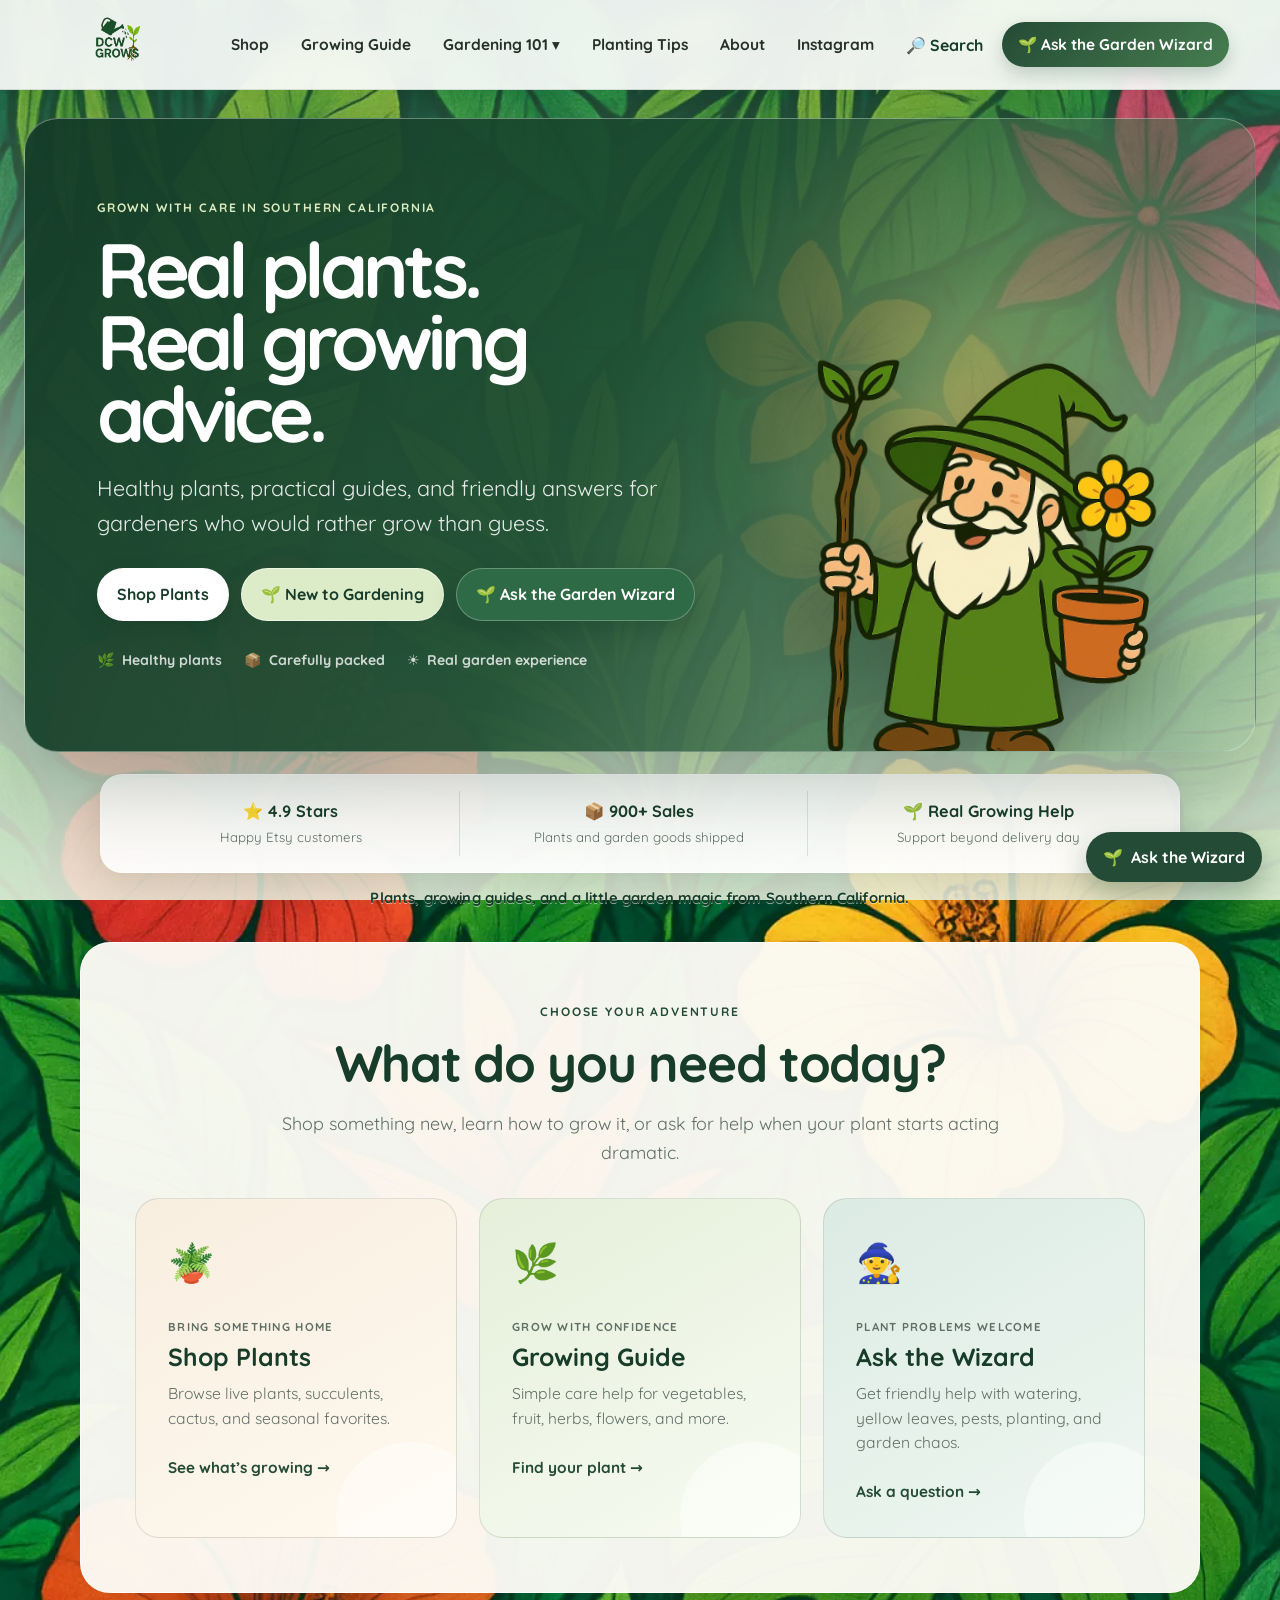
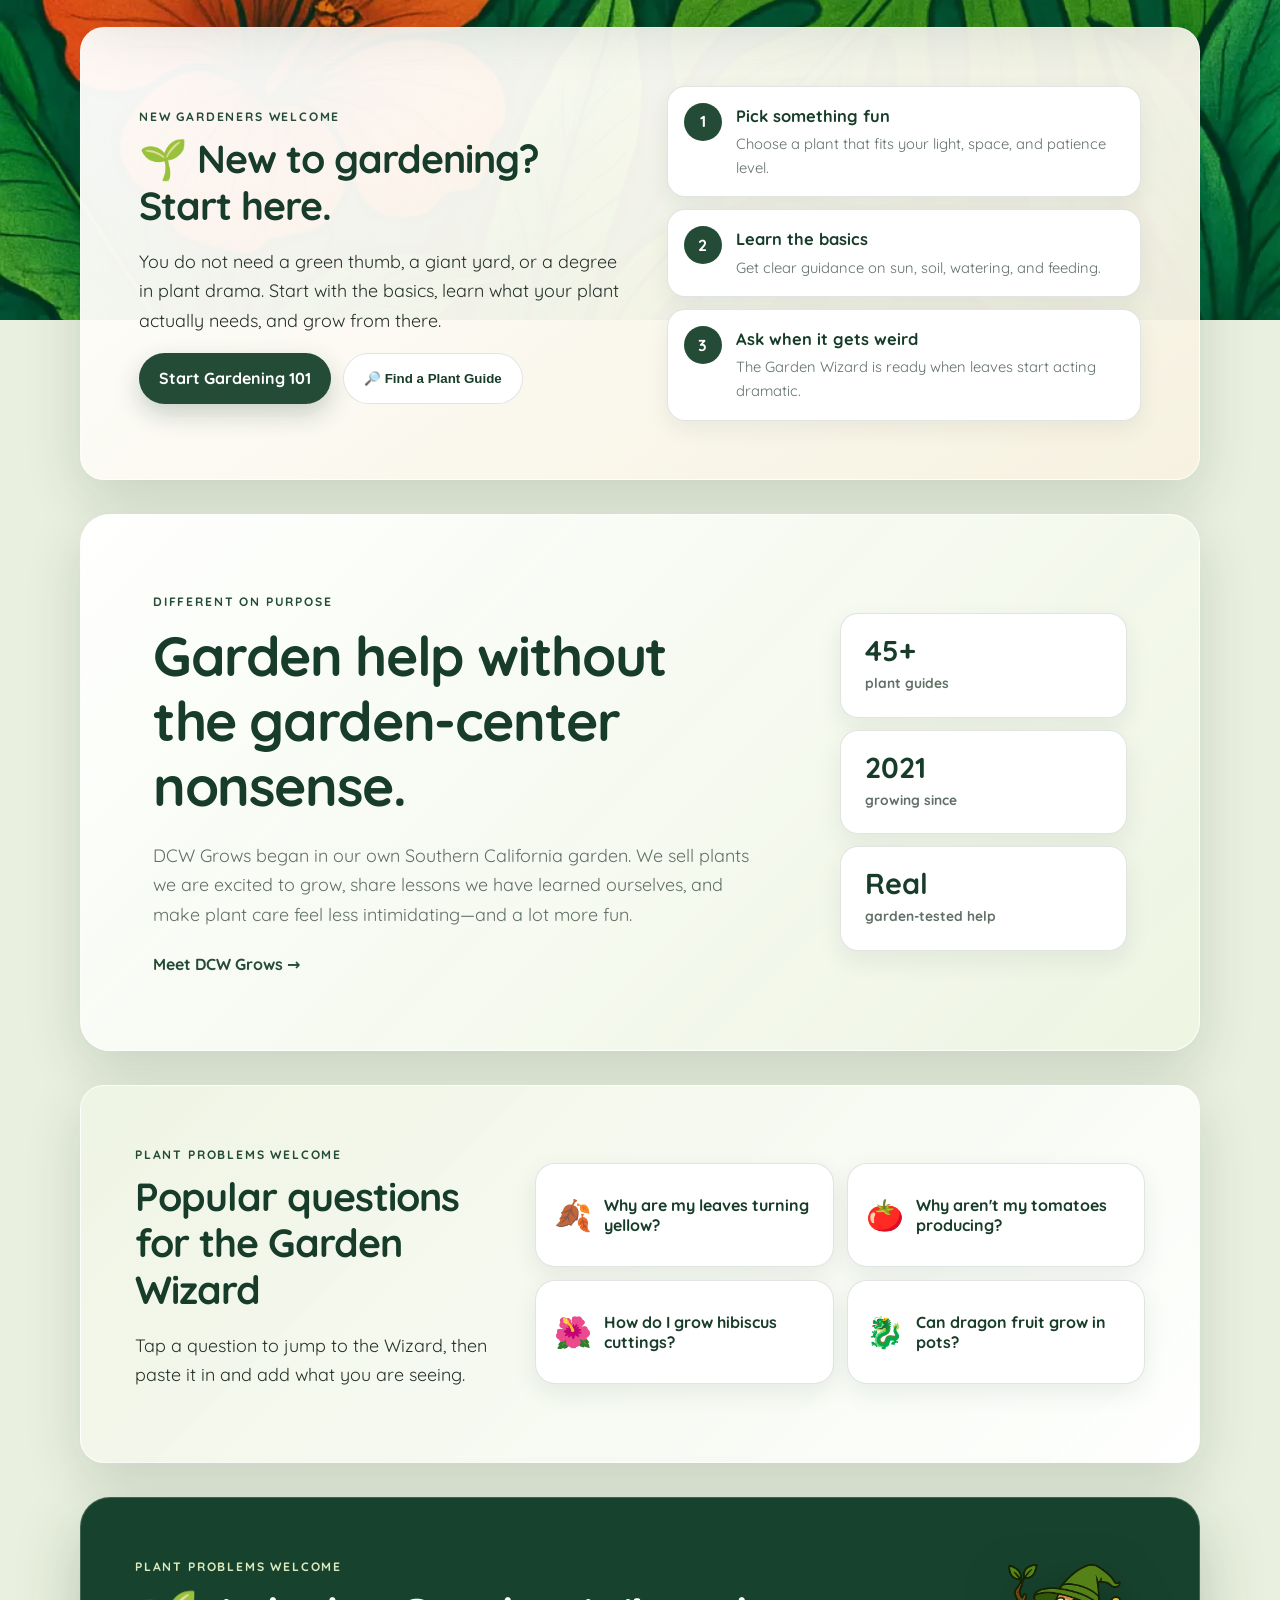
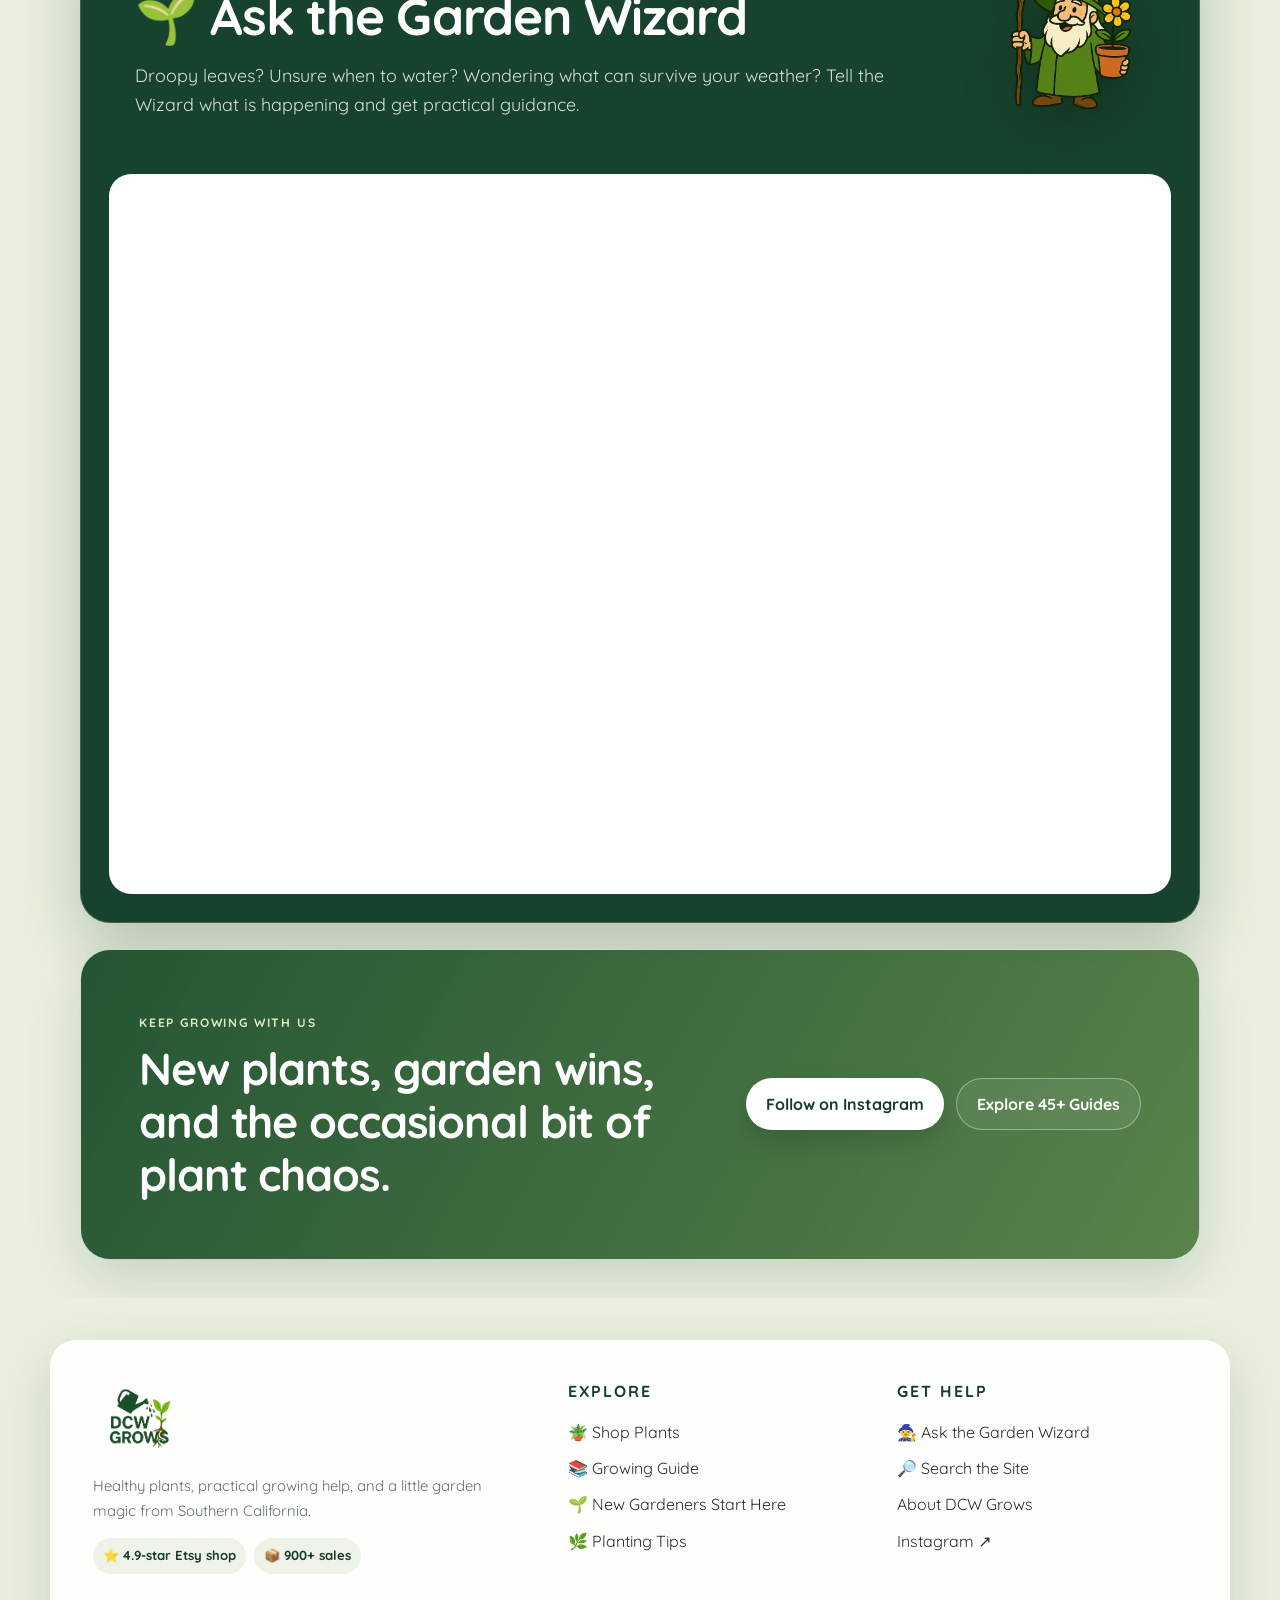
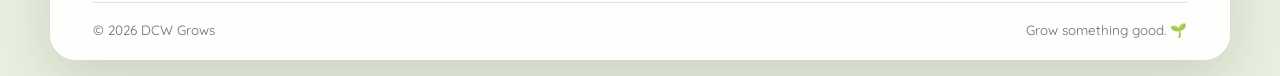
<file: index.html>
<!DOCTYPE html>

<html lang="en">
<head>
<meta charset="utf-8"/>
<meta content="width=device-width, initial-scale=1" name="viewport"/>
<title>DCW Grows | Healthy Plants, Growing Guides &amp; Garden Help</title>
<meta content="Shop healthy plants and get practical growing guides, planting tips, and friendly garden help from DCW Grows in Southern California." name="description"/>
<link href="https://www.dcwgrows.com/" rel="canonical"/>
<meta content="index, follow, max-image-preview:large" name="robots"/>
<link href="favicon.png" rel="icon" type="image/png"/>
<link href="favicon.png" rel="apple-touch-icon"/>
<meta content="DCW Grows | Healthy Plants, Growing Guides &amp; Garden Help" property="og:title"/>
<meta content="Real plants, practical growing advice, and friendly garden help from Southern California." property="og:description"/>
<meta content="https://www.dcwgrows.com/Socialmobileshare.jpg" property="og:image"/>
<meta content="https://www.dcwgrows.com/" property="og:url"/>
<meta content="website" property="og:type"/>
<meta content="summary_large_image" name="twitter:card"/>
<meta content="DCW Grows | Healthy Plants &amp; Garden Help" name="twitter:title"/>
<meta content="Real plants, practical growing advice, and friendly garden help from Southern California." name="twitter:description"/>
<meta content="https://www.dcwgrows.com/Socialmobileshare.jpg" name="twitter:image"/>
<link href="https://fonts.googleapis.com" rel="preconnect"/>
<link crossorigin="" href="https://fonts.gstatic.com" rel="preconnect"/>
<link href="https://fonts.googleapis.com/css2?family=Quicksand:wght@500;600;700&amp;display=swap" rel="stylesheet"/>
<link as="image" href="tropical-background.webp" rel="preload"/>
<link href="dcw-ui-v9.css?v=20260715-9" rel="stylesheet"/>
<script async="" src="https://www.googletagmanager.com/gtag/js?id=G-GFB1YDW450"></script>
<script>window.dataLayer=window.dataLayer||[];function gtag(){dataLayer.push(arguments)}gtag('js',new Date());gtag('config','G-GFB1YDW450');</script>
<script type="application/ld+json">
  [{"@context":"https://schema.org","@type":"Organization","name":"DCW Grows","url":"https://www.dcwgrows.com/","logo":"https://www.dcwgrows.com/DCWGrowsLOGO.webp","sameAs":["https://www.instagram.com/dcwgrows"]},{"@context":"https://schema.org","@type":"WebSite","name":"DCW Grows","url":"https://www.dcwgrows.com/"}]
  </script>
<script type="application/ld+json">{"@context":"https://schema.org","@type":"FAQPage","mainEntity":[{"@type":"Question","name":"Why are my plant's leaves turning yellow?","acceptedAnswer":{"@type":"Answer","text":"Yellow leaves may be caused by watering problems, light stress, nutrient issues, pests, or natural leaf aging. Use the DCW Grows Garden Wizard and include the plant type, watering schedule, light, and recent changes."}},{"@type":"Question","name":"Why are my tomato plants flowering but not producing tomatoes?","acceptedAnswer":{"@type":"Answer","text":"Tomato fruit set can be affected by extreme temperatures, poor pollination, excess nitrogen, water stress, or immature plants."}},{"@type":"Question","name":"How do I grow hibiscus cuttings?","acceptedAnswer":{"@type":"Answer","text":"Hibiscus cuttings can be rooted in a moist, well-draining medium with warmth, humidity, and bright indirect light."}},{"@type":"Question","name":"Can dragon fruit grow in pots?","acceptedAnswer":{"@type":"Answer","text":"Dragon fruit can grow in a large container with fast-draining soil, strong support, ample sun, and careful watering."}}]}</script></head>
<body class="home-page">
<a class="skip-link" href="#main-content">Skip to content</a>
<header class="site-header">
<nav aria-label="Main navigation">
<a aria-label="DCW Grows home" class="logo brand-logo" href="index.html">
<img alt="DCW Grows" height="92" src="DCWGrowsLOGO.webp" width="154"/>
</a>
<a aria-label="Ask the Garden Wizard" class="mobile-wizard-cta" href="#garden-wizard">🌱 <span>Ask the Garden Wizard</span></a><button aria-controls="menu" aria-expanded="false" aria-label="Open navigation menu" class="menu-toggle" id="menuToggle" type="button"><span aria-hidden="true">☰</span></button>
<div class="menu" id="menu">
<a href="shop.html">Shop</a>
<a href="growingguide.html">Growing Guide</a>
<div class="dropdown" id="dropdown">
<a href="gardening101.html" id="gardeningLink">Gardening 101 <span aria-hidden="true">▾</span></a>
<div class="dropdown-content" id="submenu">
<a href="gardening101.html#ourgardenstory">Our Garden Story</a>
<a href="gardening101.html#howwegrow">How We Grow</a>
<a href="gardening101.html#whynomiraclegro">Why No Miracle-Gro</a>
<a href="gardening101.html#ourgoal">Our Goal</a>
</div>
</div>
<a href="tips.html">Planting Tips</a>
<a href="seo.html">About</a>
<a href="https://www.instagram.com/dcwgrows" rel="noopener" target="_blank">Instagram</a>
<button aria-label="Search DCW Grows" class="site-search-trigger nav-search" type="button">🔎 <span>Search</span></button><a class="wizard-nav" href="#garden-wizard">🌱 Ask the Garden Wizard</a>
</div>
</nav>
</header>
<main id="main-content">
<section aria-labelledby="hero-title" class="hero-v2">
<div class="hero-v2-copy">
<span class="eyebrow light">Grown with care in Southern California</span>
<h1 id="hero-title">Real plants.<br/>Real growing advice.</h1>
<p>Healthy plants, practical guides, and friendly answers for gardeners who would rather grow than guess.</p>
<div class="btn-row hero-actions hero-cta-row">
<a class="btn btn-light btn-shop-plants" href="shop.html">Shop Plants</a>
<a class="btn btn-new-gardener" href="#start-here">🌱 New to Gardening</a><a class="btn btn-ghost btn-ask-wizard" href="#garden-wizard">🌱 Ask the Garden Wizard</a>
</div>
<ul aria-label="Why shop DCW Grows" class="hero-proof">
<li><span>🌿</span> Healthy plants</li>
<li><span>📦</span> Carefully packed</li>
<li><span>☀️</span> Real garden experience</li>
</ul>
</div>
<div aria-hidden="true" class="hero-wizard">
<div class="wizard-glow"></div>
<img alt="" fetchpriority="high" height="650" src="GardenWizard.webp" width="540"/>
</div>
</section><section aria-label="DCW Grows shop highlights" class="trust-strip">
<div><strong>⭐ 4.9 Stars</strong><span>Happy Etsy customers</span></div>
<div><strong>📦 900+ Sales</strong><span>Plants and garden goods shipped</span></div>
<div><strong>🌱 Real Growing Help</strong><span>Support beyond delivery day</span></div>
</section><p class="trust-brand-line">Plants, growing guides, and a little garden magic from Southern California.</p>
<section aria-labelledby="path-heading" class="path-v2">
<div class="path-heading-wrap">
<span class="eyebrow">Choose your adventure</span>
<h2 id="path-heading">What do you need today?</h2>
<p>Shop something new, learn how to grow it, or ask for help when your plant starts acting dramatic.</p>
</div>
<div class="path-grid-v2">
<a class="path-card-v2 shop-path" href="shop.html">
<div class="path-icon">🪴</div>
<div><span class="card-label">Bring something home</span><h3>Shop Plants</h3><p>Browse live plants, succulents, cactus, and seasonal favorites.</p><strong>See what’s growing <span aria-hidden="true">→</span></strong></div>
</a>
<a class="path-card-v2 guide-path" href="growingguide.html">
<div class="path-icon">🌿</div>
<div><span class="card-label">Grow with confidence</span><h3>Growing Guide</h3><p>Simple care help for vegetables, fruit, herbs, flowers, and more.</p><strong>Find your plant <span aria-hidden="true">→</span></strong></div>
</a>
<a class="path-card-v2 help-path" href="#garden-wizard">
<div class="path-icon">🧙</div>
<div><span class="card-label">Plant problems welcome</span><h3>Ask the Wizard</h3><p>Get friendly help with watering, yellow leaves, pests, planting, and garden chaos.</p><strong>Ask a question <span aria-hidden="true">→</span></strong></div>
</a>
</div>
</section><section class="start-here-section" id="start-here">
<div class="start-copy">
<span class="eyebrow">New gardeners welcome</span>
<h2>🌱 New to gardening? Start here.</h2>
<p>You do not need a green thumb, a giant yard, or a degree in plant drama. Start with the basics, learn what your plant actually needs, and grow from there.</p>
<div class="btn-row start-actions">
<a class="btn btn-primary" href="gardening101.html">Start Gardening 101</a>
<button class="btn btn-secondary site-search-trigger" type="button">🔎 Find a Plant Guide</button>
</div>
</div>
<div aria-label="Three steps for new gardeners" class="starter-steps">
<article><span>1</span><div><strong>Pick something fun</strong><p>Choose a plant that fits your light, space, and patience level.</p></div></article>
<article><span>2</span><div><strong>Learn the basics</strong><p>Get clear guidance on sun, soil, watering, and feeding.</p></div></article>
<article><span>3</span><div><strong>Ask when it gets weird</strong><p>The Garden Wizard is ready when leaves start acting dramatic.</p></div></article>
</div>
</section>
<section class="brand-story-v2">
<div class="brand-story-copy">
<span class="eyebrow">Different on purpose</span>
<h2>Garden help without the garden-center nonsense.</h2>
<p>DCW Grows began in our own Southern California garden. We sell plants we are excited to grow, share lessons we have learned ourselves, and make plant care feel less intimidating—and a lot more fun.</p>
<a class="inline-link" href="gardening101.html#ourgardenstory">Meet DCW Grows <span aria-hidden="true">→</span></a>
</div>
<div aria-label="DCW Grows highlights" class="story-stats">
<div><strong>45+</strong><span>plant guides</span></div>
<div><strong>2021</strong><span>growing since</span></div>
<div><strong>Real</strong><span>garden-tested help</span></div>
</div>
</section>
<section class="popular-questions">
<div class="question-intro">
<span class="eyebrow">Plant problems welcome</span>
<h2>Popular questions for the Garden Wizard</h2>
<p>Tap a question to jump to the Wizard, then paste it in and add what you are seeing.</p>
</div>
<div class="question-grid">
<a data-wizard-question="Why are my plant's leaves turning yellow?" href="#garden-wizard"><span>🍂</span><strong>Why are my leaves turning yellow?</strong></a>
<a data-wizard-question="Why are my tomato plants flowering but not producing tomatoes?" href="#garden-wizard"><span>🍅</span><strong>Why aren't my tomatoes producing?</strong></a>
<a data-wizard-question="How do I root and grow hibiscus cuttings?" href="#garden-wizard"><span>🌺</span><strong>How do I grow hibiscus cuttings?</strong></a>
<a data-wizard-question="Can dragon fruit grow successfully in a pot?" href="#garden-wizard"><span>🐉</span><strong>Can dragon fruit grow in pots?</strong></a>
</div>
</section><section aria-labelledby="wizard-heading" class="wizard-v2" id="garden-wizard">
<div class="wizard-v2-head">
<div>
<span class="eyebrow light">Plant problems welcome</span>
<h2 id="wizard-heading">🌱 Ask the Garden Wizard</h2>
<p>Droopy leaves? Unsure when to water? Wondering what can survive your weather? Tell the Wizard what is happening and get practical guidance.</p>
</div>
<img alt="DCW Grows Garden Wizard" height="180" loading="lazy" src="GardenWizard.webp" width="150"/>
</div>
<div class="wizard-frame-v2">
<iframe allow="clipboard-write" loading="lazy" src="https://www.chatbase.co/chatbot-iframe/HVeDDdY99TWxWlJj6YXUA" title="Ask the DCW Grows Garden Wizard" width="100%"></iframe>
</div>
</section>
<section class="social-cta-v2">
<div><span class="eyebrow light">Keep growing with us</span><h2>New plants, garden wins, and the occasional bit of plant chaos.</h2></div>
<div class="btn-row"><a class="btn btn-light" href="https://www.instagram.com/dcwgrows" rel="noopener" target="_blank">Follow on Instagram</a><a class="btn btn-ghost" href="growingguide.html">Explore 45+ Guides</a></div>
</section>
</main>
<footer class="site-footer">
<div class="footer-grid">
<div class="footer-brand">
<a class="footer-logo" href="index.html"><img alt="DCW Grows" src="DCWGrowsLOGO.webp"/></a>
<p>Healthy plants, practical growing help, and a little garden magic from Southern California.</p>
<div class="footer-trust"><span>⭐ 4.9-star Etsy shop</span><span>📦 900+ sales</span></div>
</div>
<div>
<h2>Explore</h2>
<a href="shop.html">🪴 Shop Plants</a>
<a href="growingguide.html">📚 Growing Guide</a>
<a href="gardening101.html">🌱 New Gardeners Start Here</a>
<a href="tips.html">🌿 Planting Tips</a>
</div>
<div>
<h2>Get Help</h2>
<a href="index.html#garden-wizard">🧙 Ask the Garden Wizard</a>
<button class="footer-search site-search-trigger" type="button">🔎 Search the Site</button>
<a href="seo.html">About DCW Grows</a>
<a href="https://www.instagram.com/dcwgrows" rel="noopener" target="_blank">Instagram ↗</a>
</div>
</div>
<div class="footer-bottom">
<span>© 2026 DCW Grows</span>
<span>Grow something good. 🌱</span>
</div>
</footer>
<div class="site-search-modal" hidden="" id="siteSearchModal">
<div class="search-backdrop" data-search-close=""></div>
<section aria-labelledby="siteSearchTitle" aria-modal="true" class="search-dialog" role="dialog">
<button aria-label="Close search" class="search-close" data-search-close="" type="button">×</button>
<span class="eyebrow">Find it fast</span>
<h2 id="siteSearchTitle">Search DCW Grows</h2>
<label class="search-input-wrap">
<span class="sr-only">Search plants, guides, and tips</span>
<span aria-hidden="true">🔎</span>
<input autocomplete="off" id="siteSearchInput" placeholder="Search plants, guides, and tips…" type="search"/>
</label>
<p class="search-hint">Try “dragon fruit,” “yellow leaves,” “tomato,” or “beginner.”</p>
<div aria-live="polite" class="site-search-results" id="siteSearchResults"></div>
</section>
</div><a aria-label="Ask the Garden Wizard" class="floating-wizard" href="index.html#garden-wizard">
<span aria-hidden="true">🌱</span><span>Ask the Wizard</span>
</a><script defer="" src="dcw-ui-v9.js?v=20260715-9"></script>
</body>
</html>
</file>
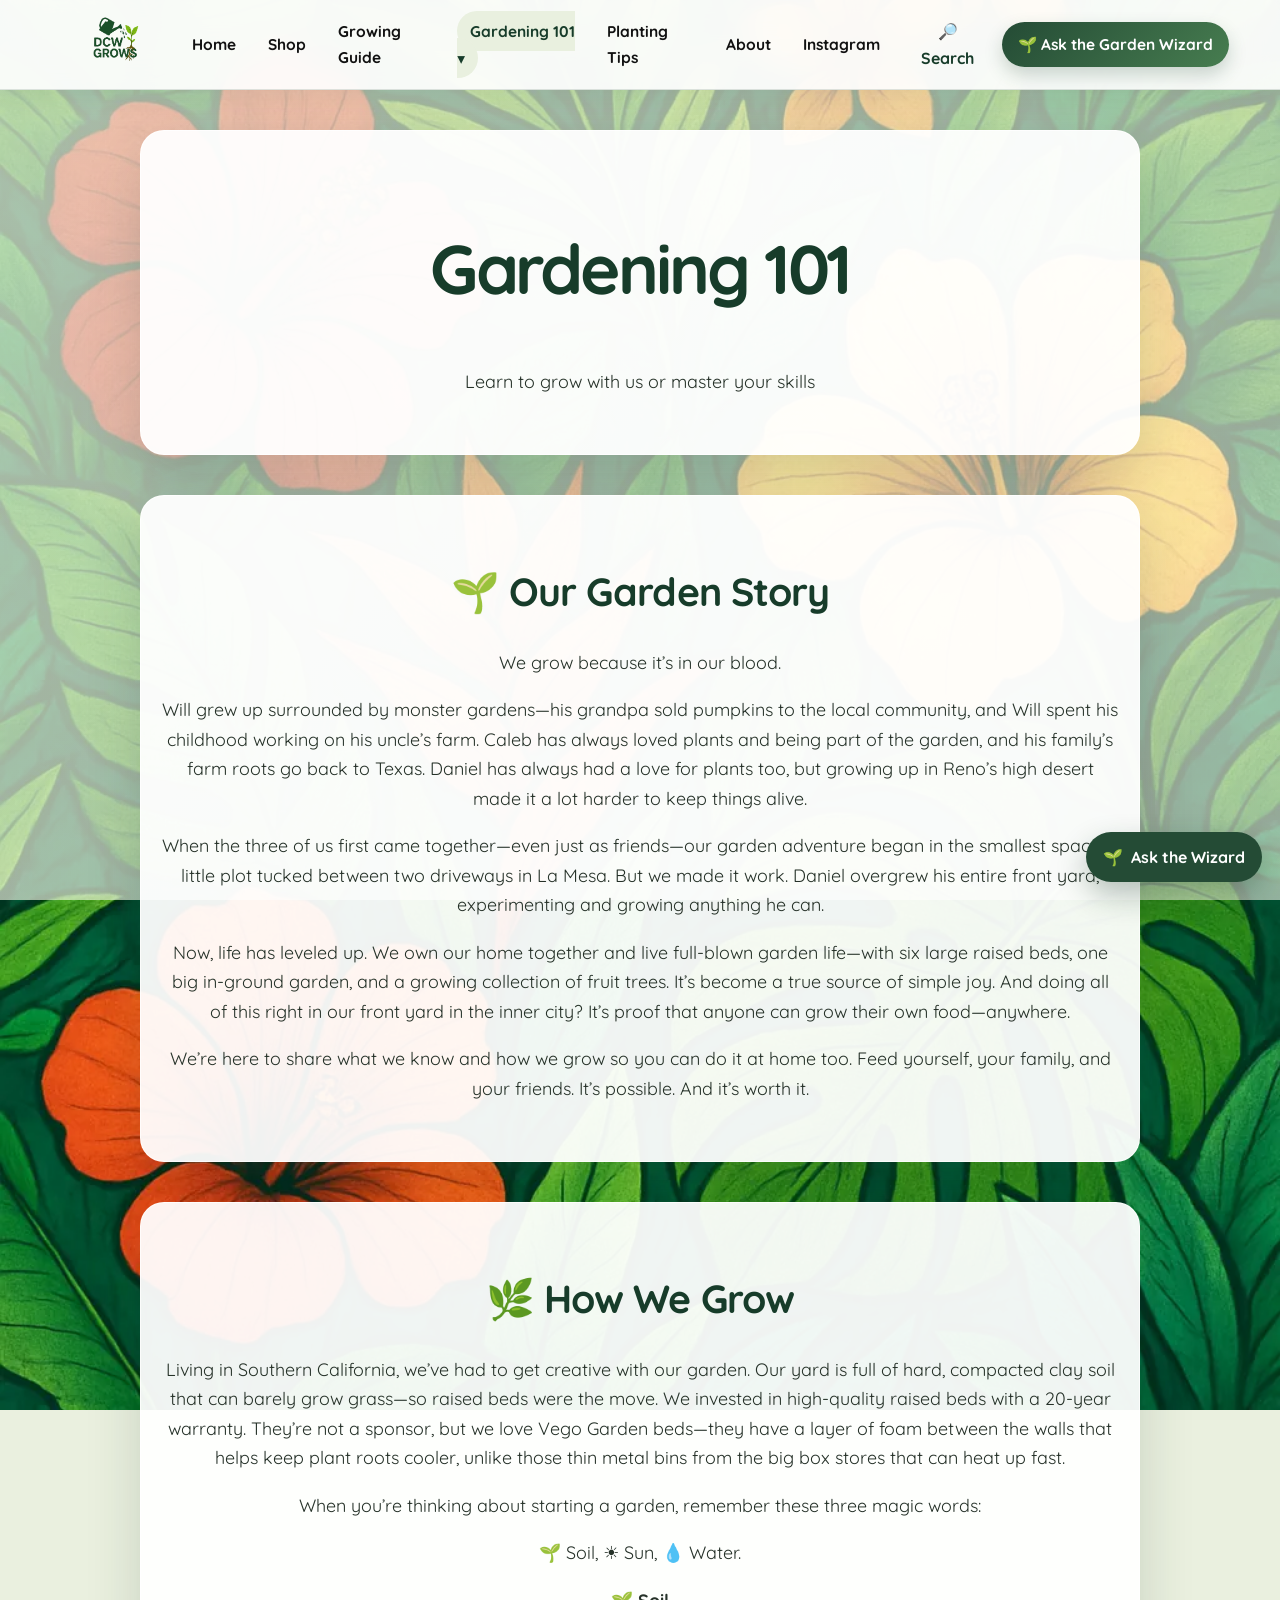
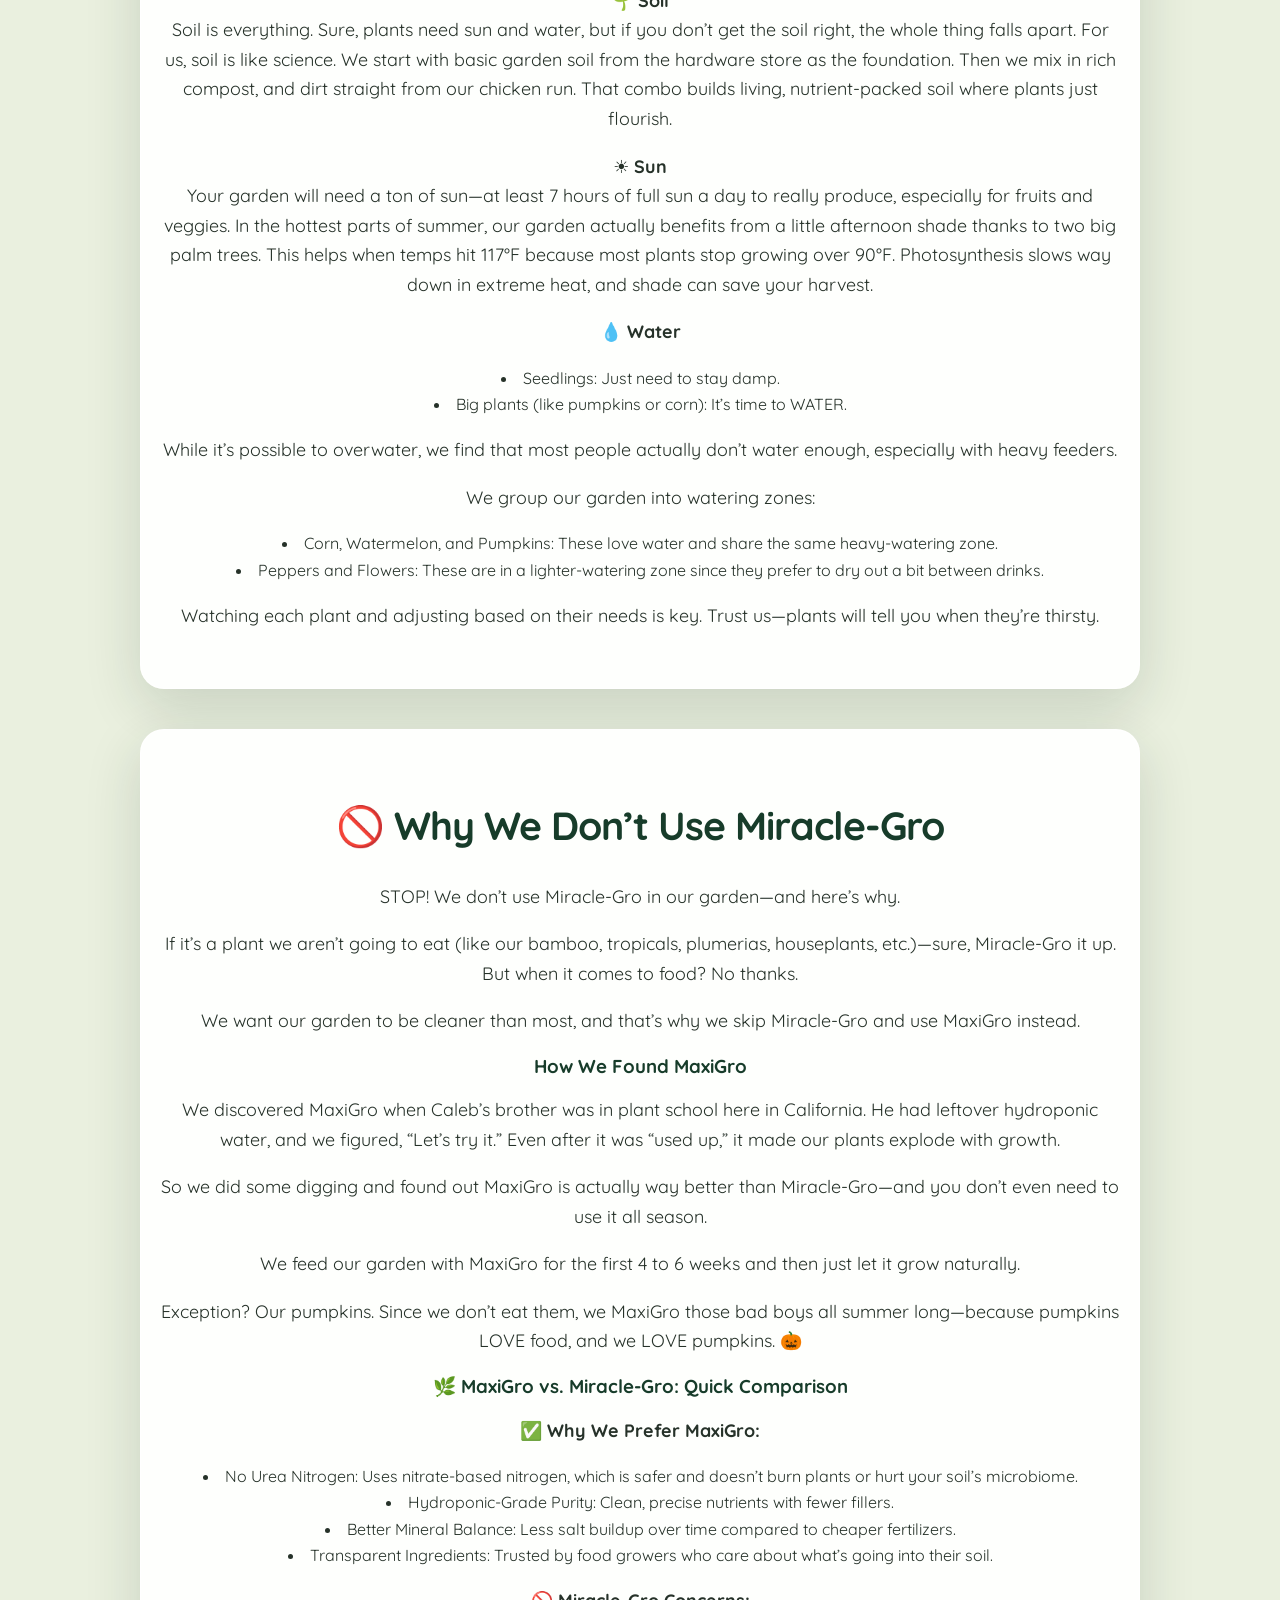
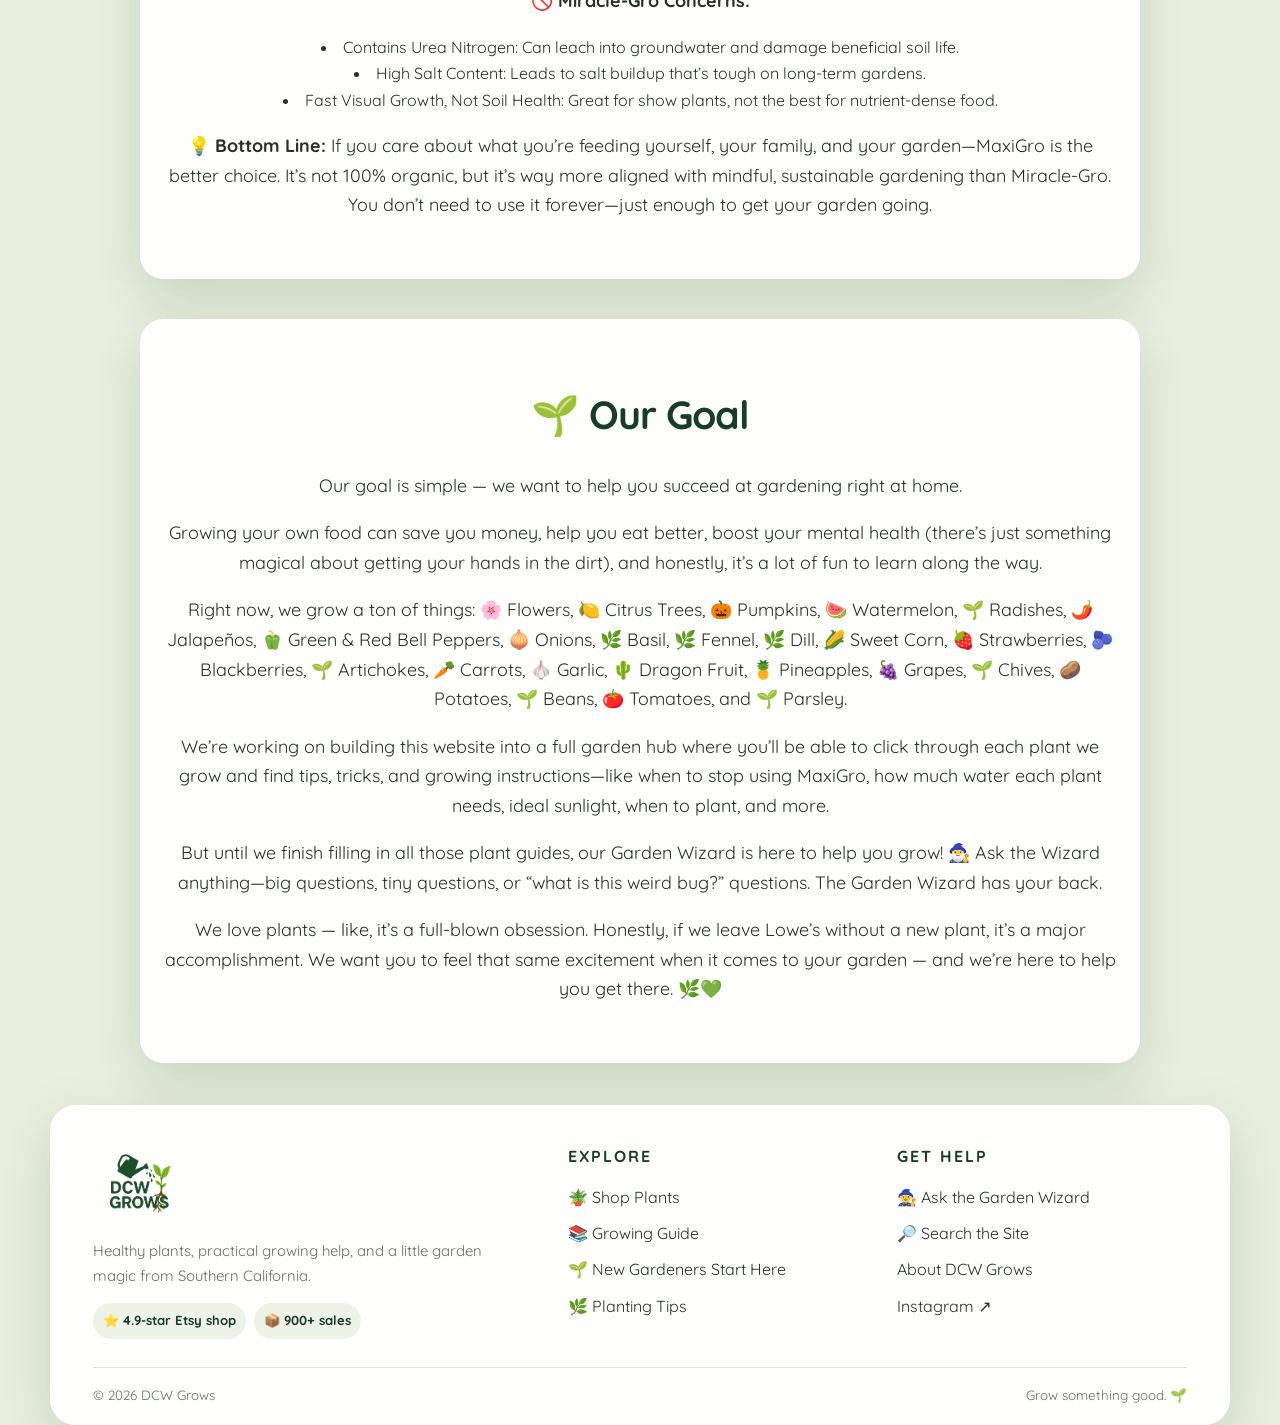
<file: gardening101.html>
<!DOCTYPE html>

<html lang="en">
<head>
<meta charset="utf-8"/>
<meta content="width=device-width, initial-scale=1.0" name="viewport"/>
<title>Gardening 101 | Start Growing with DCW Grows</title>
<!-- Google tag (gtag.js) -->
<script async="" src="https://www.googletagmanager.com/gtag/js?id=G-GFB1YDW450"></script>
<script>
    window.dataLayer = window.dataLayer || [];
    function gtag(){dataLayer.push(arguments);} 
    gtag('js', new Date());
    gtag('config', 'G-GFB1YDW450');
  </script>
<!-- Favicon / OG -->
<link href="favicon.png" rel="icon" type="image/png"/>
<link href="favicon.png" rel="apple-touch-icon"/>
<meta content="Gardening 101 | Start Growing with DCW Grows" property="og:title"/>
<meta content="Learn the gardening basics: soil, sunlight, watering, fertilizer, raised beds, and simple lessons from the DCW Grows home garden." property="og:description"/>
<meta content="https://www.dcwgrows.com/Socialmobileshare.jpg" property="og:image"/>
<meta content="https://www.dcwgrows.com/gardening101.html" property="og:url"/>
<meta content="website" property="og:type"/>
<link href="https://fonts.googleapis.com/css2?family=Quicksand:wght@400;700&amp;display=swap" rel="stylesheet"/>
<style>
    :root{
      --ink:#333; --ink-strong:#111; --accent:#6B8E23;
      --card:rgba(255,255,255,.95); --panel:rgba(255,255,255,.90);
      --radius:12px; --shadow:0 10px 28px rgba(0,0,0,.10);
    }
    *{box-sizing:border-box}
    html,body{height:100%}
    body{
      margin:0; font-family:'Quicksand',sans-serif; color:var(--ink);
      background:url('tropical-background.webp') center/cover fixed no-repeat;
    }

    /* NAV (matches shop.html) */
    nav{
      position:sticky; top:0; z-index:10;
      display:flex; align-items:center; justify-content:space-between;
      padding:14px 20px; background:var(--card);
      box-shadow:0 2px 10px rgba(0,0,0,.06); backdrop-filter:saturate(1.1) blur(6px);
    }
    .logo img{width:56px; height:auto; transition:transform .2s}
    .logo:hover img{transform:scale(1.06)}
    .menu{display:flex; gap:22px; align-items:center}
    nav a{font-weight:700; text-decoration:none; color:var(--ink-strong)}
    nav a:hover{color:var(--accent)}
    .menu a[aria-current="page"]{color:var(--accent)}
    .menu-toggle{display:none; font-size:1.9rem; cursor:pointer; user-select:none}

    /* Dropdown (desktop) */
    .dropdown{position:relative}
    .dropdown > a{font-weight:700}
    .dropdown-content{
      display:none; position:absolute; left:0; top:calc(100% + 10px);
      background:var(--card); min-width:220px; border-radius:10px; box-shadow:var(--shadow); padding:8px; z-index:30;
    }
    .dropdown-content a{display:block; padding:10px 12px; font-weight:600; white-space:nowrap}
    .dropdown:hover .dropdown-content,
    .dropdown:focus-within .dropdown-content,
    .dropdown.open .dropdown-content{display:block}

    /* Mobile */
    @media (max-width: 768px){
      .menu{display:none; flex-direction:column; position:absolute; top:70px; right:16px;
            background:var(--card); padding:14px 18px; border-radius:12px; width:min(88vw, 320px); box-shadow:var(--shadow)}
      .menu.active{display:flex}
      .menu-toggle{display:block}
      /* Mobile: dropdown becomes accordion */
      .dropdown:hover .dropdown-content{display:none}
      .dropdown-content{position:static; display:none; box-shadow:none; padding:0; background:transparent; min-width:unset}
      .dropdown.active .dropdown-content{display:flex; flex-direction:column}
    }

    /* Panels: center content inside boxes */
    section,
    .section-header,
    .content-panel{
      background:var(--panel);
      padding:40px 20px;
      max-width:1000px;
      margin:40px auto;
      border-radius:10px;
      box-shadow:var(--shadow);
      text-align:center; /* center all text in panels */
    }
    section p, section li,
    .section-header p, .section-header li,
    .content-panel p, .content-panel li{ 
      margin-left:auto; margin-right:auto;
    }
    section ul{list-style-position:inside; padding-left:0}
  </style>
<meta content="Learn the gardening basics: soil, sunlight, watering, fertilizer, raised beds, and simple lessons from the DCW Grows home garden." name="description"/><link href="https://www.dcwgrows.com/gardening101.html" rel="canonical"/><meta content="index, follow, max-image-preview:large" name="robots"/><meta content="summary_large_image" name="twitter:card"/><meta content="Gardening 101 | Start Growing with DCW Grows" name="twitter:title"/><meta content="Learn the gardening basics: soil, sunlight, watering, fertilizer, raised beds, and simple lessons from the DCW Grows home garden." name="twitter:description"/><meta content="https://www.dcwgrows.com/Socialmobileshare.jpg" name="twitter:image"/><script type="application/ld+json">[{"@context": "https://schema.org", "@type": "Organization", "name": "DCW Grows", "url": "https://www.dcwgrows.com/", "logo": "https://www.dcwgrows.com/DCWGrowsLOGO.webp", "sameAs": ["https://www.instagram.com/dcwgrows"]}, {"@context": "https://schema.org", "@type": "WebSite", "name": "DCW Grows", "url": "https://www.dcwgrows.com/"}]</script><link href="dcw-ui-v9.css?v=20260715-9" rel="stylesheet"/><link as="image" href="tropical-background.webp" rel="preload"/><script type="application/ld+json">{"@context": "https://schema.org", "@type": "Article", "headline": "Gardening 101: How DCW Grows", "description": "Practical lessons about soil, fertilizer, watering, and growing from the DCW Grows garden.", "author": {"@type": "Organization", "name": "DCW Grows"}, "publisher": {"@type": "Organization", "name": "DCW Grows", "logo": {"@type": "ImageObject", "url": "https://www.dcwgrows.com/DCWGrowsLOGO.webp"}}, "mainEntityOfPage": "https://www.dcwgrows.com/gardening101.html"}</script></head>
<body><a class="skip-link" href="#main-content">Skip to content</a>
<!-- Header -->
<header class="site-header">
<nav aria-label="Main navigation">
<a aria-label="DCW Grows Home" class="logo brand-logo" href="index.html">
<img alt="DCW Grows" decoding="async" src="DCWGrowsLOGO.webp"/>
</a>
<a aria-label="Ask the Garden Wizard" class="mobile-wizard-cta" href="index.html#garden-wizard">🌱 <span>Ask the Garden Wizard</span></a><button aria-controls="menu" aria-expanded="false" aria-label="Open navigation menu" class="menu-toggle" id="menuToggle" type="button"><span aria-hidden="true">☰</span></button>
<div class="menu" id="menu">
<a href="index.html">Home</a>
<a href="shop.html">Shop</a>
<a href="growingguide.html">Growing Guide</a>
<div class="dropdown" id="dropdown">
<a aria-current="page" href="gardening101.html" id="gardeningLink">Gardening 101 <span aria-hidden="true">▾</span></a>
<div class="dropdown-content" id="submenu">
<a href="gardening101.html#ourgardenstory">Our Garden Story</a>
<a href="gardening101.html#howwegrow">How We Grow</a>
<a href="gardening101.html#whynomiraclegro">Why No Miracle-Gro</a>
<a href="gardening101.html#ourgoal">Our Goal</a>
</div>
</div>
<a href="tips.html">Planting Tips</a>
<a href="seo.html">About</a>
<a href="https://www.instagram.com/dcwgrows" rel="noopener" target="_blank">Instagram</a>
<button aria-label="Search DCW Grows" class="site-search-trigger nav-search" type="button">🔎 <span>Search</span></button><a class="wizard-nav" href="index.html#garden-wizard">🌱 Ask the Garden Wizard</a>
</div>
</nav>
</header>
<!-- Header scripts (same behavior as shop.html, with desktop navigation enabled) -->
<div class="site-search-modal" hidden="" id="siteSearchModal">
<div class="search-backdrop" data-search-close=""></div>
<section aria-labelledby="siteSearchTitle" aria-modal="true" class="search-dialog" role="dialog">
<button aria-label="Close search" class="search-close" data-search-close="" type="button">×</button>
<span class="eyebrow">Find it fast</span>
<h2 id="siteSearchTitle">Search DCW Grows</h2>
<label class="search-input-wrap">
<span class="sr-only">Search plants, guides, and tips</span>
<span aria-hidden="true">🔎</span>
<input autocomplete="off" id="siteSearchInput" placeholder="Search plants, guides, and tips…" type="search"/>
</label>
<p class="search-hint">Try “dragon fruit,” “yellow leaves,” “tomato,” or “beginner.”</p>
<div aria-live="polite" class="site-search-results" id="siteSearchResults"></div>
</section>
</div><a aria-label="Ask the Garden Wizard" class="floating-wizard" href="index.html#garden-wizard">
<span aria-hidden="true">🌱</span><span>Ask the Wizard</span>
</a><script>
    // Mobile menu toggle
    const menuToggle = document.getElementById('menuToggle');
    const menu = document.getElementById('menu');
    menuToggle.addEventListener('click', () => {
      const open = menu.classList.toggle('active');
      menuToggle.setAttribute('aria-expanded', String(open));
    });

    // Dropdown logic
    const dropdown = document.getElementById('dropdown');
    const gardeningLink = document.getElementById('gardeningLink');

    // Mobile: tap to open/close submenu; Desktop: allow normal navigation on submenu links
    gardeningLink.addEventListener('click', (e) => {
      if (window.matchMedia('(max-width: 768px)').matches) {
        e.preventDefault();
        dropdown.classList.toggle('active');
      } // desktop: no preventDefault so submenu links navigate
    });

    // Desktop hover stability (tiny delay)
    let ddTimer;
    dropdown.addEventListener('mouseenter', () => {
      clearTimeout(ddTimer);
      dropdown.classList.add('open');
    });
    dropdown.addEventListener('mouseleave', () => {
      ddTimer = setTimeout(() => dropdown.classList.remove('open'), 150);
    });
  </script>
<!-- 🪴 Your Gardening 101 content starts here... -->
<!-- 🪴 Your Gardening 101 content starts here... -->
<section id="main-content">
<h1 class="main-title">Gardening 101</h1>
<p class="subtitle">Learn to grow with us or master your skills</p>
</section>
<!-- Our Garden Story -->
<section id="ourgardenstory">
<h2>🌱 Our Garden Story</h2>
<p>We grow because it’s in our blood.</p>
<p>Will grew up surrounded by monster gardens—his grandpa sold pumpkins to the local community, and Will spent his childhood working on his uncle’s farm. Caleb has always loved plants and being part of the garden, and his family’s farm roots go back to Texas. Daniel has always had a love for plants too, but growing up in Reno’s high desert made it a lot harder to keep things alive.</p>
<p>When the three of us first came together—even just as friends—our garden adventure began in the smallest space: a little plot tucked between two driveways in La Mesa. But we made it work. Daniel overgrew his entire front yard, experimenting and growing anything he can.</p>
<p>Now, life has leveled up. We own our home together and live full-blown garden life—with six large raised beds, one big in-ground garden, and a growing collection of fruit trees. It’s become a true source of simple joy. And doing all of this right in our front yard in the inner city? It’s proof that anyone can grow their own food—anywhere.</p>
<p>We’re here to share what we know and how we grow so you can do it at home too. Feed yourself, your family, and your friends. It’s possible. And it’s worth it.</p>
</section>
<!-- How We Grow -->
<section id="howwegrow">
<h2>🌿 How We Grow</h2>
<p>Living in Southern California, we’ve had to get creative with our garden. Our yard is full of hard, compacted clay soil that can barely grow grass—so raised beds were the move. We invested in high-quality raised beds with a 20-year warranty. They’re not a sponsor, but we love Vego Garden beds—they have a layer of foam between the walls that helps keep plant roots cooler, unlike those thin metal bins from the big box stores that can heat up fast.</p>
<p>When you’re thinking about starting a garden, remember these three magic words:</p>
<p>🌱 Soil, ☀️ Sun, 💧 Water.</p>
<p>🌱 <strong>Soil</strong><br/>
            Soil is everything. Sure, plants need sun and water, but if you don’t get the soil right, the whole thing falls apart. For us, soil is like science.
            We start with basic garden soil from the hardware store as the foundation. Then we mix in rich compost, and dirt straight from our chicken run. That combo builds living, nutrient-packed soil where plants just flourish.
        </p>
<p>☀️ <strong>Sun</strong><br/>
            Your garden will need a ton of sun—at least 7 hours of full sun a day to really produce, especially for fruits and veggies.
            In the hottest parts of summer, our garden actually benefits from a little afternoon shade thanks to two big palm trees. This helps when temps hit 117°F because most plants stop growing over 90°F. Photosynthesis slows way down in extreme heat, and shade can save your harvest.
        </p>
<p>💧 <strong>Water</strong></p>
<ul>
<li>Seedlings: Just need to stay damp.</li>
<li>Big plants (like pumpkins or corn): It’s time to WATER.</li>
</ul>
<p>While it’s possible to overwater, we find that most people actually don’t water enough, especially with heavy feeders.</p>
<p>We group our garden into watering zones:</p>
<ul>
<li>Corn, Watermelon, and Pumpkins: These love water and share the same heavy-watering zone.</li>
<li>Peppers and Flowers: These are in a lighter-watering zone since they prefer to dry out a bit between drinks.</li>
</ul>
<p>Watching each plant and adjusting based on their needs is key. Trust us—plants will tell you when they’re thirsty.</p>
</section>
<!-- Miracle-Gro Section -->
<section id="whynomiraclegro">
<h2>🚫 Why We Don’t Use Miracle-Gro</h2>
<p>STOP! We don’t use Miracle-Gro in our garden—and here’s why.</p>
<p>If it’s a plant we aren’t going to eat (like our bamboo, tropicals, plumerias, houseplants, etc.)—sure, Miracle-Gro it up. But when it comes to food? No thanks.</p>
<p>We want our garden to be cleaner than most, and that’s why we skip Miracle-Gro and use MaxiGro instead.</p>
<h3>How We Found MaxiGro</h3>
<p>We discovered MaxiGro when Caleb’s brother was in plant school here in California. He had leftover hydroponic water, and we figured, “Let’s try it.” Even after it was “used up,” it made our plants explode with growth.</p>
<p>So we did some digging and found out MaxiGro is actually way better than Miracle-Gro—and you don’t even need to use it all season.</p>
<p>We feed our garden with MaxiGro for the first 4 to 6 weeks and then just let it grow naturally.</p>
<p>Exception? Our pumpkins. Since we don’t eat them, we MaxiGro those bad boys all summer long—because pumpkins LOVE food, and we LOVE pumpkins. 🎃</p>
<h3>🌿 MaxiGro vs. Miracle-Gro: Quick Comparison</h3>
<p><strong>✅ Why We Prefer MaxiGro:</strong></p>
<ul>
<li>No Urea Nitrogen: Uses nitrate-based nitrogen, which is safer and doesn’t burn plants or hurt your soil’s microbiome.</li>
<li>Hydroponic-Grade Purity: Clean, precise nutrients with fewer fillers.</li>
<li>Better Mineral Balance: Less salt buildup over time compared to cheaper fertilizers.</li>
<li>Transparent Ingredients: Trusted by food growers who care about what’s going into their soil.</li>
</ul>
<p><strong>🚫 Miracle-Gro Concerns:</strong></p>
<ul>
<li>Contains Urea Nitrogen: Can leach into groundwater and damage beneficial soil life.</li>
<li>High Salt Content: Leads to salt buildup that’s tough on long-term gardens.</li>
<li>Fast Visual Growth, Not Soil Health: Great for show plants, not the best for nutrient-dense food.</li>
</ul>
<p><strong>💡 Bottom Line:</strong> If you care about what you’re feeding yourself, your family, and your garden—MaxiGro is the better choice. It’s not 100% organic, but it’s way more aligned with mindful, sustainable gardening than Miracle-Gro. You don’t need to use it forever—just enough to get your garden going.</p>
</section>
<!-- Our Goal Section -->
<section id="ourgoal">
<h2>🌱 Our Goal</h2>
<p>Our goal is simple — we want to help you succeed at gardening right at home.</p>
<p>Growing your own food can save you money, help you eat better, boost your mental health (there’s just something magical about getting your hands in the dirt), and honestly, it’s a lot of fun to learn along the way.</p>
<p>Right now, we grow a ton of things:
            🌸 Flowers, 🍋 Citrus Trees, 🎃 Pumpkins, 🍉 Watermelon, 🌱 Radishes, 🌶️ Jalapeños, 🫑 Green &amp; Red Bell Peppers, 🧅 Onions, 🌿 Basil, 🌿 Fennel, 🌿 Dill, 🌽 Sweet Corn, 🍓 Strawberries, 🫐 Blackberries, 🌱 Artichokes, 🥕 Carrots, 🧄 Garlic, 🌵 Dragon Fruit, 🍍 Pineapples, 🍇 Grapes, 🌱 Chives, 🥔 Potatoes, 🌱 Beans, 🍅 Tomatoes, and 🌱 Parsley.
        </p>
<p>We’re working on building this website into a full garden hub where you’ll be able to click through each plant we grow and find tips, tricks, and growing instructions—like when to stop using MaxiGro, how much water each plant needs, ideal sunlight, when to plant, and more.</p>
<p>But until we finish filling in all those plant guides, our Garden Wizard is here to help you grow! 🧙‍♂️ Ask the Wizard anything—big questions, tiny questions, or “what is this weird bug?” questions. The Garden Wizard has your back.</p>
<p>We love plants — like, it’s a full-blown obsession. Honestly, if we leave Lowe’s without a new plant, it’s a major accomplishment. We want you to feel that same excitement when it comes to your garden — and we’re here to help you get there. 🌿💚</p>
</section>
<!-- Footer -->
<footer class="site-footer">
<div class="footer-grid">
<div class="footer-brand">
<a class="footer-logo" href="index.html"><img alt="DCW Grows" src="DCWGrowsLOGO.webp"/></a>
<p>Healthy plants, practical growing help, and a little garden magic from Southern California.</p>
<div class="footer-trust"><span>⭐ 4.9-star Etsy shop</span><span>📦 900+ sales</span></div>
</div>
<div>
<h2>Explore</h2>
<a href="shop.html">🪴 Shop Plants</a>
<a href="growingguide.html">📚 Growing Guide</a>
<a href="gardening101.html">🌱 New Gardeners Start Here</a>
<a href="tips.html">🌿 Planting Tips</a>
</div>
<div>
<h2>Get Help</h2>
<a href="index.html#garden-wizard">🧙 Ask the Garden Wizard</a>
<button class="footer-search site-search-trigger" type="button">🔎 Search the Site</button>
<a href="seo.html">About DCW Grows</a>
<a href="https://www.instagram.com/dcwgrows" rel="noopener" target="_blank">Instagram ↗</a>
</div>
</div>
<div class="footer-bottom">
<span>© 2026 DCW Grows</span>
<span>Grow something good. 🌱</span>
</div>
</footer>
<!-- JavaScript -->
<script>
        function toggleMenu() {
            document.getElementById('menu').classList.toggle('active');
        }

        function toggleSubmenu(event) {
            event.preventDefault();
            document.getElementById('submenu').classList.toggle('active');
        }
    </script>
<script defer="" src="dcw-ui-v9.js?v=20260715-9"></script></body>
</html>
</file>
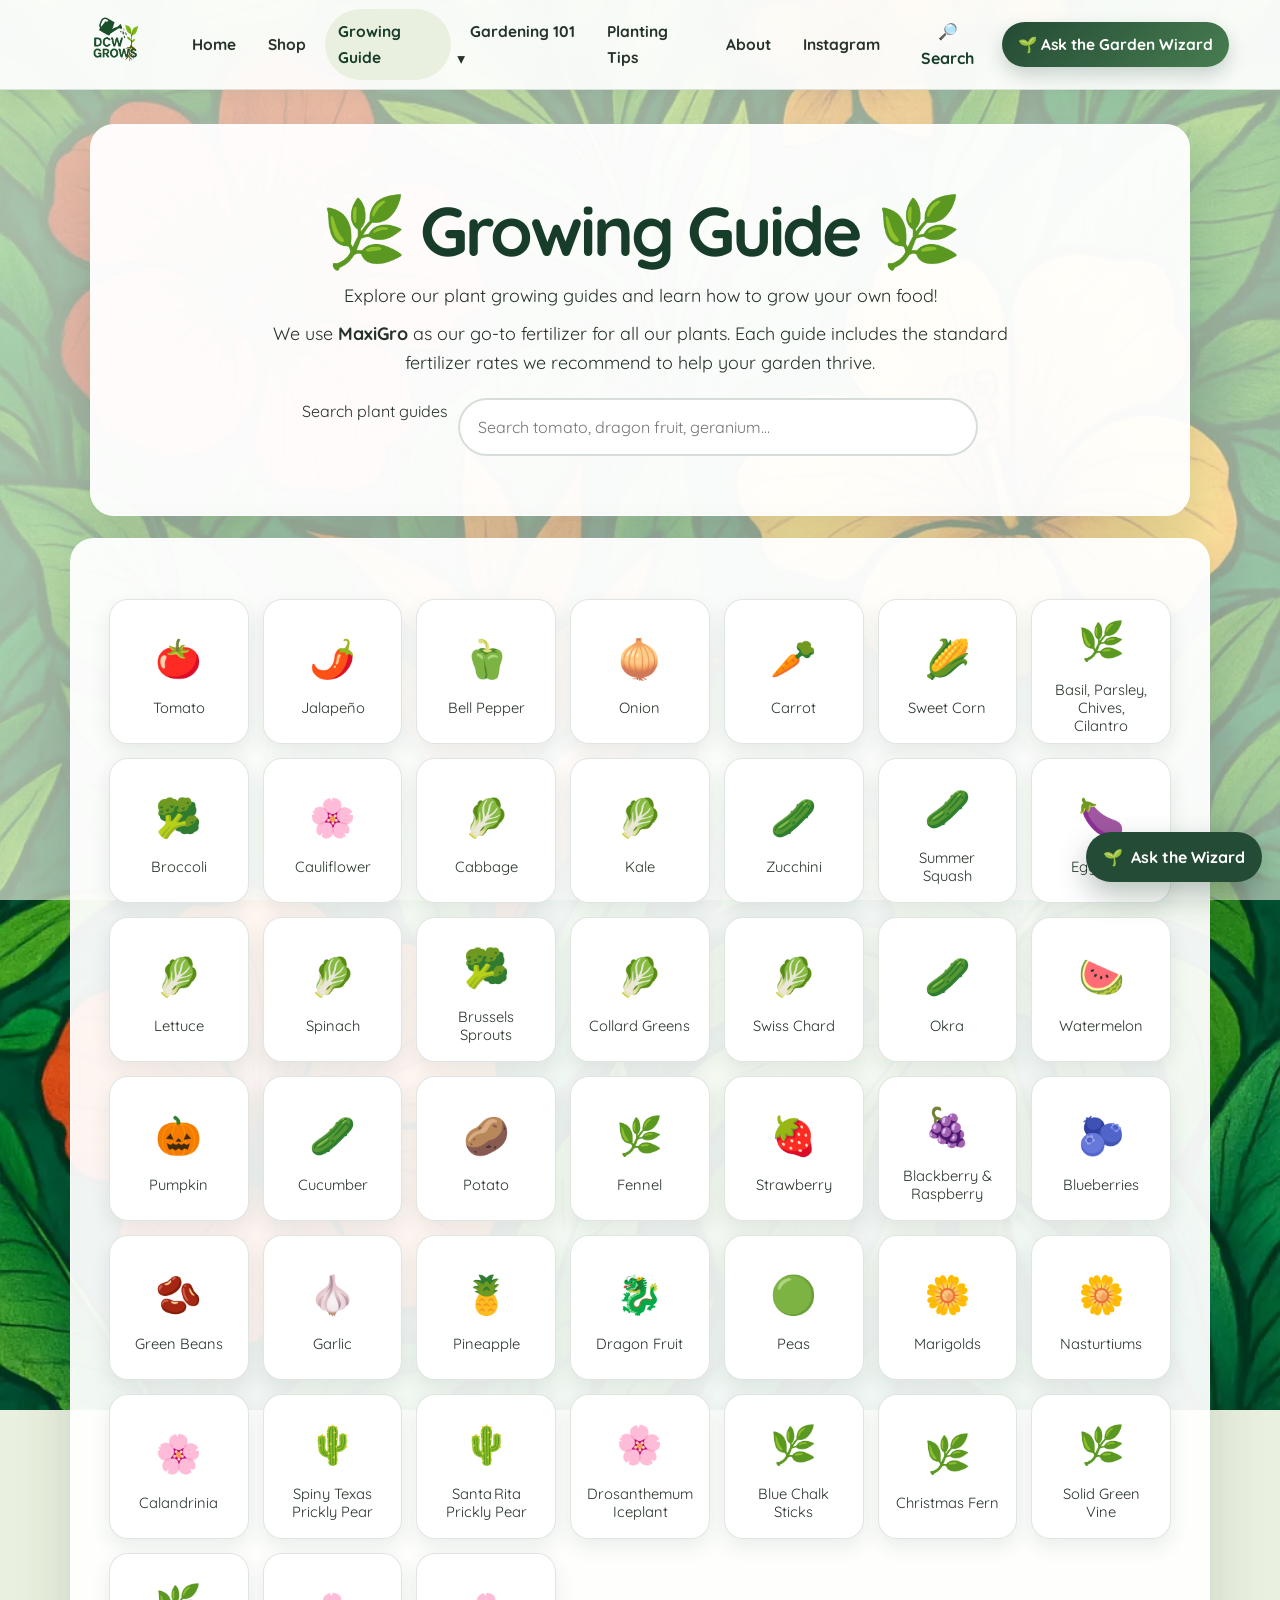
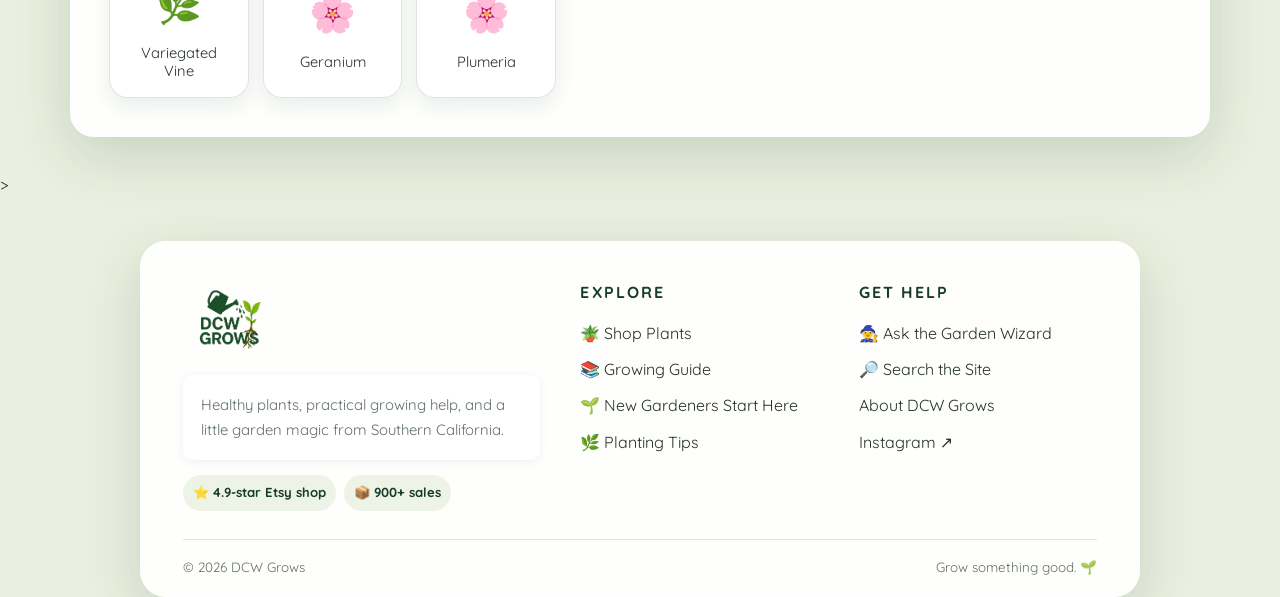
<file: growingguide.html>
<!DOCTYPE html>

<html lang="en">
<head>
<meta charset="utf-8"/>
<meta content="width=device-width, initial-scale=1.0" name="viewport"/>
<title>Plant Growing Guide | DCW Grows</title>
<!-- Google tag (gtag.js) -->
<script async="" src="https://www.googletagmanager.com/gtag/js?id=G-GFB1YDW450"></script>
<script>
    window.dataLayer = window.dataLayer || [];
    function gtag(){dataLayer.push(arguments);} 
    gtag('js', new Date());
    gtag('config', 'G-GFB1YDW450');
  </script>
<!-- Favicon / OG -->
<link href="favicon.png" rel="icon" type="image/png"/>
<link href="favicon.png" rel="apple-touch-icon"/>
<meta content="Plant Growing Guide | DCW Grows" property="og:title"/>
<meta content="Find practical care instructions for vegetables, herbs, fruit, flowers, succulents, and outdoor plants, including sun, water, soil, and harvest tips." property="og:description"/>
<meta content="https://www.dcwgrows.com/Socialmobileshare.jpg" property="og:image"/>
<meta content="https://www.dcwgrows.com/growingguide.html" property="og:url"/>
<meta content="website" property="og:type"/>
<link href="https://fonts.googleapis.com/css2?family=Quicksand:wght@400;700&amp;display=swap" rel="stylesheet"/>
<style>
    :root{
      --ink:#333; --ink-strong:#111; --accent:#6B8E23;
      --card:rgba(255,255,255,.95); --panel:rgba(255,255,255,.90);
      --radius:12px; --shadow:0 10px 28px rgba(0,0,0,.10);
    }
    *{box-sizing:border-box}
    html,body{height:100%}
    body{
      margin:0; font-family:'Quicksand',sans-serif; color:var(--ink);
      background:url('tropical-background.webp') center/cover fixed no-repeat;
    }

    /* NAV */
    .dcw-nav{
      position:sticky; top:0; z-index:1000;
      display:flex; justify-content:space-between; align-items:center;
      padding:14px 20px; background:var(--card);
      box-shadow:0 2px 10px rgba(0,0,0,.06); backdrop-filter:saturate(1.1) blur(6px);
    }
    .dcw-logo img{width:56px; height:auto; transition:transform .2s}
    .dcw-logo:hover img{transform:scale(1.06)}
    .dcw-menu{display:flex; gap:22px; align-items:center}
    .dcw-nav a{text-decoration:none; font-weight:700; color:#111}
    .dcw-nav a:hover{color:var(--accent)}
    .dcw-menu a[aria-current="page"]{color:var(--accent)}
    .dcw-menu-toggle{display:none; font-size:1.9rem; cursor:pointer; user-select:none}
    .dcw-dropdown{position:relative}
    .dcw-dropdown-content{
      display:none; position:absolute; left:0; top:calc(100% + 10px);
      background:var(--card); min-width:220px; border-radius:12px;
      box-shadow:var(--shadow); padding:8px; z-index:1100;
    }
    .dcw-dropdown-content a{display:block; padding:10px 12px; font-weight:600; white-space:nowrap}
    .dcw-dropdown:hover .dcw-dropdown-content,
    .dcw-dropdown.open .dcw-dropdown-content{display:block}

    @media (max-width:768px){
      .dcw-menu{
        display:none; flex-direction:column; position:absolute; top:70px; right:16px;
        background:var(--card); padding:14px 18px; border-radius:12px;
        width:min(88vw,320px); box-shadow:var(--shadow);
      }
      .dcw-menu.active{display:flex}
      .dcw-menu-toggle{display:block}
      .dcw-dropdown:hover .dcw-dropdown-content{display:none}
      .dcw-dropdown-content{position:static; display:none; box-shadow:none; padding:0; background:transparent; min-width:unset}
      .dcw-dropdown.active .dcw-dropdown-content{display:flex; flex-direction:column}
    }

    /* Growing Guide Panels (unchanged) */
    .section-header{
      background:var(--panel); padding:40px 20px; max-width:1200px;
      margin:40px auto; border-radius:10px; text-align:center;
    }
    footer{text-align:center;margin:40px auto 20px;max-width:1000px}
    footer p{background:rgba(255,255,255,.9);padding:18px;border-radius:10px;box-shadow:0 2px 10px rgba(0,0,0,.06)}

    /* ✅ Fixed modal overlay (cute centered box) */
    .modal{
      display:none;                 /* hidden until JS shows */
      position:fixed; inset:0;
      z-index:2000;
      background:rgba(0,0,0,.55);   /* dim backdrop */
      overflow:auto; padding:32px 16px;
    }
    .modal.show{ display:block; }
    .modal-content{
      position:relative;
      width:min(900px, 92vw);
      margin:40px auto;
      background:#fff;
      border-radius:12px;
      box-shadow:0 20px 40px rgba(0,0,0,.18);
      padding:22px;
      text-align:left;
    }
    .close{
      position:absolute; top:10px; right:14px;
      font-size:26px; line-height:1; cursor:pointer; color:#888;
    }
    .close:hover{ color:#111; }
    body.modal-open{ overflow:hidden; } /* lock background scroll when open */
  </style>
<meta content="Find practical care instructions for vegetables, herbs, fruit, flowers, succulents, and outdoor plants, including sun, water, soil, and harvest tips." name="description"/><link href="https://www.dcwgrows.com/growingguide.html" rel="canonical"/><meta content="index, follow, max-image-preview:large" name="robots"/><meta content="summary_large_image" name="twitter:card"/><meta content="Plant Growing Guide | DCW Grows" name="twitter:title"/><meta content="Find practical care instructions for vegetables, herbs, fruit, flowers, succulents, and outdoor plants, including sun, water, soil, and harvest tips." name="twitter:description"/><meta content="https://www.dcwgrows.com/Socialmobileshare.jpg" name="twitter:image"/><script type="application/ld+json">[{"@context": "https://schema.org", "@type": "Organization", "name": "DCW Grows", "url": "https://www.dcwgrows.com/", "logo": "https://www.dcwgrows.com/DCWGrowsLOGO.webp", "sameAs": ["https://www.instagram.com/dcwgrows"]}, {"@context": "https://schema.org", "@type": "WebSite", "name": "DCW Grows", "url": "https://www.dcwgrows.com/"}]</script><link href="dcw-ui-v9.css?v=20260715-9" rel="stylesheet"/><link as="image" href="tropical-background.webp" rel="preload"/><script type="application/ld+json">{"@context": "https://schema.org", "@type": "ItemList", "name": "DCW Grows Plant Growing Guides", "numberOfItems": 45, "itemListElement": [{"@type": "ListItem", "position": 1, "name": "\ud83c\udf45 Tomato"}, {"@type": "ListItem", "position": 2, "name": "\ud83c\udf36\ufe0f Jalape\u00f1o"}, {"@type": "ListItem", "position": 3, "name": "\ud83e\uded1 Bell Pepper"}, {"@type": "ListItem", "position": 4, "name": "\ud83e\uddc5 Onion"}, {"@type": "ListItem", "position": 5, "name": "\ud83e\udd55 Carrot"}, {"@type": "ListItem", "position": 6, "name": "\ud83c\udf3d Sweet Corn"}, {"@type": "ListItem", "position": 7, "name": "\ud83c\udf3f Basil, Parsley, Chives, Cilantro"}, {"@type": "ListItem", "position": 8, "name": "\ud83e\udd66 Broccoli"}, {"@type": "ListItem", "position": 9, "name": "\ud83c\udf38 Cauliflower"}, {"@type": "ListItem", "position": 10, "name": "\ud83e\udd6c Cabbage"}, {"@type": "ListItem", "position": 11, "name": "\ud83e\udd6c Kale"}, {"@type": "ListItem", "position": 12, "name": "\ud83e\udd52 Zucchini"}, {"@type": "ListItem", "position": 13, "name": "\ud83e\udd52 Summer Squash"}, {"@type": "ListItem", "position": 14, "name": "\ud83c\udf46 Eggplant"}, {"@type": "ListItem", "position": 15, "name": "\ud83e\udd6c Lettuce"}, {"@type": "ListItem", "position": 16, "name": "\ud83e\udd6c Spinach"}, {"@type": "ListItem", "position": 17, "name": "\ud83e\udd66 Brussels Sprouts"}, {"@type": "ListItem", "position": 18, "name": "\ud83e\udd6c Collard Greens"}, {"@type": "ListItem", "position": 19, "name": "\ud83e\udd6c Swiss Chard"}, {"@type": "ListItem", "position": 20, "name": "\ud83e\udd52 Okra"}, {"@type": "ListItem", "position": 21, "name": "\ud83c\udf49 Watermelon"}, {"@type": "ListItem", "position": 22, "name": "\ud83c\udf83 Pumpkin"}, {"@type": "ListItem", "position": 23, "name": "\ud83e\udd52 Cucumber"}, {"@type": "ListItem", "position": 24, "name": "\ud83e\udd54 Potato"}, {"@type": "ListItem", "position": 25, "name": "\ud83c\udf3f Fennel"}, {"@type": "ListItem", "position": 26, "name": "\ud83c\udf53 Strawberry"}, {"@type": "ListItem", "position": 27, "name": "\ud83c\udf47 Blackberry & Raspberry"}, {"@type": "ListItem", "position": 28, "name": "\ud83e\uded0 Blueberries"}, {"@type": "ListItem", "position": 29, "name": "\ud83e\uded8 Green Beans"}, {"@type": "ListItem", "position": 30, "name": "\ud83e\uddc4 Garlic"}, {"@type": "ListItem", "position": 31, "name": "\ud83c\udf4d Pineapple"}, {"@type": "ListItem", "position": 32, "name": "\ud83d\udc09 Dragon Fruit"}, {"@type": "ListItem", "position": 33, "name": "\ud83d\udfe2 Peas"}, {"@type": "ListItem", "position": 34, "name": "\ud83c\udf3c Marigolds"}, {"@type": "ListItem", "position": 35, "name": "\ud83c\udf3c Nasturtiums"}, {"@type": "ListItem", "position": 36, "name": "\ud83c\udf38 Calandrinia"}, {"@type": "ListItem", "position": 37, "name": "\ud83c\udf35 Spiny Texas Prickly Pear"}, {"@type": "ListItem", "position": 38, "name": "\ud83c\udf35 Santa\u202fRita Prickly Pear"}, {"@type": "ListItem", "position": 39, "name": "\ud83c\udf38 Drosanthemum Iceplant"}, {"@type": "ListItem", "position": 40, "name": "\ud83c\udf3f Blue Chalk Sticks"}, {"@type": "ListItem", "position": 41, "name": "\ud83c\udf3f Christmas Fern"}, {"@type": "ListItem", "position": 42, "name": "\ud83c\udf3f Solid Green Vine"}, {"@type": "ListItem", "position": 43, "name": "\ud83c\udf3f Variegated Vine"}, {"@type": "ListItem", "position": 44, "name": "\ud83c\udf38 Geranium"}, {"@type": "ListItem", "position": 45, "name": "\ud83c\udf38 Plumeria"}]}</script></head>
<body><a class="skip-link" href="#main-content">Skip to content</a>
<header class="site-header">
<nav aria-label="Main navigation">
<a aria-label="DCW Grows Home" class="logo brand-logo" href="index.html">
<img alt="DCW Grows" decoding="async" src="DCWGrowsLOGO.webp"/>
</a>
<a aria-label="Ask the Garden Wizard" class="mobile-wizard-cta" href="index.html#garden-wizard">🌱 <span>Ask the Garden Wizard</span></a><button aria-controls="menu" aria-expanded="false" aria-label="Open navigation menu" class="menu-toggle" id="menuToggle" type="button"><span aria-hidden="true">☰</span></button>
<div class="menu" id="menu">
<a href="index.html">Home</a>
<a href="shop.html">Shop</a>
<a aria-current="page" href="growingguide.html">Growing Guide</a>
<div class="dropdown" id="dropdown">
<a href="gardening101.html" id="gardeningLink">Gardening 101 <span aria-hidden="true">▾</span></a>
<div class="dropdown-content" id="submenu">
<a href="gardening101.html#ourgardenstory">Our Garden Story</a>
<a href="gardening101.html#howwegrow">How We Grow</a>
<a href="gardening101.html#whynomiraclegro">Why No Miracle-Gro</a>
<a href="gardening101.html#ourgoal">Our Goal</a>
</div>
</div>
<a href="tips.html">Planting Tips</a>
<a href="seo.html">About</a>
<a href="https://www.instagram.com/dcwgrows" rel="noopener" target="_blank">Instagram</a>
<button aria-label="Search DCW Grows" class="site-search-trigger nav-search" type="button">🔎 <span>Search</span></button><a class="wizard-nav" href="index.html#garden-wizard">🌱 Ask the Garden Wizard</a>
</div>
</nav>
</header>
<div class="site-search-modal" hidden="" id="siteSearchModal">
<div class="search-backdrop" data-search-close=""></div>
<section aria-labelledby="siteSearchTitle" aria-modal="true" class="search-dialog" role="dialog">
<button aria-label="Close search" class="search-close" data-search-close="" type="button">×</button>
<span class="eyebrow">Find it fast</span>
<h2 id="siteSearchTitle">Search DCW Grows</h2>
<label class="search-input-wrap">
<span class="sr-only">Search plants, guides, and tips</span>
<span aria-hidden="true">🔎</span>
<input autocomplete="off" id="siteSearchInput" placeholder="Search plants, guides, and tips…" type="search"/>
</label>
<p class="search-hint">Try “dragon fruit,” “yellow leaves,” “tomato,” or “beginner.”</p>
<div aria-live="polite" class="site-search-results" id="siteSearchResults"></div>
</section>
</div><a aria-label="Ask the Garden Wizard" class="floating-wizard" href="index.html#garden-wizard">
<span aria-hidden="true">🌱</span><span>Ask the Wizard</span>
</a><script>
  const dcwMenuToggle = document.getElementById('dcwMenuToggle');
  const dcwMenu = document.getElementById('dcwMenu');
  dcwMenuToggle.addEventListener('click', () => {
    const open = dcwMenu.classList.toggle('active');
    dcwMenuToggle.setAttribute('aria-expanded', String(open));
  });

  const dcwDropdown = document.getElementById('dcwDropdown');
  const dcwGardeningLink = document.getElementById('dcwGardeningLink');
  dcwGardeningLink.addEventListener('click', (e) => {
    if (window.matchMedia('(max-width:768px)').matches) {
      e.preventDefault();
      dcwDropdown.classList.toggle('active');
    }
  });

  let ddTimer;
  dcwDropdown.addEventListener('mouseenter', () => {
    clearTimeout(ddTimer);
    dcwDropdown.classList.add('open');
  });
  dcwDropdown.addEventListener('mouseleave', () => {
    ddTimer = setTimeout(() => dcwDropdown.classList.remove('open'), 150);
  });

  /* ✅ Modal helpers: cute centered overlay */
  function openModal(id){
    // If you want only one open at a time, uncomment the next line:
    // document.querySelectorAll('.modal.show').forEach(m=>m.classList.remove('show'));

    const el = document.getElementById(id);
    if(!el) return;
    el.classList.add('show');
    document.body.classList.add('modal-open');
  }
  function closeModal(id){
    const el = document.getElementById(id);
    if(!el) return;
    el.classList.remove('show');
    if(!document.querySelector('.modal.show')){
      document.body.classList.remove('modal-open');
    }
  }
  // Click backdrop closes
  window.addEventListener('click', (e) => {
    if(e.target.classList && e.target.classList.contains('modal')){
      e.target.classList.remove('show');
      if(!document.querySelector('.modal.show')){
        document.body.classList.remove('modal-open');
      }
    }
  });
  // Esc closes
  window.addEventListener('keydown', (e) => {
    if(e.key === 'Escape'){
      document.querySelectorAll('.modal.show').forEach(m=>m.classList.remove('show'));
      document.body.classList.remove('modal-open');
    }
  });
</script>
<div class="section-header" id="main-content">
<h1>🌿 Growing Guide 🌿</h1>
<p>Explore our plant growing guides and learn how to grow your own food!</p>
<p>We use <strong>MaxiGro</strong> as our go-to fertilizer for all our plants. Each guide includes the standard fertilizer rates we recommend to help your garden thrive.</p>
<div class="guide-tools"><label class="sr-only" for="guideSearch">Search plant guides</label><input autocomplete="off" class="guide-search" id="guideSearch" placeholder="Search tomato, dragon fruit, geranium…" type="search"/></div><div aria-live="polite" class="search-status" id="searchStatus"></div></div>
<!-- ✅ Your existing growing guide grid + modals go here (unchanged) -->
<style>
    .plant-grid {
        display: flex;
        flex-wrap: wrap;
        justify-content: center;
        margin-top: 30px;
    }

    .plant-card {
        background-color: white;
        border-radius: 10px;
        box-shadow: 0 4px 6px rgba(0, 0, 0, 0.1);
        width: 130px;
        height: 130px;
        margin: 10px;
        display: flex;
        flex-direction: column;
        justify-content: center;
        align-items: center;
        cursor: pointer;
        text-align: center;
        padding: 10px;
        transition: transform 0.2s, box-shadow 0.2s;
        word-wrap: break-word;
        overflow-wrap: break-word;
    }

    .plant-card:hover {
        transform: translateY(-5px);
        box-shadow: 0 6px 10px rgba(0, 0, 0, 0.15);
    }

    .plant-card span {
        font-size: 40px;
        margin-bottom: 10px;
    }

    .plant-card p {
        font-size: 16px;
        margin: 0;
        line-height: 1.2;
    }
</style>
<section class="plant-section">
<div class="plant-grid">
<!-- Core veggies/fruits -->
<div class="plant-card" onclick="openModal('tomato')"><span>🍅</span><p>Tomato</p></div>
<div class="plant-card" onclick="openModal('jalapeno')"><span>🌶️</span><p>Jalapeño</p></div>
<div class="plant-card" onclick="openModal('bellpepper')"><span>🫑</span><p>Bell Pepper</p></div>
<div class="plant-card" onclick="openModal('onion')"><span>🧅</span><p>Onion</p></div>
<div class="plant-card" onclick="openModal('carrot')"><span>🥕</span><p>Carrot</p></div>
<div class="plant-card" onclick="openModal('sweetcorn')"><span>🌽</span><p>Sweet Corn</p></div>
<div class="plant-card" onclick="openModal('herbs')"><span>🌿</span><p>Basil, Parsley, Chives, Cilantro</p></div>
<div class="plant-card" onclick="openModal('broccoli')"><span>🥦</span><p>Broccoli</p></div>
<div class="plant-card" onclick="openModal('cauliflower')"><span>🌸</span><p>Cauliflower</p></div>
<div class="plant-card" onclick="openModal('cabbage')"><span>🥬</span><p>Cabbage</p></div>
<div class="plant-card" onclick="openModal('kale')"><span>🥬</span><p>Kale</p></div>
<div class="plant-card" onclick="openModal('zucchini')"><span>🥒</span><p>Zucchini</p></div>
<div class="plant-card" onclick="openModal('summersquash')"><span>🥒</span><p>Summer Squash</p></div>
<div class="plant-card" onclick="openModal('eggplant')"><span>🍆</span><p>Eggplant</p></div>
<div class="plant-card" onclick="openModal('lettuce')"><span>🥬</span><p>Lettuce</p></div>
<div class="plant-card" onclick="openModal('spinach')"><span>🥬</span><p>Spinach</p></div>
<div class="plant-card" onclick="openModal('brusselssprouts')"><span>🥦</span><p>Brussels Sprouts</p></div>
<div class="plant-card" onclick="openModal('collardgreens')"><span>🥬</span><p>Collard Greens</p></div>
<div class="plant-card" onclick="openModal('swisschard')"><span>🥬</span><p>Swiss Chard</p></div>
<div class="plant-card" onclick="openModal('okra')"><span>🥒</span><p>Okra</p></div>
<!-- Additional guides -->
<div class="plant-card" onclick="openModal('watermelon')"><span>🍉</span><p>Watermelon</p></div>
<div class="plant-card" onclick="openModal('pumpkin')"><span>🎃</span><p>Pumpkin</p></div>
<div class="plant-card" onclick="openModal('cucumber')"><span>🥒</span><p>Cucumber</p></div>
<div class="plant-card" onclick="openModal('potato')"><span>🥔</span><p>Potato</p></div>
<div class="plant-card" onclick="openModal('fennel')"><span>🌿</span><p>Fennel</p></div>
<div class="plant-card" onclick="openModal('strawberry')"><span>🍓</span><p>Strawberry</p></div>
<div class="plant-card" onclick="openModal('berries')"><span>🍇</span><p>Blackberry &amp; Raspberry</p></div>
<div class="plant-card" onclick="openModal('blueberries')"><span>🫐</span><p>Blueberries</p></div>
<!-- Backbone staples -->
<div class="plant-card" onclick="openModal('greenbeans')"><span>🫘</span><p>Green Beans</p></div>
<div class="plant-card" onclick="openModal('garlic')"><span>🧄</span><p>Garlic</p></div>
<div class="plant-card" onclick="openModal('pineapple')"><span>🍍</span><p>Pineapple</p></div>
<div class="plant-card" onclick="openModal('dragonfruit')"><span>🐉</span><p>Dragon Fruit</p></div>
<div class="plant-card" onclick="openModal('peas')"><span>🟢</span><p>Peas</p></div>
<!-- Flowers -->
<div class="plant-card" onclick="openModal('marigolds')"><span>🌼</span><p>Marigolds</p></div>
<div class="plant-card" onclick="openModal('nasturtiums')"><span>🌼</span><p>Nasturtiums</p></div>
<!-- Succulents & ornamentals -->
<div class="plant-card" onclick="openModal('calandrinia')"><span>🌸</span><p>Calandrinia</p></div>
<div class="plant-card" onclick="openModal('spinypricklypear')"><span>🌵</span><p>Spiny Texas Prickly Pear</p></div>
<div class="plant-card" onclick="openModal('santaritapricklypear')"><span>🌵</span><p>Santa Rita Prickly Pear</p></div>
<div class="plant-card" onclick="openModal('drosanthemum')"><span>🌸</span><p>Drosanthemum Iceplant</p></div>
<div class="plant-card" onclick="openModal('bluechalksticks')"><span>🌿</span><p>Blue Chalk Sticks</p></div>
<div class="plant-card" onclick="openModal('christmasfern')"><span>🌿</span><p>Christmas Fern</p></div>
<div class="plant-card" onclick="openModal('solidvine')"><span>🌿</span><p>Solid Green Vine</p></div>
<div class="plant-card" onclick="openModal('variegatedvine')"><span>🌿</span><p>Variegated Vine</p></div>
<div class="plant-card" onclick="openModal('geranium')"><span>🌸</span><p>Geranium</p></div>
<div class="plant-card" onclick="openModal('plumeria')"><span>🌸</span><p>Plumeria</p></div>
</div>
</section>
<script>
    function openModal(plantId) {
        document.getElementById(plantId).style.display = 'block';
    }

    function closeModal(plantId) {
        document.getElementById(plantId).style.display = 'none';
    }

    // Optional: Close modal when clicking outside the box
    window.onclick = function (event) {
        const modals = document.getElementsByClassName('modal');
        for (let i = 0; i < modals.length; i++) {
            if (event.target == modals[i]) {
                modals[i].style.display = "none";
            }
        }
    }
</script>

&gt;
<!-- 🍅 Tomato Modal -->
<div class="modal" id="tomato">
<div class="modal-content">
<span class="close" onclick="closeModal('tomato')">×</span>
<h2>🍅 Tomato Growing Guide</h2>
    ✅ <strong>What You Need:</strong> Full Sun, Compost-rich, well-draining soil, 5 gal pot or in-ground, Support (cage/stake), Consistent deep watering, Calcium-rich fertilizer.<br/><br/>
    📅 <strong>Best Planting Times in the U.S.:</strong><br/>
      Southern: Mar–Apr &amp; Aug–Sep<br/>
      Western: Apr–May<br/>
      Midwest: Late Apr–May<br/>
      Northeast: May–Jun<br/>
      Pacific NW: May–Jun<br/><br/>
    🌱 <strong>How to Grow:</strong> Bury 2/3 of stem, water 1–2× wk deeply, feed every 2–3 wk, prune suckers if desired, support early.<br/><br/>
    🍅 <strong>When to Harvest:</strong> Fully colored, slightly soft; pick often to maximize yield.<br/><br/>
    🌟 <strong>Quick Tips:</strong> Start seeds 6–8 wk before frost; mulch to conserve moisture and regulate soil temp.
  </div>
</div>
<!-- 🌶️ Jalapeño Modal -->
<div class="modal" id="jalapeno">
<div class="modal-content">
<span class="close" onclick="closeModal('jalapeno')">×</span>
<h2>🌶️ Jalapeño Growing Guide</h2>
    ✅ <strong>What You Need:</strong> Full Sun, Rich soil, 3–5 gal pot, Consistent moisture, Optional stake, Balanced fertilizer.<br/><br/>
    📅 <strong>Best Planting Times:</strong><br/>
      Southern: Mar–Apr &amp; Aug–Sep<br/>
      Western: Apr–May<br/>
      Midwest: Late Apr–May<br/>
      Northeast: May–Jun<br/>
      Pacific NW: May–Jun<br/><br/>
    🌱 <strong>How to Grow:</strong> Start indoors 8–10 wk before frost, plant deep, water evenly, feed 2–3 wk, support vines, watch pests.<br/><br/>
    🌶️ <strong>When to Harvest:</strong> Green: firm, 3–4″; Red: sweeter and spicier.<br/><br/>
    🌟 <strong>Quick Tips:</strong> Mulch saves moisture; plant after soil temps reach 60 °F; frequent picking boosts yield.
  </div>
</div>
<!-- 🥕 Carrot Modal -->
<div class="modal" id="carrot">
<div class="modal-content">
<span class="close" onclick="closeModal('carrot')">×</span>
<h2>🥕 Carrot Growing Guide</h2>
    ✅ <strong>What You Need:</strong> Full Sun, Deep sandy soil, 12″ container/bed, Even moisture during germination, Low-nitrogen fertilizer.<br/><br/>
    📅 <strong>Best Planting Times:</strong><br/>
      Southern: Sep–Mar<br/>
      Western: Mar–Jun &amp; Jul–Aug<br/>
      Midwest: Apr–Jun &amp; Jul–Aug<br/>
      Northeast: Apr–Jun &amp; Jul–Aug<br/>
      Pacific NW: Apr–Jun &amp; Jul–Aug<br/><br/>
    🌱 <strong>How to Grow:</strong> Direct sow, ¼″ deep; keep soil damp; thin to 2–3″; feed lightly.<br/><br/>
    🥕 <strong>When to Harvest:</strong> 60–80 days; harvest when desired size; freeze-free ground OK.<br/><br/>
    🌟 <strong>Quick Tips:</strong> Mulch cools soil; succession plant every 2–3 wk; loose soil = straight roots.
  </div>
</div>
<!-- 🌽 Sweet Corn Modal -->
<div class="modal" id="sweetcorn">
<div class="modal-content">
<span class="close" onclick="closeModal('sweetcorn')">×</span>
<h2>🌽 Sweet Corn Growing Guide</h2>
    ✅ <strong>What You Need:</strong> Full Sun, Compost-rich soil, Plenty of space (4×4’), Consistent watering, High-nitrogen fertilizer.<br/><br/>
    📅 <strong>Best Planting Times:</strong><br/>
      Southern: Mar–May &amp; Jul–Aug<br/>
      Western/Midwest: Apr–Jun<br/>
      Northeast/Pacific NW: May–Jun<br/><br/>
    🌱 <strong>How to Grow:</strong> Direct sow in blocks; 1–2″ deep; water evenly; feed at seed and 12–18″; mulch; weed carefully.<br/><br/>
    🌽 <strong>When to Harvest:</strong> 60–100 days; look for brown silks, full husks, milky kernels.<br/><br/>
    🌟 <strong>Quick Tips:</strong> Succession sow every 2–3 wk; net seedlings from birds; “Three Sisters” combo works great.
  </div>
</div>
<!-- 🌿 Herb Modal -->
<div class="modal" id="herbs">
<div class="modal-content">
<span class="close" onclick="closeModal('herbs')">×</span>
<h2>🌿 Herb Growing Guide: Basil, Parsley, Chives &amp; Cilantro</h2>
    ✅ <strong>What You Need:</strong> 6+ hrs Sun, Well-draining soil, 6″ pots or garden bed, Regular moisture, Light fertilizer 4–6 wk.<br/><br/>
    📅 <strong>Best Planting Times:</strong><br/>
      Southern: Mar–Sep<br/>
      Western: Apr–Aug<br/>
      Midwest/Northeast/Pacific NW: May–Aug<br/><br/>
    🌱 <strong>How to Grow:</strong> Sow or transplant; water evenly; pinch often for bushy growth.<br/><br/>
    🍴 <strong>When to Harvest:</strong> Cut outer leaves from 6″ height; harvest morning for best flavor.<br/><br/>
    🌟 <strong>Quick Tips:</strong> Basil loves heat; parsley tolerates shade; chives regrow annually; cilantro bolts—succession sow.
  </div>
</div>
<!-- 🍉 Watermelon Modal -->
<div class="modal" id="watermelon">
<div class="modal-content">
<span class="close" onclick="closeModal('watermelon')">×</span>
<h2>🍉 Watermelon Growing Guide</h2>
    ✅ <strong>What You Need:</strong> Full Sun, Loose compost soil, Tons of space, Deep watering, Start with nitrogen, switch to bloom fertilizer.<br/><br/>
    📅 <strong>Best Planting Times:</strong><br/>
      Southern: Mar–Jun<br/>
      Western/Midwest/Northeast/Pacific NW: Apr–Jun<br/><br/>
    🌱 <strong>How to Grow:</strong> Direct sow, 1″ deep, 2–3′ apart; water deeply on fruit; mulch.<br/><br/>
    🍉 <strong>When to Harvest:</strong> 70–100 days; creamy ground spot, dried tendril, hollow sound.<br/><br/>
    🌟 <strong>Quick Tips:</strong> Reduce water 1 wk before harvest for sweetness; bush varieties fit small gardens.
  </div>
</div>
<!-- 🎃 Pumpkin Modal -->
<div class="modal" id="pumpkin">
<div class="modal-content">
<span class="close" onclick="closeModal('pumpkin')">×</span>
<h2>🎃 Pumpkin Growing Guide</h2>
    ✅ <strong>What You Need:</strong> Full Sun, Rich compost soil, Wide space, Deep watering, Nitrogen early, bloom fertilizer later.<br/><br/>
    📅 <strong>Best Planting Times:</strong><br/>
      Southern: Mar–Jul<br/>
      Western/Midwest/Northeast/Pacific NW: Apr–Jun<br/><br/>
    🌱 <strong>How to Grow:</strong> Direct sow after soil 70°F, mounds 4–5 seeds, water 1–2″ weekly, feed, mulch.<br/><br/>
    🎃 <strong>When to Harvest:</strong> Deep color, firm skin, dried vine—cut with stem for storage.<br/><br/>
    🌟 <strong>Quick Tips:</strong> Water at roots only; encourage pollinators; heavy feeders—feed often.
  </div>
</div>
<!-- 🥒 Cucumber Modal -->
<div class="modal" id="cucumber">
<div class="modal-content">
<span class="close" onclick="closeModal('cucumber')">×</span>
<h2>🥒 Cucumber Growing Guide</h2>
    ✅ <strong>What You Need:</strong> Full Sun, Rich soil, Trellis or space to sprawl, Consistent moisture, Balanced fertilizer.<br/><br/>
    📅 <strong>Best Planting Times:</strong><br/>
      Southern: Mar–Aug<br/>
      Western: Apr–Jul<br/>
      Midwest/Northeast/Pacific NW: May–Jul<br/><br/>
    🌱 <strong>How to Grow:</strong> Sow bush 12–18″ apart or vining 36–60″; water evenly; mulch.<br/><br/>
    🥒 <strong>When to Harvest:</strong> 6–8″, firm, green; pick daily.<br/><br/>
    🌟 <strong>Quick Tips:</strong> Trellis = cleaner fruit; base watering prevents mildew; succession sow gives longer harvest.
  </div>
</div>
<!-- 🥔 Potato Modal -->
<div class="modal" id="potato">
<div class="modal-content">
<span class="close" onclick="closeModal('potato')">×</span>
<h2>🥔 Potato Growing Guide</h2>
    ✅ <strong>What You Need:</strong> Full Sun, Loose compost soil, Beds or grow bags, Even deep watering, Low-nitrogen fertilizer.<br/><br/>
    📅 <strong>Best Planting Times:</strong><br/>
      Southern: Jan–Mar &amp; Aug–Sep<br/>
      Western: Feb–Apr<br/>
      Midwest: Mar–May<br/>
      Northeast: Apr–May<br/>
      Pacific NW: Feb–Apr<br/><br/>
    🌱 <strong>How to Grow:</strong> Plant seed pieces 4″ deep, hill soil every 2–3 wk, water evenly, light feed.<br/><br/>
    🥔 <strong>When to Harvest:</strong> New potatoes: ~10 wk; full-size: when tops die back; cure before storage.<br/><br/>
    🌟 <strong>Quick Tips:</strong> Loose soil helps tubers form; keep covered to avoid greening; grow bags save space.
  </div>
</div>
<!-- 🌿 Fennel Modal -->
<div class="modal" id="fennel">
<div class="modal-content">
<span class="close" onclick="closeModal('fennel')">×</span>
<h2>🌿 Fennel Growing Guide</h2>
    ✅ <strong>What You Need:</strong> Full Sun, Compost-rich soil, 12″ pot or bed, Even moisture, Lightfert every few weeks.<br/><br/>
    📅 <strong>Best Planting Times:</strong><br/>
      Southern: Sep–Mar<br/>
      Western: Mar–May &amp; Aug–Sep<br/>
      Midwest/Northeast/Pacific NW: Apr–Jun &amp; Aug–Sep<br/><br/>
    🌱 <strong>How to Grow:</strong> Direct sow, space 12–18″, water evenly, feed lightly, harvest before bolting.<br/><br/>
    🌿 <strong>When to Harvest:</strong> Bulbs tennis-ball size; herbs anytime; seeds after flowers dry.<br/><br/>
    🌟 <strong>Quick Tips:</strong> Bolts in heat; mulch retains moisture; attracts beneficials.
  </div>
</div>
<!-- 🍓 Strawberry Modal -->
<div class="modal" id="strawberry">
<div class="modal-content">
<span class="close" onclick="closeModal('strawberry')">×</span>
<h2>🍓 Strawberry Growing Guide</h2>
    ✅ <strong>What You Need:</strong> Full Sun, Loose compost soil, Beds/containers/hanging setup, Regular deep watering, Berry fertilizer 3–4 wk.<br/><br/>
    📅 <strong>Best Planting Times:</strong><br/>
      Southern: Oct–Feb<br/>
      Western: Feb–Apr<br/>
      Midwest/Northeast: Mar–May<br/>
      Pacific NW: Feb–Apr<br/><br/>
    🌱 <strong>How to Grow:</strong> Choose type (June, everbearing, day-neutral), space 12–18″, water evenly, mulch heavily, feed regularly.<br/><br/>
    🍓 <strong>When to Harvest:</strong> Pick fully red, firm berries—daily.<br/><br/>
    🌟 <strong>Quick Tips:</strong> Remove runners year one; use netting for birds; replace plants every 3–4 yr.
  </div>
</div>
<!-- 🍇 Blackberries & Raspberries Modal -->
<div class="modal" id="berries">
<div class="modal-content">
<span class="close" onclick="closeModal('berries')">×</span>
<h2>🍇 Blackberry &amp; Raspberry Growing Guide</h2>
    ✅ <strong>What You Need:</strong> Full Sun, Compost-rich soil, Fence/trellis space, Deep watering 1–2×wk, Annual berry fertilizer.<br/><br/>
    📅 <strong>Best Planting Times:</strong><br/>
      Southern: Nov–Mar<br/>Western: Feb–Apr<br/>Midwest/Northeast: Mar–May<br/>Pacific NW: Feb–Apr<br/><br/>
    🌱 <strong>How to Grow:</strong> Erect 2–3′ apart; trailing 4–6′ with support, water deeply, mulch, feed in spring.<br/><br/>
    🍇 <strong>When to Harvest:</strong> Blackberries: fully black &amp; plump; raspberries: easily pull when fully colored—check daily.<br/><br/>
    🌟 <strong>Quick Tips:</strong> Prune dead canes after fruiting; use netting; expect vigorous spreading.
  </div>
</div>
<!-- 🫘 Green Beans Modal -->
<div class="modal" id="greenbeans">
<div class="modal-content">
<span class="close" onclick="closeModal('greenbeans')">×</span>
<h2>🫘 Green Bean Growing Guide (Bush &amp; Pole)</h2>
    ✅ <strong>What You Need:</strong> Full Sun, Rich soil, Bush:r no support; Pole: trellis; Even deep watering, Low-nitrogen feed.<br/><br/>
    📅 <strong>Best Planting Times:</strong><br/>
      Southern: Mar–Aug<br/>
      Western: Apr–Jul<br/>
      Midwest/Northeast/Pacific NW: May–Jul<br/><br/>
    🌱 <strong>How to Grow:</strong> Direct sow only; bush 2–4″ apart; pole 4–6″ with support; water evenly; mulch.<br/><br/>
    🫘 <strong>When to Harvest:</strong> Firm pencil-size pods—pick often.<br/><br/>
    🌟 <strong>Quick Tips:</strong> Succession sowing; pole lasts longer; water at base to prevent disease.
  </div>
</div>
<!-- 🧄 Garlic Modal -->
<div class="modal" id="garlic">
<div class="modal-content">
<span class="close" onclick="closeModal('garlic')">×</span>
<h2>🧄 Garlic Growing Guide</h2>
    ✅ <strong>What You Need:</strong> Full Sun, Loose compost soil, Raised bed or deep pot, Even moisture, Light feed in spring.<br/><br/>
    📅 <strong>Best Planting Times:</strong><br/>
      Southern: Oct–Dec<br/>
      Western/Northeast/Midwest/Pacific NW: Sep–Nov<br/><br/>
    🌱 <strong>How to Grow:</strong> Plant cloves 2″ deep, 4–6″ apart; mulch heavily, water regularly.<br/><br/>
    🧄 <strong>When to Harvest:</strong> Lower leaves brown &amp; 4–6 green leaves left—cure 2–4 wk.<br/><br/>
    🌟 <strong>Quick Tips:</strong> Takes 8–9 months; hardneck scapes are edible; rotate crops each season.
  </div>
</div>
<!-- 🍍 Pineapple Modal -->
<div class="modal" id="pineapple">
<div class="modal-content">
<span class="close" onclick="closeModal('pineapple')">×</span>
<h2>🍍 Pineapple Growing Guide</h2>
    ✅ <strong>What You Need:</strong> Full Sun, Free-draining sandy soil, 5 gal pot or garden bed, Light regular watering, Feed every 6–8 wk.<br/><br/>
    📅 <strong>Best Planting Times:</strong><br/>
      Southern: Year-round (Mar–Jul ideal)<br/>
      Western: Mar–Jul<br/>
      Midwest/Northeast/Pacific NW: Container &amp; bring indoors in winter<br/><br/>
    🌱 <strong>How to Grow:</strong> Use store-bought crown, dry 2–3 days, plant base only, water lightly, feed every 6–8 wk, keep warm.<br/><br/>
    🍍 <strong>When to Harvest:</strong> 18–24 mo to first fruit; fruit smells sweet, slight give, full color.<br/><br/>
    🌟 <strong>Quick Tips:</strong> Drought-tolerant; pups emerge for replanting; ideal patio or indoor plant.
  </div>
</div>
<!-- 🐉 Dragon Fruit Modal -->
<div class="modal" id="dragonfruit">
<div class="modal-content">
<span class="close" onclick="closeModal('dragonfruit')">×</span>
<h2>🐉 Dragon Fruit Growing Guide</h2>
    ✅ <strong>What You Need:</strong> Full Sun, Cactus/sandy soil, 15–20 gal pot with support, Moderate watering, Cactus feed every 4–6 wk.<br/><br/>
    📅 <strong>Best Planting Times:</strong><br/>
      Southern: Mar–Aug<br/>
      Western: Apr–Jul<br/>
      Midwest/Northeast/Pacific NW: Container &amp; indoors in winter<br/><br/>
    🌱 <strong>How to Grow:</strong> Start from 12–18″ cutting, use trellis, water lightly, feed every 4–6 wk, keep warm.<br/><br/>
    🐉 <strong>When to Harvest:</strong> 6–9 mo from cutting; fruit bright, slightly soft.<br/><br/>
    🌟 <strong>Quick Tips:</strong> Flowers bloom at night; some need hand-pollination; grow in containers for flexibility.
  </div>
</div>
<!-- 🟢 Pea Modal -->
<div class="modal" id="peas">
<div class="modal-content">
<span class="close" onclick="closeModal('peas')">×</span>
<h2>🟢 Pea Growing Guide</h2>
    ✅ <strong>What You Need:</strong> Full Sun, Rich soil, Raised bed or deep pot, Trellis/stakes, Even light watering, Light feed.<br/><br/>
    📅 <strong>Best Planting Times:</strong><br/>
      Southern: Late Sep–Feb<br/>
      Western: Jan–Apr<br/>
      Midwest/Northeast: Mar–May<br/>
      Pacific NW: Feb–Apr<br/><br/>
    🌱 <strong>How to Grow:</strong> Direct sow 1″ deep, 2″ apart, water lightly, support vines, avoid over-feeding nitrogen.<br/><br/>
    🟢 <strong>When to Harvest:</strong> Snap/snow: plump &amp; tender; shelling: full pods—not over-mature.<br/><br/>
    🌟 <strong>Quick Tips:</strong> Loves cool weather; mulch saves moisture; succession plant every 2–3 wk.
  </div>
</div>
<!-- 🧅 Onion Modal -->
<div class="modal" id="onion">
<div class="modal-content">
<span class="close" onclick="closeModal('onion')">×</span>
<h2>🧅 Onion Growing Guide</h2>
    ✅ <strong>What You Need:</strong> Full Sun, Loose compost-rich soil, 6″+ container or beds, Even watering, Nitrogen-rich fertilizer early on.<br/><br/>
    📅 <strong>Best Planting Times:</strong><br/>
      Southern: Fall (Sep–Nov) or Jan–Mar<br/>
      Western: Feb–Mar<br/>
      Midwest/Northeast: Mar–Apr<br/>
      Pacific NW: Feb–Mar<br/><br/>
    🌱 <strong>How to Grow:</strong> Plant sets or seedlings shallow; water evenly; feed every 2–3 wk until bulbs form; mulch to suppress weeds.<br/><br/>
    🧅 <strong>When to Harvest:</strong> Green onions ready at 6–8″; bulbs when tops fall over—dry/cure 7–14 days.<br/><br/>
    🌟 <strong>Quick Tips:</strong> Mulch helps with moisture; rotate crops; stop watering when tops fall to encourage bulbs.
  </div>
</div>
<!-- 🫑 Bell Pepper Modal -->
<div class="modal" id="bellpepper">
<div class="modal-content">
<span class="close" onclick="closeModal('bellpepper')">×</span>
<h2>🫑 Bell Pepper Growing Guide</h2>
    ✅ <strong>What You Need:</strong> Full Sun, Rich soil, 5 gal pot or in-ground, Support with stake/cage, Even watering, Balanced fertilizer.<br/><br/>
    📅 <strong>Best Planting Times:</strong><br/>
      Southern: Mar–Apr &amp; Aug–Sep<br/>
      Western: Apr–May<br/>
      Midwest: Late Apr–May<br/>
      Northeast/Pacific NW: May–Jun<br/><br/>
    🌱 <strong>How to Grow:</strong> Start indoors 8–10 wk before frost; transplant deep; water when top inch is dry; feed biweekly; support plants; watch pests.<br/><br/>
    🫑 <strong>When to Harvest:</strong> Pick green at full size (~3–4″); leave on vine for yellow/red stages.<br/><br/>
    🌟 <strong>Quick Tips:</strong> Mulch retains moisture; plant after soil hits 60 °F; frequent harvests boost yield.
  </div>
</div>
<!-- Broccoli -->
<div class="modal" id="broccoli">
<div class="modal-content">
<span class="close" onclick="closeModal('broccoli')">×</span>
<h2>🥦 Broccoli Growing Guide</h2>
<p><strong>✅ What You Need:</strong><br/>Full sun, nutrient-rich soil, even watering, cool weather.</p>
<p><strong>📅 Best Planting Times:</strong><br/>Southern U.S.: September to February<br/>Western U.S.: February to April or August<br/>Midwest U.S.: March to May or July<br/>Northeastern U.S.: March to May<br/>Pacific Northwest: April to June or August</p>
<p><strong>🌱 How to Grow:</strong><br/>Start from seed indoors or direct sow. Transplant when 4–6” tall. Space 18” apart.</p>
<p><strong>⏳ Harvest Time:</strong><br/>60–100 days when heads are tight and dark green.</p>
</div>
</div>
<!-- Cauliflower -->
<div class="modal" id="cauliflower">
<div class="modal-content">
<span class="close" onclick="closeModal('cauliflower')">×</span>
<h2>🌸 Cauliflower Growing Guide</h2>
<p><strong>✅ What You Need:</strong><br/>Full sun, cool temps, compost-rich soil, steady water.</p>
<p><strong>📅 Best Planting Times:</strong><br/>Southern U.S.: September to February<br/>Western U.S.: February to April or August<br/>Midwest U.S.: March to May or July<br/>Northeastern U.S.: March to May<br/>Pacific Northwest: April to June or August</p>
<p><strong>🌱 How to Grow:</strong><br/>Transplant when 4–5 leaves. Keep moist and feed every few weeks.</p>
<p><strong>⏳ Harvest Time:</strong><br/>60–85 days when heads are compact and white.</p>
</div>
</div>
<!-- Cabbage -->
<div class="modal" id="cabbage">
<div class="modal-content">
<span class="close" onclick="closeModal('cabbage')">×</span>
<h2>🥬 Cabbage Growing Guide</h2>
<p><strong>✅ What You Need:</strong><br/>Full sun, well-draining soil, lots of water.</p>
<p><strong>📅 Best Planting Times:</strong><br/>Southern U.S.: September to March<br/>Western U.S.: February to May<br/>Midwest U.S.: March to May or July<br/>Northeastern U.S.: April to June<br/>Pacific Northwest: March to June</p>
<p><strong>🌱 How to Grow:</strong><br/>Space 12–18” apart. Feed monthly and mulch heavily.</p>
<p><strong>⏳ Harvest Time:</strong><br/>70–100 days when heads are firm.</p>
</div>
</div>
<!-- Kale -->
<div class="modal" id="kale">
<div class="modal-content">
<span class="close" onclick="closeModal('kale')">×</span>
<h2>🥬 Kale Growing Guide</h2>
<p><strong>✅ What You Need:</strong><br/>Full sun or part shade, moist fertile soil.</p>
<p><strong>📅 Best Planting Times:</strong><br/>Southern U.S.: September to February<br/>Western U.S.: February to April or August<br/>Midwest U.S.: March to May or July<br/>Northeastern U.S.: March to May<br/>Pacific Northwest: April to June or August</p>
<p><strong>🌱 How to Grow:</strong><br/>Sow directly or transplant. Space 12–18”. Harvest outer leaves.</p>
<p><strong>⏳ Harvest Time:</strong><br/>50–75 days. Sweeter after frost.</p>
</div>
</div>
<!-- Zucchini -->
<div class="modal" id="zucchini">
<div class="modal-content">
<span class="close" onclick="closeModal('zucchini')">×</span>
<h2>🥒 Zucchini Growing Guide</h2>
<p><strong>✅ What You Need:</strong><br/>Full sun, compost-rich soil, deep watering.</p>
<p><strong>📅 Best Planting Times:</strong><br/>Southern U.S.: March to August<br/>Western U.S.: April to June<br/>Midwest U.S.: May to July<br/>Northeastern U.S.: May to July<br/>Pacific Northwest: May to July</p>
<p><strong>🌱 How to Grow:</strong><br/>Sow seeds 1” deep, space 24” apart. Harvest regularly.</p>
<p><strong>⏳ Harvest Time:</strong><br/>45–60 days when 6–8” long.</p>
</div>
</div>
<!-- Summer Squash -->
<div class="modal" id="summersquash">
<div class="modal-content">
<span class="close" onclick="closeModal('summersquash')">×</span>
<h2>🥒 Summer Squash Growing Guide</h2>
<p><strong>✅ What You Need:</strong><br/>Full sun, loose soil, steady moisture.</p>
<p><strong>📅 Best Planting Times:</strong><br/>Southern U.S.: March to August<br/>Western U.S.: April to June<br/>Midwest U.S.: May to July<br/>Northeastern U.S.: May to July<br/>Pacific Northwest: May to July</p>
<p><strong>🌱 How to Grow:</strong><br/>Direct sow or transplant. Space 18–24”.</p>
<p><strong>⏳ Harvest Time:</strong><br/>45–65 days when fruits are small and tender.</p>
</div>
</div>
<!-- Eggplant -->
<div class="modal" id="eggplant">
<div class="modal-content">
<span class="close" onclick="closeModal('eggplant')">×</span>
<h2>🍆 Eggplant Growing Guide</h2>
<p><strong>✅ What You Need:</strong><br/>Full sun, warm temps, fertile soil.</p>
<p><strong>📅 Best Planting Times:</strong><br/>Southern U.S.: March to June<br/>Western U.S.: April to June<br/>Midwest U.S.: May to June<br/>Northeastern U.S.: May to June<br/>Pacific Northwest: May to June</p>
<p><strong>🌱 How to Grow:</strong><br/>Transplant after soil warms. Stake plants.</p>
<p><strong>⏳ Harvest Time:</strong><br/>65–85 days. Glossy, firm fruit is ready.</p>
</div>
</div>
<!-- Lettuce -->
<div class="modal" id="lettuce">
<div class="modal-content">
<span class="close" onclick="closeModal('lettuce')">×</span>
<h2>🥬 Lettuce Growing Guide</h2>
<p><strong>✅ What You Need:</strong><br/>Part shade or full sun, cool loose soil.</p>
<p><strong>📅 Best Planting Times:</strong><br/>Southern U.S.: September to March<br/>Western U.S.: February to May or August<br/>Midwest U.S.: March to May or August<br/>Northeastern U.S.: March to May<br/>Pacific Northwest: March to June</p>
<p><strong>🌱 How to Grow:</strong><br/>Sow shallow. Thin to 6–12”. Keep moist.</p>
<p><strong>⏳ Harvest Time:</strong><br/>30–60 days. Pick leaves or full heads.</p>
</div>
</div>
<!-- Spinach -->
<div class="modal" id="spinach">
<div class="modal-content">
<span class="close" onclick="closeModal('spinach')">×</span>
<h2>🥬 Spinach Growing Guide</h2>
<p><strong>✅ What You Need:</strong><br/>Cool temps, fertile well-draining soil.</p>
<p><strong>📅 Best Planting Times:</strong><br/>Southern U.S.: September to February<br/>Western U.S.: February to April or August<br/>Midwest U.S.: March to May or August<br/>Northeastern U.S.: March to May<br/>Pacific Northwest: March to June or August</p>
<p><strong>🌱 How to Grow:</strong><br/>Direct sow, thin to 4–6”. Water regularly.</p>
<p><strong>⏳ Harvest Time:</strong><br/>35–50 days. Harvest young leaves.</p>
</div>
</div>
<!-- Brussels Sprouts -->
<div class="modal" id="brusselssprouts">
<div class="modal-content">
<span class="close" onclick="closeModal('brusselssprouts')">×</span>
<h2>🥦 Brussels Sprouts Growing Guide</h2>
<p><strong>✅ What You Need:</strong><br/>Full sun, firm soil, steady water.</p>
<p><strong>📅 Best Planting Times:</strong><br/>Southern U.S.: August to October<br/>Western U.S.: March to April or July<br/>Midwest U.S.: March to May<br/>Northeastern U.S.: April to May<br/>Pacific Northwest: April to May or July</p>
<p><strong>🌱 How to Grow:</strong><br/>Transplant 18” apart. Stake if needed.</p>
<p><strong>⏳ Harvest Time:</strong><br/>90–120 days. Pick sprouts from bottom up.</p>
</div>
</div>
<div class="modal" id="calandrinia">
<div class="modal-content">
<span class="close" onclick="closeModal('calandrinia')">×</span>
<h2>🌸 Calandrinia Growing Guide</h2>
<h3>✅ What You Need:</h3>
<ul>
<li>🌞 Full Sun to Partial Shade</li>
<li>🌱 Well-draining succulent soil mix</li>
<li>🪴 Container or garden space</li>
<li>💧 Water source: Light, infrequent watering</li>
</ul>
<h3>📅 Best Planting Times:</h3>
<ul>
<li>Spring and Summer are ideal</li>
<li>Can be planted year-round in warm climates</li>
</ul>
<h3>🌿 How to Grow:</h3>
<ol>
<li>Take healthy stem cuttings, let them callous for 1-2 days.</li>
<li>Plant directly into well-draining soil.</li>
<li>Water lightly after planting, then weekly until established.</li>
<li>Once mature, reduce watering significantly — it can survive drought.</li>
<li>Can self-seed if allowed to flower and drop seeds naturally.</li>
</ol>
<h3>💧 When to Water:</h3>
<ul>
<li>Spring/Summer: Weekly until established, then only when soil is fully dry.</li>
<li>Fall/Winter: Minimal water, once every 3-4 weeks.</li>
</ul>
<h3>🌟 Quick Tips:</h3>
<ul>
<li>Great drought-tolerant option for hot, sunny spots.</li>
<li>Easy to propagate from cuttings or self-seeding.</li>
<li>Bright purple flowers attract pollinators.</li>
</ul>
</div>
</div>
<div class="modal" id="spinypricklypear">
<div class="modal-content">
<span class="close" onclick="closeModal('spinypricklypear')">×</span>
<h2>🌵 Spiny Texas Prickly Pear Growing Guide</h2>
<h3>✅ What You Need:</h3>
<ul>
<li>🌞 Full Sun</li>
<li>🌱 Gritty, well-draining soil</li>
<li>🪴 Outdoor garden or large container</li>
<li>💧 Water source: Rare watering</li>
</ul>
<h3>📅 Best Planting Times:</h3>
<ul>
<li>Spring or Early Summer</li>
</ul>
<h3>🌿 How to Grow:</h3>
<ol>
<li>Cut a healthy pad in spring and let it cure for 3-5 days.</li>
<li>Plant pad upright, burying the base about 1-2 inches deep.</li>
<li>Water lightly after planting, then wait until soil is fully dry to water again.</li>
<li>Minimal maintenance — thrives in neglect!</li>
</ol>
<h3>💧 When to Water:</h3>
<ul>
<li>Water once every 3-4 weeks in warm months.</li>
<li>Withhold water in winter — they can go dormant.</li>
</ul>
<h3>🌟 Quick Tips:</h3>
<ul>
<li>Wear gloves! Spines can be sharp and irritating.</li>
<li>Very low-maintenance and excellent for drought-tolerant gardens.</li>
<li>Can spread into a gorgeous, sprawling patch over time.</li>
</ul>
</div>
</div>
<div class="modal" id="santaritapricklypear">
<div class="modal-content">
<span class="close" onclick="closeModal('santaritapricklypear')">×</span>
<h2>🌵 Santa Rita Prickly Pear Growing Guide</h2>
<h3>✅ What You Need:</h3>
<ul>
<li>🌞 Full Sun</li>
<li>🌱 Gritty, well-draining soil</li>
<li>🪴 Outdoor garden or container</li>
<li>💧 Water source: Occasional watering</li>
</ul>
<h3>📅 Best Planting Times:</h3>
<ul>
<li>Spring or Early Summer</li>
</ul>
<h3>🌿 How to Grow:</h3>
<ol>
<li>Cut a healthy pad and let it dry/cure for 3-5 days.</li>
<li>Plant upright, burying base 1-2 inches deep.</li>
<li>Water lightly until established, then reduce watering.</li>
<li>Develops stunning purple pads in cool weather.</li>
</ol>
<h3>💧 When to Water:</h3>
<ul>
<li>Water every 3-4 weeks in warm months.</li>
<li>Withhold water in winter.</li>
</ul>
<h3>🌟 Quick Tips:</h3>
<ul>
<li>Santa Rita turns more purple in cooler temps.</li>
<li>Minimal care needed once established.</li>
<li>Grows into a colorful, low-maintenance showpiece.</li>
</ul>
</div>
</div>
<div class="modal" id="drosanthemum">
<div class="modal-content">
<span class="close" onclick="closeModal('drosanthemum')">×</span>
<h2>🌸 Drosanthemum (Purple Rosea Iceplant) Growing Guide</h2>
<h3>✅ What You Need:</h3>
<ul>
<li>🌞 Full Sun</li>
<li>🌱 Well-draining, sandy soil</li>
<li>🪴 Garden space, ground cover, or hanging baskets</li>
<li>💧 Water source: Regular watering until established</li>
</ul>
<h3>📅 Best Planting Times:</h3>
<ul>
<li>Spring or Early Summer</li>
</ul>
<h3>🌿 How to Grow:</h3>
<ol>
<li>Use stem cuttings, plant directly into soil.</li>
<li>Water weekly until roots establish (about 4-6 weeks).</li>
<li>Once established, water every 3-4 weeks or less.</li>
</ol>
<h3>💧 When to Water:</h3>
<ul>
<li>Spring/Summer: Weekly until established, then minimal watering.</li>
<li>Fall/Winter: Water sparingly.</li>
</ul>
<h3>🌟 Quick Tips:</h3>
<ul>
<li>Great for drought-tolerant ground cover.</li>
<li>Beautiful purple flowers bloom in spring and summer.</li>
<li>Easy to propagate from cuttings.</li>
</ul>
</div>
</div>
<div class="modal" id="bluechalksticks">
<div class="modal-content">
<span class="close" onclick="closeModal('bluechalksticks')">×</span>
<h2>💙 Blue Chalk Sticks Growing Guide</h2>
<h3>✅ What You Need:</h3>
<ul>
<li>🌞 Full Sun to Light Shade</li>
<li>🌱 Well-draining succulent soil</li>
<li>🪴 Garden bed, rock garden, or containers</li>
<li>💧 Water source: Light weekly watering until established</li>
</ul>
<h3>📅 Best Planting Times:</h3>
<ul>
<li>Spring and Summer</li>
</ul>
<h3>🌿 How to Grow:</h3>
<ol>
<li>Propagate from stem cuttings or allow self-seeding.</li>
<li>Plant cuttings directly into soil and water lightly.</li>
<li>Water weekly until roots establish, then reduce frequency.</li>
</ol>
<h3>💧 When to Water:</h3>
<ul>
<li>Spring/Summer: Weekly until established, then water every 2-3 weeks.</li>
<li>Fall/Winter: Minimal watering.</li>
</ul>
<h3>🌟 Quick Tips:</h3>
<ul>
<li>Perfect for hot, dry areas and rock gardens.</li>
<li>Forms a beautiful blue carpet as it spreads.</li>
<li>Low-maintenance and drought-tolerant once mature.</li>
</ul>
</div>
</div>
<div class="modal" id="christmasfern">
<div class="modal-content">
<span class="close" onclick="closeModal('christmasfern')">×</span>
<h2>🌿 Christmas Fern Growing Guide</h2>
<h3>✅ What You Need:</h3>
<ul>
<li>🌤️ Partial Shade to Full Shade</li>
<li>🌱 Moist, rich, well-draining soil</li>
<li>🪴 Outdoor garden bed or shaded pot</li>
<li>💧 Regular watering to keep soil evenly moist</li>
</ul>
<h3>📅 Best Planting Times:</h3>
<ul>
<li>Spring or Fall are best for root development</li>
</ul>
<h3>🌿 How to Grow:</h3>
<ol>
<li>Plant directly into moist soil in a shaded area.</li>
<li>Water regularly until well-established (about 4-6 weeks).</li>
<li>Keep mulch around the base to retain moisture.</li>
</ol>
<h3>💧 When to Water:</h3>
<ul>
<li>Keep soil consistently moist, especially in summer.</li>
<li>Water 1-2 times per week depending on rainfall.</li>
</ul>
<h3>🌟 Quick Tips:</h3>
<ul>
<li>Great for shaded garden spots and woodland settings.</li>
<li>Low-maintenance once established.</li>
<li>Evergreen in mild climates.</li>
</ul>
</div>
</div>
<div class="modal" id="solidvine">
<div class="modal-content">
<span class="close" onclick="closeModal('solidvine')">×</span>
<h2>🌿 Solid Green Vine Growing Guide</h2>
<h3>✅ What You Need:</h3>
<ul>
<li>🌤️ Indirect Light to Bright Indoor Light</li>
<li>🌱 Well-draining potting soil</li>
<li>🪴 Indoor pot or hanging basket</li>
<li>💧 Light, consistent watering</li>
</ul>
<h3>📅 Best Planting Times:</h3>
<ul>
<li>Anytime! Perfect indoor plant year-round</li>
</ul>
<h3>🌿 How to Grow:</h3>
<ol>
<li>Take 6-inch stem cuttings with nodes and root in water.</li>
<li>Once rooted, plant in well-draining soil.</li>
<li>Keep soil lightly moist but not soggy.</li>
</ol>
<h3>💧 When to Water:</h3>
<ul>
<li>Water when the top inch of soil is dry.</li>
<li>Reduce watering slightly in winter.</li>
</ul>
<h3>🌟 Quick Tips:</h3>
<ul>
<li>Fast-growing and easy to propagate in water.</li>
<li>Great for trailing or climbing displays.</li>
<li>Perfect low-maintenance indoor plant.</li>
</ul>
</div>
</div>
<div class="modal" id="variegatedvine">
<div class="modal-content">
<span class="close" onclick="closeModal('variegatedvine')">×</span>
<h2>🌿 Variegated Vine Growing Guide</h2>
<h3>✅ What You Need:</h3>
<ul>
<li>🌤️ Indirect Light to Bright Indoor Light</li>
<li>🌱 Well-draining potting soil</li>
<li>🪴 Indoor pot or hanging basket</li>
<li>💧 Light, consistent watering</li>
</ul>
<h3>📅 Best Planting Times:</h3>
<ul>
<li>Anytime! Perfect indoor plant year-round</li>
</ul>
<h3>🌿 How to Grow:</h3>
<ol>
<li>Take 6-inch stem cuttings with nodes and root in water.</li>
<li>Once rooted, plant in well-draining soil.</li>
<li>Keep soil lightly moist but not soggy.</li>
<li>Thrives in bright, indirect light to maintain vibrant variegation.</li>
</ol>
<h3>💧 When to Water:</h3>
<ul>
<li>Water when the top inch of soil is dry.</li>
<li>Reduce watering in winter.</li>
</ul>
<h3>🌟 Quick Tips:</h3>
<ul>
<li>Fast-growing, excellent for trailing shelves or hanging baskets.</li>
<li>Bright light keeps variegation bold and beautiful.</li>
<li>Easy to propagate and a great indoor statement plant.</li>
</ul>
</div>
</div>
<div class="modal" id="geranium">
<div class="modal-content">
<span class="close" onclick="closeModal('geranium')">×</span>
<h2>🌸 Geranium Growing Guide</h2>
<h3>✅ What You Need:</h3>
<ul>
<li>🌞 Full Sun to Partial Shade</li>
<li>🌱 Well-draining soil</li>
<li>🪴 Outdoor pots, hanging baskets, or garden beds</li>
<li>💧 Moderate watering, allow soil to dry between waterings</li>
</ul>
<h3>📅 Best Planting Times:</h3>
<ul>
<li>Spring and Summer are best for new plantings</li>
</ul>
<h3>🌿 How to Grow:</h3>
<ol>
<li>Take stem cuttings, allow to dry for a day, and plant in well-draining soil.</li>
<li>Water weekly, allowing soil to fully dry between waterings.</li>
<li>Remove faded flowers regularly to encourage new blooms.</li>
</ol>
<h3>💧 When to Water:</h3>
<ul>
<li>Water when the top inch of soil is dry.</li>
<li>Reduce watering in cooler months or when dormant.</li>
</ul>
<h3>🌟 Quick Tips:</h3>
<ul>
<li>Prefers bright, sunny spots for best flowering.</li>
<li>Great for container gardens and balconies.</li>
<li>Easy to propagate and a reliable bloomer.</li>
</ul>
</div>
</div>
<div class="modal" id="plumeria">
<div class="modal-content">
<span class="close" onclick="closeModal('plumeria')">×</span>
<h2>🌺 Plumeria Growing Guide</h2>
<h3>✅ What You Need:</h3>
<ul>
<li>🌞 Full Sun (6-8 hours minimum)</li>
<li>🌱 Well-draining soil or cactus mix</li>
<li>🪴 Large container or ground planting in warm climates</li>
<li>💧 Water deeply but infrequently</li>
</ul>
<h3>📅 Best Planting Times:</h3>
<ul>
<li>Spring and Early Summer are best</li>
</ul>
<h3>🌿 How to Grow:</h3>
<ol>
<li>Use fresh, calloused plumeria cuttings.</li>
<li>Plant in well-draining soil, water sparingly at first.</li>
<li>Provide bright sun and minimal water until roots form.</li>
<li>Once rooted, water every 7-10 days when soil is dry.</li>
</ol>
<h3>💧 When to Water:</h3>
<ul>
<li>Spring/Summer: Water deeply when soil is fully dry.</li>
<li>Fall/Winter: Water rarely — plumeria can go dormant.</li>
</ul>
<h3>🌟 Quick Tips:</h3>
<ul>
<li>Fragrant, tropical flowers bloom in summer.</li>
<li>Bring indoors or protect from frost in winter.</li>
<li>Easy to propagate — shipped with rooting hormone helps success.</li>
</ul>
</div>
</div>
<footer class="site-footer">
<div class="footer-grid">
<div class="footer-brand">
<a class="footer-logo" href="index.html"><img alt="DCW Grows" src="DCWGrowsLOGO.webp"/></a>
<p>Healthy plants, practical growing help, and a little garden magic from Southern California.</p>
<div class="footer-trust"><span>⭐ 4.9-star Etsy shop</span><span>📦 900+ sales</span></div>
</div>
<div>
<h2>Explore</h2>
<a href="shop.html">🪴 Shop Plants</a>
<a href="growingguide.html">📚 Growing Guide</a>
<a href="gardening101.html">🌱 New Gardeners Start Here</a>
<a href="tips.html">🌿 Planting Tips</a>
</div>
<div>
<h2>Get Help</h2>
<a href="index.html#garden-wizard">🧙 Ask the Garden Wizard</a>
<button class="footer-search site-search-trigger" type="button">🔎 Search the Site</button>
<a href="seo.html">About DCW Grows</a>
<a href="https://www.instagram.com/dcwgrows" rel="noopener" target="_blank">Instagram ↗</a>
</div>
</div>
<div class="footer-bottom">
<span>© 2026 DCW Grows</span>
<span>Grow something good. 🌱</span>
</div>
</footer>
<script>
    function toggleMenu() {
        document.getElementById('menu').classList.toggle('active');
    }

    function openModal(id) {
        document.getElementById(id).style.display = 'block';
    }

    function closeModal(id) {
        document.getElementById(id).style.display = 'none';
    }
</script>
<script defer="" src="dcw-ui-v9.js?v=20260715-9"></script></body>
</html>
</file>
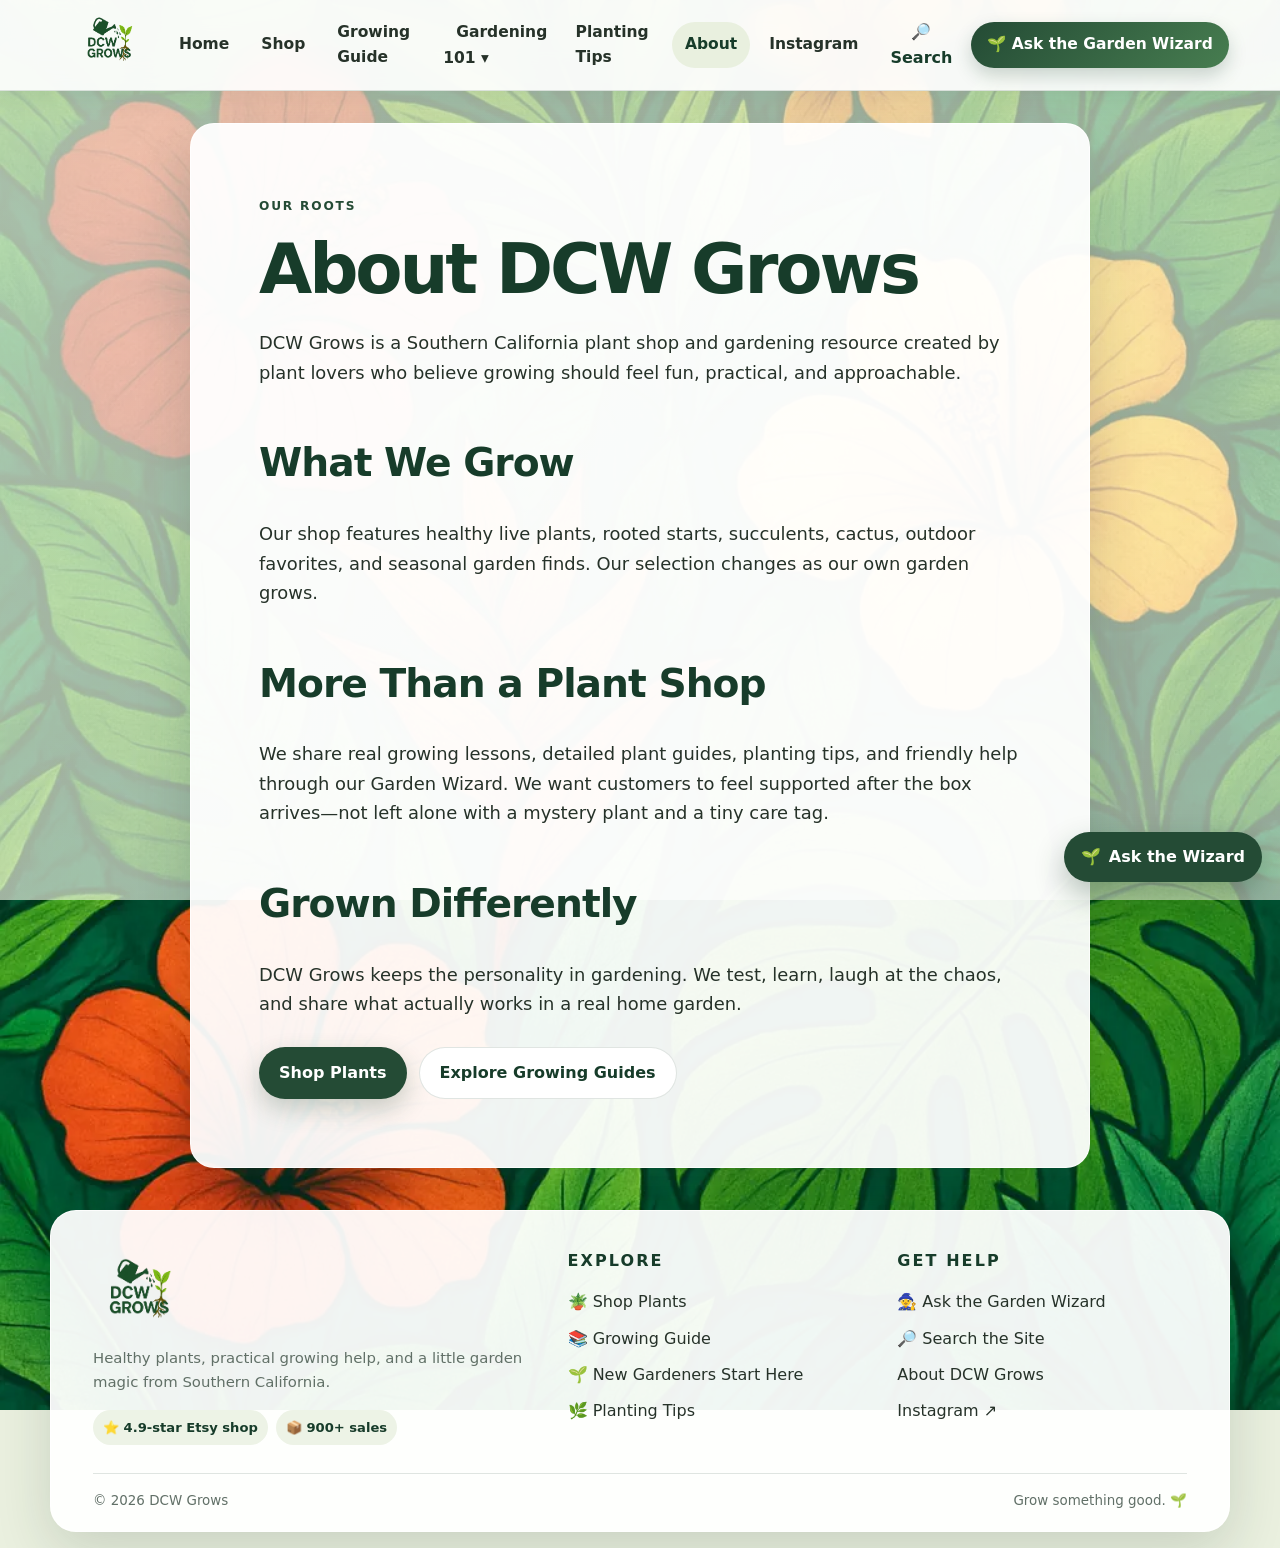
<file: seo.html>
<!DOCTYPE html>

<html lang="en">
<head>
<meta charset="utf-8"/>
<meta content="width=device-width, initial-scale=1.0" name="viewport"/>
<title>About DCW Grows | California Plant Shop &amp; Garden Help</title>
<meta content="Learn about DCW Grows, a Southern California plant shop and gardening resource offering plants, growing education, and practical plant care tips." name="description"/>
<meta content="
outdoor plants for sale,
succulents for sale,
California plant shop,
garden plants online,
how to grow tomatoes,
how to grow peppers,
vegetable gardening guide,
beginner gardening tips,
organic gardening,
grow food at home,
planting guide California,
garden wizard advice
" name="keywords"/>
<meta content="index, follow, max-image-preview:large" name="robots"/>
<link href="https://www.dcwgrows.com/seo.html" rel="canonical"/>
<meta content="About DCW Grows | California Plant Shop &amp; Garden Help" property="og:title"/><meta content="Learn about DCW Grows, a Southern California plant shop and gardening resource offering plants, growing education, and practical plant care tips." property="og:description"/><meta content="https://www.dcwgrows.com/seo.html" property="og:url"/><meta content="website" property="og:type"/><meta content="https://www.dcwgrows.com/Socialmobileshare.jpg" property="og:image"/><meta content="summary_large_image" name="twitter:card"/><meta content="About DCW Grows | California Plant Shop &amp; Garden Help" name="twitter:title"/><meta content="Learn about DCW Grows, a Southern California plant shop and gardening resource offering plants, growing education, and practical plant care tips." name="twitter:description"/><meta content="https://www.dcwgrows.com/Socialmobileshare.jpg" name="twitter:image"/><link href="favicon.png" rel="icon" type="image/png"/><script type="application/ld+json">[{"@context": "https://schema.org", "@type": "Organization", "name": "DCW Grows", "url": "https://www.dcwgrows.com/", "logo": "https://www.dcwgrows.com/DCWGrowsLOGO.webp", "sameAs": ["https://www.instagram.com/dcwgrows"]}, {"@context": "https://schema.org", "@type": "WebSite", "name": "DCW Grows", "url": "https://www.dcwgrows.com/"}]</script><link href="dcw-ui-v9.css?v=20260715-9" rel="stylesheet"/><link as="image" href="tropical-background.webp" rel="preload"/><style>.about-page{width:min(900px,calc(100% - 28px));margin:32px auto}.about-page section{padding:clamp(30px,6vw,68px);text-align:left}.about-page h1{margin:.15em 0}.about-page h2{margin-top:1.35em}.about-page .btn-row{justify-content:flex-start;margin-top:28px}</style></head>
<body><a class="skip-link" href="#main-content">Skip to content</a><header class="site-header">
<nav aria-label="Main navigation">
<a aria-label="DCW Grows Home" class="logo brand-logo" href="index.html">
<img alt="DCW Grows" decoding="async" src="DCWGrowsLOGO.webp"/>
</a>
<a aria-label="Ask the Garden Wizard" class="mobile-wizard-cta" href="index.html#garden-wizard">🌱 <span>Ask the Garden Wizard</span></a><button aria-controls="menu" aria-expanded="false" aria-label="Open navigation menu" class="menu-toggle" id="menuToggle" type="button"><span aria-hidden="true">☰</span></button>
<div class="menu" id="menu">
<a href="index.html">Home</a>
<a href="shop.html">Shop</a>
<a href="growingguide.html">Growing Guide</a>
<div class="dropdown" id="dropdown">
<a href="gardening101.html" id="gardeningLink">Gardening 101 <span aria-hidden="true">▾</span></a>
<div class="dropdown-content" id="submenu">
<a href="gardening101.html#ourgardenstory">Our Garden Story</a>
<a href="gardening101.html#howwegrow">How We Grow</a>
<a href="gardening101.html#whynomiraclegro">Why No Miracle-Gro</a>
<a href="gardening101.html#ourgoal">Our Goal</a>
</div>
</div>
<a href="tips.html">Planting Tips</a>
<a aria-current="page" href="seo.html">About</a>
<a href="https://www.instagram.com/dcwgrows" rel="noopener" target="_blank">Instagram</a>
<button aria-label="Search DCW Grows" class="site-search-trigger nav-search" type="button">🔎 <span>Search</span></button><a class="wizard-nav" href="index.html#garden-wizard">🌱 Ask the Garden Wizard</a>
</div>
</nav>
</header><main class="about-page" id="main-content"><section><span class="eyebrow">Our roots</span><h1>About DCW Grows</h1><p>DCW Grows is a Southern California plant shop and gardening resource created by plant lovers who believe growing should feel fun, practical, and approachable.</p><h2>What We Grow</h2><p>Our shop features healthy live plants, rooted starts, succulents, cactus, outdoor favorites, and seasonal garden finds. Our selection changes as our own garden grows.</p><h2>More Than a Plant Shop</h2><p>We share real growing lessons, detailed plant guides, planting tips, and friendly help through our Garden Wizard. We want customers to feel supported after the box arrives—not left alone with a mystery plant and a tiny care tag.</p><h2>Grown Differently</h2><p>DCW Grows keeps the personality in gardening. We test, learn, laugh at the chaos, and share what actually works in a real home garden.</p><div class="btn-row"><a class="btn btn-primary" href="shop.html">Shop Plants</a><a class="btn btn-secondary" href="growingguide.html">Explore Growing Guides</a></div></section></main><footer class="site-footer">
<div class="footer-grid">
<div class="footer-brand">
<a class="footer-logo" href="index.html"><img alt="DCW Grows" src="DCWGrowsLOGO.webp"/></a>
<p>Healthy plants, practical growing help, and a little garden magic from Southern California.</p>
<div class="footer-trust"><span>⭐ 4.9-star Etsy shop</span><span>📦 900+ sales</span></div>
</div>
<div>
<h2>Explore</h2>
<a href="shop.html">🪴 Shop Plants</a>
<a href="growingguide.html">📚 Growing Guide</a>
<a href="gardening101.html">🌱 New Gardeners Start Here</a>
<a href="tips.html">🌿 Planting Tips</a>
</div>
<div>
<h2>Get Help</h2>
<a href="index.html#garden-wizard">🧙 Ask the Garden Wizard</a>
<button class="footer-search site-search-trigger" type="button">🔎 Search the Site</button>
<a href="seo.html">About DCW Grows</a>
<a href="https://www.instagram.com/dcwgrows" rel="noopener" target="_blank">Instagram ↗</a>
</div>
</div>
<div class="footer-bottom">
<span>© 2026 DCW Grows</span>
<span>Grow something good. 🌱</span>
</div>
</footer><div class="site-search-modal" hidden="" id="siteSearchModal">
<div class="search-backdrop" data-search-close=""></div>
<section aria-labelledby="siteSearchTitle" aria-modal="true" class="search-dialog" role="dialog">
<button aria-label="Close search" class="search-close" data-search-close="" type="button">×</button>
<span class="eyebrow">Find it fast</span>
<h2 id="siteSearchTitle">Search DCW Grows</h2>
<label class="search-input-wrap">
<span class="sr-only">Search plants, guides, and tips</span>
<span aria-hidden="true">🔎</span>
<input autocomplete="off" id="siteSearchInput" placeholder="Search plants, guides, and tips…" type="search"/>
</label>
<p class="search-hint">Try “dragon fruit,” “yellow leaves,” “tomato,” or “beginner.”</p>
<div aria-live="polite" class="site-search-results" id="siteSearchResults"></div>
</section>
</div><a aria-label="Ask the Garden Wizard" class="floating-wizard" href="index.html#garden-wizard">
<span aria-hidden="true">🌱</span><span>Ask the Wizard</span>
</a><script defer="" src="dcw-ui-v9.js?v=20260715-9"></script></body>
</html>
</file>
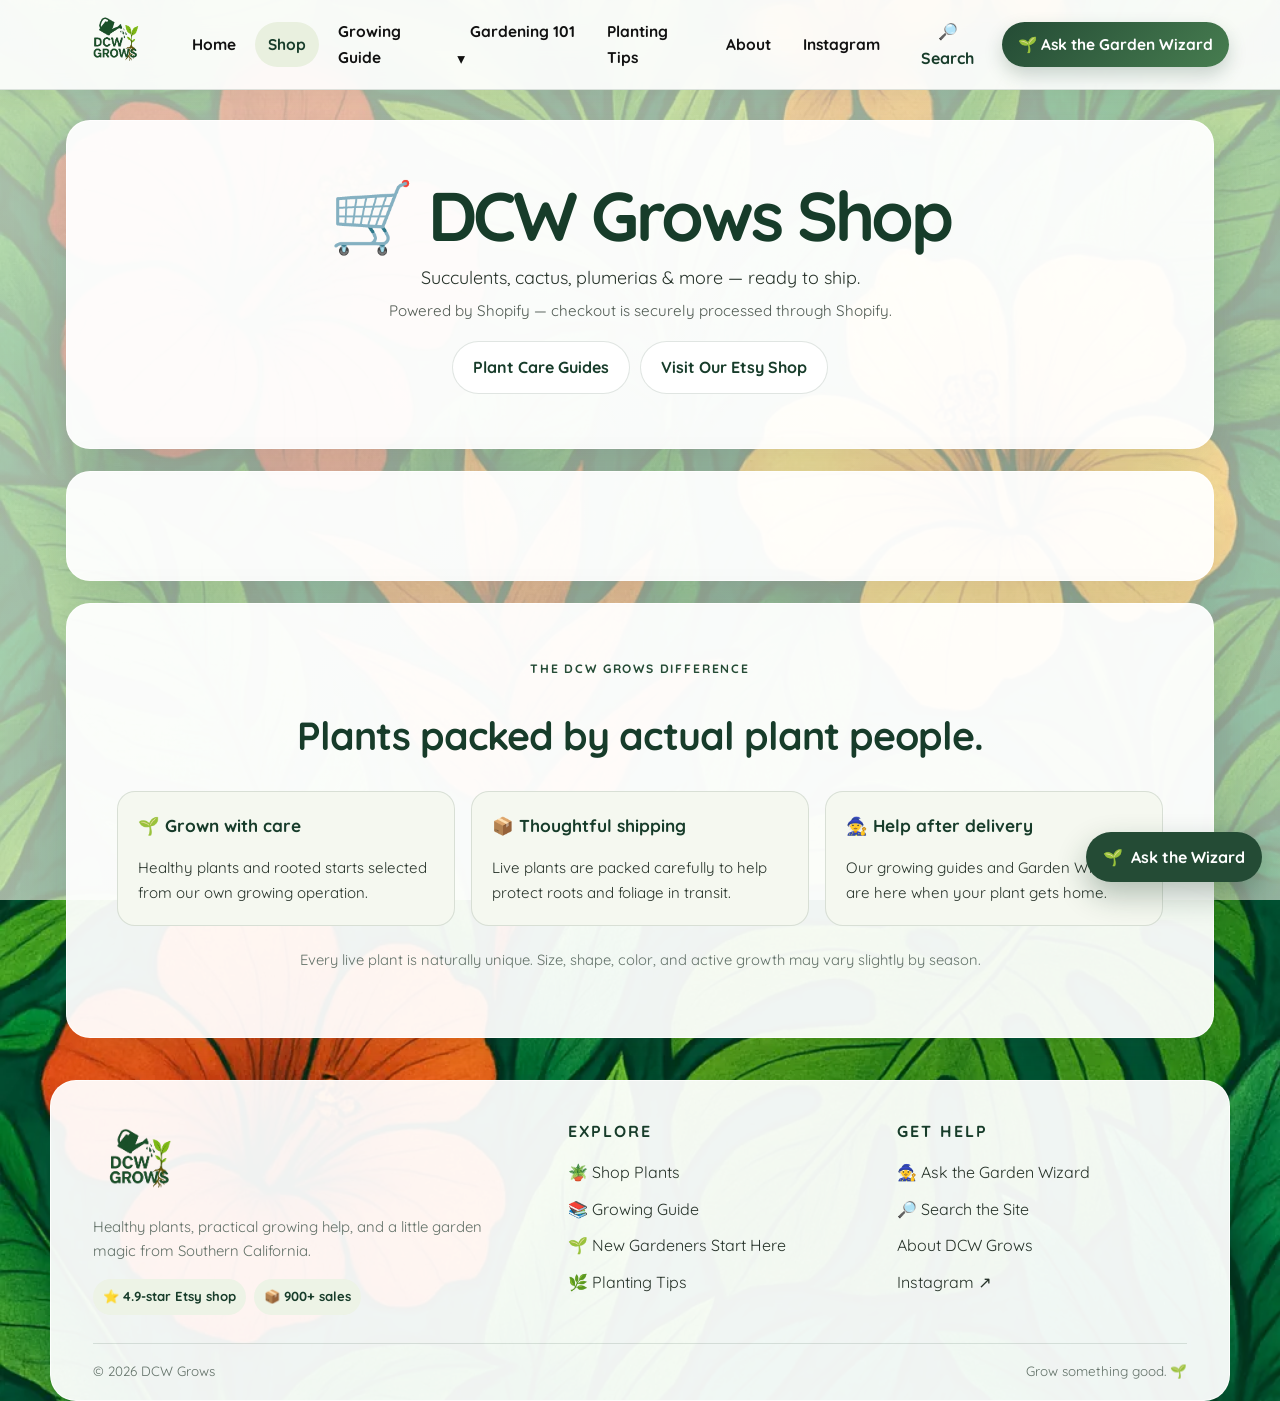
<file: shop.html>
<!DOCTYPE html>

<html lang="en">
<head>
<meta charset="utf-8"/>
<meta content="width=device-width, initial-scale=1.0" name="viewport"/>
<title>Shop Live Plants &amp; Succulents | DCW Grows</title>
<!-- Google tag (gtag.js) -->
<script async="" src="https://www.googletagmanager.com/gtag/js?id=G-GFB1YDW450"></script>
<script>
    window.dataLayer = window.dataLayer || [];
    function gtag(){dataLayer.push(arguments);} 
    gtag('js', new Date());
    gtag('config', 'G-GFB1YDW450');
  </script>
<!-- Icons/Fonts/Open Graph -->
<link href="favicon.png" rel="icon" type="image/png"/>
<link href="favicon.png" rel="apple-touch-icon"/>
<meta content="Shop Live Plants &amp; Succulents | DCW Grows" property="og:title"/>
<meta content="Shop healthy live plants, succulents, cactus, plumeria, and seasonal garden favorites grown with care by DCW Grows." property="og:description"/>
<meta content="https://www.dcwgrows.com/Socialmobileshare.jpg" property="og:image"/>
<meta content="https://www.dcwgrows.com/shop.html" property="og:url"/>
<meta content="website" property="og:type"/>
<link href="https://fonts.googleapis.com/css2?family=Quicksand:wght@400;700&amp;display=swap" rel="stylesheet"/>
<style>
    :root{
      --ink:#333; --ink-strong:#111; --accent:#6B8E23;
      --card:rgba(255,255,255,.95); --panel:rgba(255,255,255,.90);
      --radius:12px; --shadow:0 10px 28px rgba(0,0,0,.10);
    }
    *{box-sizing:border-box}
    html,body{height:100%}
    body{
      margin:0; font-family:'Quicksand',sans-serif; color:var(--ink);
      background:url('tropical-background.webp') center/cover fixed no-repeat;
    }

    /* NAV */
    nav{
      position:sticky; top:0; z-index:10;
      display:flex; align-items:center; justify-content:space-between;
      padding:14px 20px; background:var(--card);
      box-shadow:0 2px 10px rgba(0,0,0,.06); backdrop-filter:saturate(1.1) blur(6px);
    }
    .logo img{width:56px; height:auto; transition:transform .2s}
    .logo:hover img{transform:scale(1.06)}
    .menu{display:flex; gap:22px; align-items:center}
    nav a{font-weight:700; text-decoration:none; color:var(--ink-strong)}
    nav a:hover{color:var(--accent)}
    .menu a[aria-current="page"]{color:var(--accent)}
    .menu-toggle{display:none; font-size:1.9rem; cursor:pointer; user-select:none}

    /* Dropdown */
    .dropdown{position:relative}
    .dropdown > a{font-weight:700}
    .dropdown-content{
      display:none; position:absolute; left:0; top:100%; /* no gap */
      background:var(--card); min-width:220px; border-radius:10px; box-shadow:var(--shadow); padding:8px; z-index:30;
    }
    .dropdown-content a{display:block; padding:10px 12px; font-weight:600; white-space:nowrap}
    /* Keep open on hover/focus and when JS adds .open */
    .dropdown:hover .dropdown-content,
    .dropdown:focus-within .dropdown-content,
    .dropdown.open .dropdown-content{display:block}

    /* Responsive */
    @media (max-width: 768px){
      .menu{display:none; flex-direction:column; position:absolute; top:70px; right:16px;
            background:var(--card); padding:14px 18px; border-radius:12px; width:min(88vw, 320px); box-shadow:var(--shadow)}
      .menu.active{display:flex}
      .menu-toggle{display:block}
      /* Mobile: dropdown becomes accordion */
      .dropdown:hover .dropdown-content{display:none}
      .dropdown-content{position:static; display:none; box-shadow:none; padding:0; background:transparent; min-width:unset}
      .dropdown.active .dropdown-content{display:flex; flex-direction:column}
    }

    /* Layout */
    .wrap{max-width:1200px; margin:28px auto 40px; padding:0 16px}

    /* Hero panel */
    .hero{
      background:var(--panel); border-radius:var(--radius); box-shadow:var(--shadow);
      padding:28px; text-align:center; margin-bottom:20px;
    }
    .hero h1{margin:0 0 6px}
    .hero p{margin:6px 0}
    .hero small{display:block; opacity:.8; font-size:.95rem}

    /* Shopify area */
    .store{background:var(--card); border-radius:var(--radius); box-shadow:var(--shadow); padding:18px}
    .sr-only{position:absolute;width:1px;height:1px;padding:0;margin:-1px;overflow:hidden;clip:rect(0,0,0,0);white-space:nowrap;border:0}
  </style>
<meta content="Shop healthy live plants, succulents, cactus, plumeria, and seasonal garden favorites grown with care by DCW Grows." name="description"/><link href="https://www.dcwgrows.com/shop.html" rel="canonical"/><meta content="index, follow, max-image-preview:large" name="robots"/><meta content="summary_large_image" name="twitter:card"/><meta content="Shop Live Plants &amp; Succulents | DCW Grows" name="twitter:title"/><meta content="Shop healthy live plants, succulents, cactus, plumeria, and seasonal garden favorites grown with care by DCW Grows." name="twitter:description"/><meta content="https://www.dcwgrows.com/Socialmobileshare.jpg" name="twitter:image"/><script type="application/ld+json">[{"@context": "https://schema.org", "@type": "Organization", "name": "DCW Grows", "url": "https://www.dcwgrows.com/", "logo": "https://www.dcwgrows.com/DCWGrowsLOGO.webp", "sameAs": ["https://www.instagram.com/dcwgrows"]}, {"@context": "https://schema.org", "@type": "WebSite", "name": "DCW Grows", "url": "https://www.dcwgrows.com/"}]</script><link href="dcw-ui-v9.css?v=20260715-9" rel="stylesheet"/><link as="image" href="tropical-background.webp" rel="preload"/><style>.wrap{width:min(1180px,calc(100% - 28px));margin:30px auto}.wrap .hero,.wrap .store{padding:clamp(26px,5vw,54px);margin-bottom:22px}.shop-actions{display:flex;flex-wrap:wrap;justify-content:center;gap:10px;margin-top:18px}.shop-trust{padding:clamp(28px,5vw,50px);text-align:center;margin:22px 0}.trust-grid{display:grid;grid-template-columns:repeat(3,1fr);gap:16px;margin-top:24px}.trust-grid>div{text-align:left;background:#f5f8f0;border:1px solid var(--line);border-radius:18px;padding:20px}.trust-grid b{color:var(--forest2);font-size:1.08rem}.trust-grid p{font-size:.94rem;margin-bottom:0}.plant-note{font-size:.92rem;color:var(--muted);margin-top:22px}@media(max-width:760px){.trust-grid{grid-template-columns:1fr}}</style></head>
<body><a class="skip-link" href="#main-content">Skip to content</a>
<!-- Header -->
<header class="site-header">
<nav aria-label="Main navigation">
<a aria-label="DCW Grows Home" class="logo brand-logo" href="index.html">
<img alt="DCW Grows" decoding="async" src="DCWGrowsLOGO.webp"/>
</a>
<a aria-label="Ask the Garden Wizard" class="mobile-wizard-cta" href="index.html#garden-wizard">🌱 <span>Ask the Garden Wizard</span></a><button aria-controls="menu" aria-expanded="false" aria-label="Open navigation menu" class="menu-toggle" id="menuToggle" type="button"><span aria-hidden="true">☰</span></button>
<div class="menu" id="menu">
<a href="index.html">Home</a>
<a aria-current="page" href="shop.html">Shop</a>
<a href="growingguide.html">Growing Guide</a>
<div class="dropdown" id="dropdown">
<a href="gardening101.html" id="gardeningLink">Gardening 101 <span aria-hidden="true">▾</span></a>
<div class="dropdown-content" id="submenu">
<a href="gardening101.html#ourgardenstory">Our Garden Story</a>
<a href="gardening101.html#howwegrow">How We Grow</a>
<a href="gardening101.html#whynomiraclegro">Why No Miracle-Gro</a>
<a href="gardening101.html#ourgoal">Our Goal</a>
</div>
</div>
<a href="tips.html">Planting Tips</a>
<a href="seo.html">About</a>
<a href="https://www.instagram.com/dcwgrows" rel="noopener" target="_blank">Instagram</a>
<button aria-label="Search DCW Grows" class="site-search-trigger nav-search" type="button">🔎 <span>Search</span></button><a class="wizard-nav" href="index.html#garden-wizard">🌱 Ask the Garden Wizard</a>
</div>
</nav>
</header>
<main class="wrap" id="main-content">
<section class="hero">
<h1>🛒 DCW Grows Shop</h1>
<p>Succulents, cactus, plumerias &amp; more — ready to ship.</p>
<small>Powered by Shopify — checkout is securely processed through Shopify.</small>
<div class="shop-actions"><a class="btn btn-secondary" href="growingguide.html">Plant Care Guides</a><a class="btn btn-secondary" href="https://www.etsy.com/shop/DCWGrows" rel="noopener" target="_blank">Visit Our Etsy Shop</a></div></section>
<section class="store">
<!-- Shopify Buy Button mount point -->
<div id="collection-component-1756235343431">
<div aria-live="polite" class="sr-only">Loading products…</div>
</div>
</section><section class="shop-trust"><span class="eyebrow">The DCW Grows difference</span><h2>Plants packed by actual plant people.</h2><div class="trust-grid"><div><b>🌱 Grown with care</b><p>Healthy plants and rooted starts selected from our own growing operation.</p></div><div><b>📦 Thoughtful shipping</b><p>Live plants are packed carefully to help protect roots and foliage in transit.</p></div><div><b>🧙 Help after delivery</b><p>Our growing guides and Garden Wizard are here when your plant gets home.</p></div></div><p class="plant-note">Every live plant is naturally unique. Size, shape, color, and active growth may vary slightly by season.</p></section>
</main>
<footer class="site-footer">
<div class="footer-grid">
<div class="footer-brand">
<a class="footer-logo" href="index.html"><img alt="DCW Grows" src="DCWGrowsLOGO.webp"/></a>
<p>Healthy plants, practical growing help, and a little garden magic from Southern California.</p>
<div class="footer-trust"><span>⭐ 4.9-star Etsy shop</span><span>📦 900+ sales</span></div>
</div>
<div>
<h2>Explore</h2>
<a href="shop.html">🪴 Shop Plants</a>
<a href="growingguide.html">📚 Growing Guide</a>
<a href="gardening101.html">🌱 New Gardeners Start Here</a>
<a href="tips.html">🌿 Planting Tips</a>
</div>
<div>
<h2>Get Help</h2>
<a href="index.html#garden-wizard">🧙 Ask the Garden Wizard</a>
<button class="footer-search site-search-trigger" type="button">🔎 Search the Site</button>
<a href="seo.html">About DCW Grows</a>
<a href="https://www.instagram.com/dcwgrows" rel="noopener" target="_blank">Instagram ↗</a>
</div>
</div>
<div class="footer-bottom">
<span>© 2026 DCW Grows</span>
<span>Grow something good. 🌱</span>
</div>
</footer>
<!-- Shopify Buy Button -->
<div class="site-search-modal" hidden="" id="siteSearchModal">
<div class="search-backdrop" data-search-close=""></div>
<section aria-labelledby="siteSearchTitle" aria-modal="true" class="search-dialog" role="dialog">
<button aria-label="Close search" class="search-close" data-search-close="" type="button">×</button>
<span class="eyebrow">Find it fast</span>
<h2 id="siteSearchTitle">Search DCW Grows</h2>
<label class="search-input-wrap">
<span class="sr-only">Search plants, guides, and tips</span>
<span aria-hidden="true">🔎</span>
<input autocomplete="off" id="siteSearchInput" placeholder="Search plants, guides, and tips…" type="search"/>
</label>
<p class="search-hint">Try “dragon fruit,” “yellow leaves,” “tomato,” or “beginner.”</p>
<div aria-live="polite" class="site-search-results" id="siteSearchResults"></div>
</section>
</div><a aria-label="Ask the Garden Wizard" class="floating-wizard" href="index.html#garden-wizard">
<span aria-hidden="true">🌱</span><span>Ask the Wizard</span>
</a><script type="text/javascript">
  (function () {
    var scriptURL = 'https://sdks.shopifycdn.com/buy-button/latest/buy-button-storefront.min.js';
    if (window.ShopifyBuy) { if (window.ShopifyBuy.UI) { ShopifyBuyInit(); } else { loadScript(); } }
    else { loadScript(); }

    function loadScript() {
      var script = document.createElement('script');
      script.async = true; script.src = scriptURL;
      (document.head || document.body).appendChild(script);
      script.onload = ShopifyBuyInit;
    }

    function ShopifyBuyInit() {
      var client = ShopifyBuy.buildClient({
        domain: 'outatinc.myshopify.com',
        storefrontAccessToken: '5ab76d1c31a639dbc32ea62cd825538d',
      });
      ShopifyBuy.UI.onReady(client).then(function (ui) {
        ui.createComponent('collection', {
          id: '517857575131',
          node: document.getElementById('collection-component-1756235343431'),
          moneyFormat: '%24%7B%7Bamount%7D%7D',
          options: {
            "product": {
              "styles": {
                "product": {
                  "@media (min-width: 601px)": {
                    "max-width": "calc(25% - 20px)",
                    "margin-left": "20px",
                    "margin-bottom": "50px",
                    "width": "calc(25% - 20px)"
                  },
                  "img": { "height": "calc(100% - 15px)", "position": "absolute", "left": "0", "right": "0", "top": "0" },
                  "imgWrapper": { "padding-top": "calc(75% + 15px)", "position": "relative", "height": "0" }
                }
              },
              "text": { "button": "Add to cart" }
            },
            "productSet": { "styles": { "products": { "@media (min-width: 601px)": { "margin-left": "-20px" } } } },
            "modalProduct": {
              "contents": { "img": false, "imgWithCarousel": true, "button": false, "buttonWithQuantity": true },
              "styles": { "product": { "@media (min-width: 601px)": { "max-width": "100%", "margin-left": "0", "margin-bottom": "0" } } },
              "text": { "button": "Add to cart" }
            },
            "option": {},
            "cart": { "text": { "total": "Subtotal", "button": "Checkout" } },
            "toggle": {}
          },
        });
        // Remove loading text once UI is ready
        var sr = document.querySelector('#collection-component-1756235343431 .sr-only');
        if (sr) sr.remove();
      });
    }
  })();
  </script>
<script>
    // Mobile menu toggle
    const menuToggle = document.getElementById('menuToggle');
    const menu = document.getElementById('menu');
    menuToggle.addEventListener('click', () => {
      const open = menu.classList.toggle('active');
      menuToggle.setAttribute('aria-expanded', String(open));
    });

    // Mobile dropdown accordion
    const dropdown = document.getElementById('dropdown');
    const gardeningLink = document.getElementById('gardeningLink');

    // Prevent jump on click; use accordion on mobile
    gardeningLink.addEventListener('click', (e) => {
      if (window.matchMedia('(max-width: 768px)').matches) {
        e.preventDefault();
        dropdown.classList.toggle('active');
      } else {
        e.preventDefault(); // keeps page from jumping to top on desktop
      }
    });

    // Desktop: keep hover menu open with a tiny delay so you can move into it
    let ddTimer;
    dropdown.addEventListener('mouseenter', () => {
      clearTimeout(ddTimer);
      dropdown.classList.add('open');
    });
    dropdown.addEventListener('mouseleave', () => {
      ddTimer = setTimeout(() => dropdown.classList.remove('open'), 150);
    });
  </script>
<script defer="" src="dcw-ui-v9.js?v=20260715-9"></script></body>
</html>
</file>
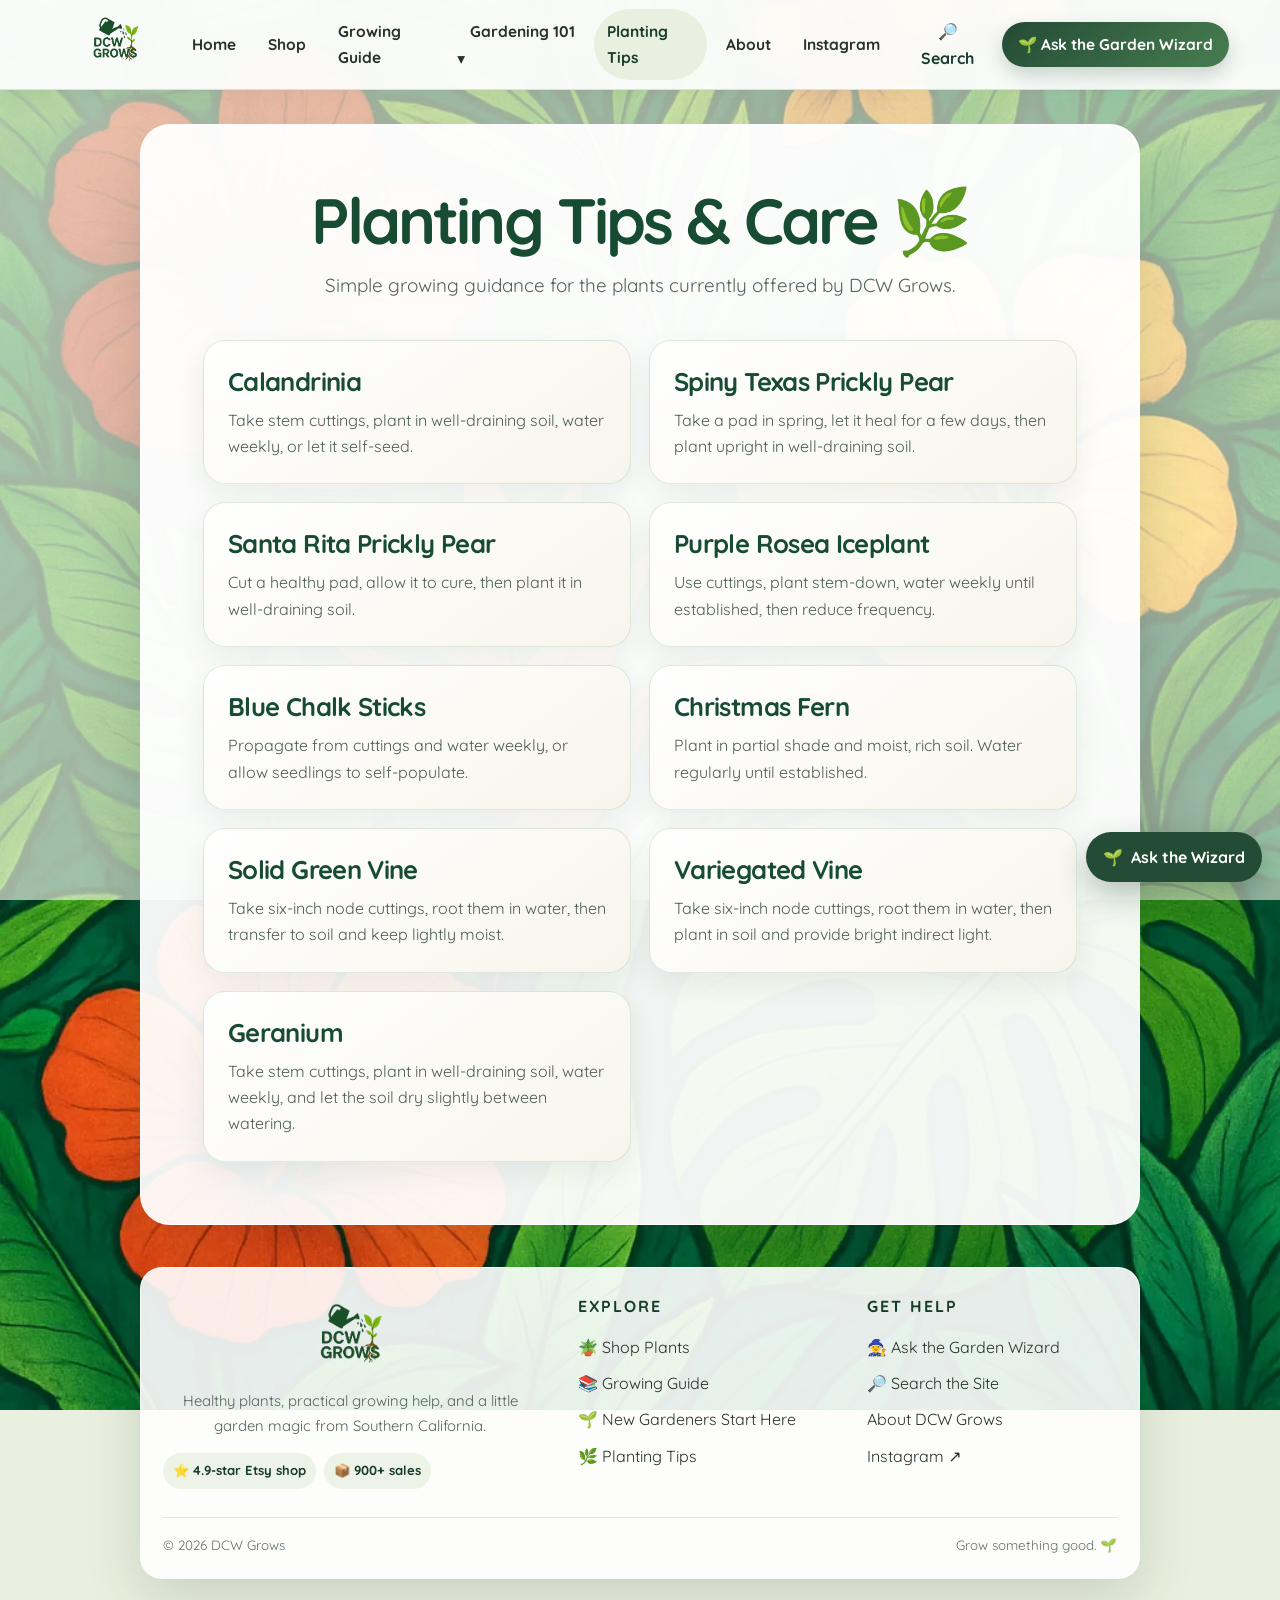
<file: tips.html>
<!DOCTYPE html>

<html lang="en">
<head>
<meta charset="utf-8"/>
<meta content="width=device-width, initial-scale=1" name="viewport"/>
<title>Planting Tips &amp; Plant Care | DCW Grows</title>
<meta content="Get easy planting and care tips for plants sold by DCW Grows, with guidance for healthy roots, watering, sunlight, and transplant success." name="description"/>
<meta content="index, follow, max-image-preview:large" name="robots"/>
<link href="https://www.dcwgrows.com/tips.html" rel="canonical"/>
<script async="" src="https://www.googletagmanager.com/gtag/js?id=G-GFB1YDW450"></script>
<script>
    window.dataLayer = window.dataLayer || [];
    function gtag(){dataLayer.push(arguments);}
    gtag('js', new Date());
    gtag('config', 'G-GFB1YDW450');
  </script>
<link href="favicon.png" rel="icon" type="image/png"/>
<link href="favicon.png" rel="apple-touch-icon"/>
<meta content="Planting Tips &amp; Plant Care | DCW Grows" property="og:title"/>
<meta content="Get easy planting and care tips for plants sold by DCW Grows, with guidance for healthy roots, watering, sunlight, and transplant success." property="og:description"/>
<meta content="https://www.dcwgrows.com/Socialmobileshare.jpg" property="og:image"/>
<meta content="https://www.dcwgrows.com/tips.html" property="og:url"/>
<meta content="website" property="og:type"/>
<meta content="summary_large_image" name="twitter:card"/>
<meta content="Planting Tips &amp; Plant Care | DCW Grows" name="twitter:title"/>
<meta content="Get easy planting and care tips for plants sold by DCW Grows, with guidance for healthy roots, watering, sunlight, and transplant success." name="twitter:description"/>
<meta content="https://www.dcwgrows.com/Socialmobileshare.jpg" name="twitter:image"/>
<link href="https://fonts.googleapis.com/css2?family=Quicksand:wght@400;600;700&amp;display=swap" rel="stylesheet"/>
<link href="dcw-ui-v9.css?v=20260715-9" rel="stylesheet"/>
<link as="image" href="tropical-background.webp" rel="preload"/>
<script type="application/ld+json">
  [{"@context":"https://schema.org","@type":"Organization","name":"DCW Grows","url":"https://www.dcwgrows.com/","logo":"https://www.dcwgrows.com/DCWGrowsLOGO.webp","sameAs":["https://www.instagram.com/dcwgrows"]},{"@context":"https://schema.org","@type":"WebPage","name":"Planting Tips & Plant Care","url":"https://www.dcwgrows.com/tips.html","description":"Planting and care guidance for plants sold by DCW Grows."}]
  </script>
<style>
    .tips-page{width:min(1000px,calc(100% - 28px));margin:34px auto 42px;padding:clamp(30px,5vw,62px);background:rgba(255,255,255,.94);border:1px solid rgba(255,255,255,.8);border-radius:30px;box-shadow:0 22px 60px rgba(20,50,33,.16)}
    .tips-page__intro{text-align:center;max-width:760px;margin:0 auto 38px}
    .tips-page__intro h1{margin:0 0 14px;color:#174c33;font-size:clamp(2.45rem,5vw,4.4rem);line-height:1.05}
    .tips-page__intro p{margin:0;color:#53635a;font-size:clamp(1rem,2vw,1.18rem);line-height:1.75}
    .tips-list{display:grid;grid-template-columns:repeat(2,minmax(0,1fr));gap:18px}
    .tip-card{padding:24px;border:1px solid rgba(30,91,59,.13);border-radius:22px;background:linear-gradient(145deg,#fff,#f7f5eb);box-shadow:0 10px 28px rgba(20,50,33,.07)}
    .tip-card h2{margin:0 0 10px;color:#174c33;font-size:clamp(1.25rem,2vw,1.65rem);line-height:1.25}
    .tip-card p{margin:0;color:#4e5d54;font-size:1rem;line-height:1.65}
    .site-footer{width:min(1000px,calc(100% - 28px));margin:0 auto 28px;padding:22px;text-align:center;background:rgba(255,255,255,.9);border-radius:22px;border:1px solid rgba(255,255,255,.8)}
    .site-footer p{margin:0;color:#53635a}
    @media(max-width:760px){.tips-page{margin-top:18px;padding:30px 18px;border-radius:24px}.tips-list{grid-template-columns:1fr}.tip-card{padding:21px}.tips-page__intro{margin-bottom:26px}}
  </style>
</head>
<body>
<a class="skip-link" href="#main-content">Skip to content</a>
<header class="site-header">
<nav aria-label="Main navigation">
<a aria-label="DCW Grows Home" class="logo brand-logo" href="index.html"><img alt="DCW Grows" decoding="async" src="DCWGrowsLOGO.webp"/></a>
<a aria-label="Ask the Garden Wizard" class="mobile-wizard-cta" href="index.html#garden-wizard">🌱 <span>Ask the Garden Wizard</span></a>
<button aria-controls="menu" aria-expanded="false" aria-label="Open navigation menu" class="menu-toggle" id="menuToggle" type="button"><span aria-hidden="true">☰</span></button>
<div class="menu" id="menu">
<a href="index.html">Home</a>
<a href="shop.html">Shop</a>
<a href="growingguide.html">Growing Guide</a>
<div class="dropdown" id="dropdown">
<a href="gardening101.html" id="gardeningLink">Gardening 101 <span aria-hidden="true">▾</span></a>
<div class="dropdown-content" id="submenu">
<a href="gardening101.html#ourgardenstory">Our Garden Story</a>
<a href="gardening101.html#howwegrow">How We Grow</a>
<a href="gardening101.html#whynomiraclegro">Why No Miracle-Gro</a>
<a href="gardening101.html#ourgoal">Our Goal</a>
</div>
</div>
<a aria-current="page" href="tips.html">Planting Tips</a>
<a href="seo.html">About</a>
<a href="https://www.instagram.com/dcwgrows" rel="noopener" target="_blank">Instagram</a>
<button aria-label="Search DCW Grows" class="site-search-trigger nav-search" type="button">🔎 <span>Search</span></button><a class="wizard-nav" href="index.html#garden-wizard">🌱 Ask the Garden Wizard</a>
</div>
</nav>
</header>
<main class="tips-page" id="main-content">
<div class="tips-page__intro">
<h1>Planting Tips &amp; Care 🌿</h1>
<p>Simple growing guidance for the plants currently offered by DCW Grows.</p>
</div>
<div class="tips-list">
<article class="tip-card"><h2>Calandrinia</h2><p>Take stem cuttings, plant in well-draining soil, water weekly, or let it self-seed.</p></article>
<article class="tip-card"><h2>Spiny Texas Prickly Pear</h2><p>Take a pad in spring, let it heal for a few days, then plant upright in well-draining soil.</p></article>
<article class="tip-card"><h2>Santa Rita Prickly Pear</h2><p>Cut a healthy pad, allow it to cure, then plant it in well-draining soil.</p></article>
<article class="tip-card"><h2>Purple Rosea Iceplant</h2><p>Use cuttings, plant stem-down, water weekly until established, then reduce frequency.</p></article>
<article class="tip-card"><h2>Blue Chalk Sticks</h2><p>Propagate from cuttings and water weekly, or allow seedlings to self-populate.</p></article>
<article class="tip-card"><h2>Christmas Fern</h2><p>Plant in partial shade and moist, rich soil. Water regularly until established.</p></article>
<article class="tip-card"><h2>Solid Green Vine</h2><p>Take six-inch node cuttings, root them in water, then transfer to soil and keep lightly moist.</p></article>
<article class="tip-card"><h2>Variegated Vine</h2><p>Take six-inch node cuttings, root them in water, then plant in soil and provide bright indirect light.</p></article>
<article class="tip-card"><h2>Geranium</h2><p>Take stem cuttings, plant in well-draining soil, water weekly, and let the soil dry slightly between watering.</p></article>
</div>
</main>
<footer class="site-footer">
<div class="footer-grid">
<div class="footer-brand">
<a class="footer-logo" href="index.html"><img alt="DCW Grows" src="DCWGrowsLOGO.webp"/></a>
<p>Healthy plants, practical growing help, and a little garden magic from Southern California.</p>
<div class="footer-trust"><span>⭐ 4.9-star Etsy shop</span><span>📦 900+ sales</span></div>
</div>
<div>
<h2>Explore</h2>
<a href="shop.html">🪴 Shop Plants</a>
<a href="growingguide.html">📚 Growing Guide</a>
<a href="gardening101.html">🌱 New Gardeners Start Here</a>
<a href="tips.html">🌿 Planting Tips</a>
</div>
<div>
<h2>Get Help</h2>
<a href="index.html#garden-wizard">🧙 Ask the Garden Wizard</a>
<button class="footer-search site-search-trigger" type="button">🔎 Search the Site</button>
<a href="seo.html">About DCW Grows</a>
<a href="https://www.instagram.com/dcwgrows" rel="noopener" target="_blank">Instagram ↗</a>
</div>
</div>
<div class="footer-bottom">
<span>© 2026 DCW Grows</span>
<span>Grow something good. 🌱</span>
</div>
</footer>
<div class="site-search-modal" hidden="" id="siteSearchModal">
<div class="search-backdrop" data-search-close=""></div>
<section aria-labelledby="siteSearchTitle" aria-modal="true" class="search-dialog" role="dialog">
<button aria-label="Close search" class="search-close" data-search-close="" type="button">×</button>
<span class="eyebrow">Find it fast</span>
<h2 id="siteSearchTitle">Search DCW Grows</h2>
<label class="search-input-wrap">
<span class="sr-only">Search plants, guides, and tips</span>
<span aria-hidden="true">🔎</span>
<input autocomplete="off" id="siteSearchInput" placeholder="Search plants, guides, and tips…" type="search"/>
</label>
<p class="search-hint">Try “dragon fruit,” “yellow leaves,” “tomato,” or “beginner.”</p>
<div aria-live="polite" class="site-search-results" id="siteSearchResults"></div>
</section>
</div><a aria-label="Ask the Garden Wizard" class="floating-wizard" href="index.html#garden-wizard">
<span aria-hidden="true">🌱</span><span>Ask the Wizard</span>
</a><script defer="" src="dcw-ui-v9.js?v=20260715-9"></script>
</body>
</html>
</file>
<file: dcw-ui-v9.css>
:root{--forest:#244b35;--forest2:#173c2a;--leaf:#6f9e57;--lime:#b8d27f;--cream:#f7f3e8;--paper:rgba(255,255,255,.94);--ink:#263229;--muted:#617067;--gold:#d7a44a;--line:rgba(36,75,53,.14);--shadow:0 18px 55px rgba(22,52,36,.16);--radius:24px}
*{box-sizing:border-box}html{scroll-behavior:smooth}body{margin:0;color:var(--ink);font-family:'Quicksand',system-ui,sans-serif;background:#eaf0df url('tropical-background.webp') center/cover fixed no-repeat;line-height:1.65}body:before{content:'';position:fixed;inset:0;z-index:-1;background:linear-gradient(135deg,rgba(235,242,221,.72),rgba(255,250,238,.58))}
a{color:inherit}img{max-width:100%;height:auto}.skip-link{position:absolute;left:-999px;top:8px;background:#fff;padding:10px 14px;z-index:100}.skip-link:focus{left:8px}
nav,.dcw-nav{position:sticky;top:0;z-index:1000;display:flex;align-items:center;justify-content:space-between;padding:10px clamp(14px,4vw,44px);background:rgba(255,255,255,.91);border-bottom:1px solid var(--line);box-shadow:0 8px 25px rgba(20,50,33,.08);backdrop-filter:blur(16px)}
.logo img,.dcw-logo img{width:56px;filter:drop-shadow(0 4px 8px rgba(0,0,0,.12))}.menu,.dcw-menu{display:flex;align-items:center;gap:6px}.menu>a,.menu .dropdown>a,.dcw-menu>a,.dcw-dropdown>a{padding:10px 13px;border-radius:999px;font-weight:700;text-decoration:none;font-size:.97rem}.menu>a:hover,.menu .dropdown>a:hover,.dcw-menu>a:hover,.dcw-dropdown>a:hover,.menu a[aria-current=page],.dcw-menu a[aria-current=page]{background:#e9f0df;color:var(--forest2)}
.menu-toggle,.dcw-menu-toggle{display:none;border:0;background:#edf3e6;color:var(--forest2);width:44px;height:44px;border-radius:14px;font-size:1.45rem;cursor:pointer}.dropdown,.dcw-dropdown{position:relative}.dropdown-content,.dcw-dropdown-content{display:none;position:absolute;top:calc(100% + 8px);right:0;min-width:235px;padding:8px;background:#fff;border:1px solid var(--line);border-radius:18px;box-shadow:var(--shadow)}.dropdown:hover .dropdown-content,.dropdown.open .dropdown-content,.dcw-dropdown:hover .dcw-dropdown-content,.dcw-dropdown.open .dcw-dropdown-content{display:block}.dropdown-content a,.dcw-dropdown-content a{display:block;padding:10px 12px;text-decoration:none;border-radius:10px;font-weight:650}.dropdown-content a:hover,.dcw-dropdown-content a:hover{background:#edf3e6}
main{display:block}.site-shell{width:min(1180px,calc(100% - 28px));margin:auto}.glass-card,section,.section-header,.plant-section,.wrap .hero,.wrap .store{border:1px solid rgba(255,255,255,.75);background:var(--paper);border-radius:var(--radius);box-shadow:var(--shadow)}
h1,h2,h3{color:var(--forest2);line-height:1.18}h1{font-size:clamp(2.15rem,6vw,4.3rem);letter-spacing:-.045em}h2{font-size:clamp(1.55rem,3.5vw,2.45rem);letter-spacing:-.025em}p{font-size:clamp(1rem,1.5vw,1.12rem)}
.btn-row{display:flex;flex-wrap:wrap;gap:12px;justify-content:center}.btn{display:inline-flex;align-items:center;justify-content:center;gap:8px;min-height:48px;padding:12px 20px;border-radius:999px;text-decoration:none;font-weight:800;transition:.2s ease}.btn-primary{background:var(--forest);color:#fff;box-shadow:0 10px 24px rgba(36,75,53,.24)}.btn-primary:hover{transform:translateY(-2px);background:var(--forest2)}.btn-secondary{background:#fff;color:var(--forest2);border:1px solid var(--line)}.btn-secondary:hover{transform:translateY(-2px);background:#eff4e8}
.dcw-footer,footer{width:min(1180px,calc(100% - 28px));margin:34px auto 18px;padding:25px;text-align:center;background:rgba(255,255,255,.88);border:1px solid var(--line);border-radius:22px;box-shadow:0 14px 35px rgba(22,52,36,.1)}footer p{margin:0;font-size:.93rem}
.section-header{width:min(1100px,calc(100% - 28px));margin:34px auto 22px;padding:clamp(28px,5vw,54px);text-align:center}.section-header h1{margin:.15em 0}.section-header p{max-width:760px;margin:8px auto}.plant-section{width:min(1140px,calc(100% - 28px));margin:0 auto 35px;padding:clamp(18px,4vw,38px)}
.plant-grid{display:grid!important;grid-template-columns:repeat(auto-fit,minmax(130px,1fr));gap:14px!important;margin-top:22px!important}.plant-card{width:auto!important;height:145px!important;margin:0!important;border:1px solid var(--line)!important;border-radius:19px!important;box-shadow:0 8px 20px rgba(20,50,33,.09)!important;cursor:pointer;transition:.2s ease}.plant-card:hover{transform:translateY(-4px)!important;box-shadow:0 15px 30px rgba(20,50,33,.15)!important}.plant-card:focus-visible{outline:3px solid var(--gold);outline-offset:3px}.plant-card span{font-size:2.35rem!important}.plant-card p{font-size:.92rem!important;line-height:1.2!important;padding:0 7px!important}
.guide-tools{width:min(880px,100%);margin:20px auto 5px;display:flex;gap:10px;justify-content:center;flex-wrap:wrap}.guide-search{width:min(520px,100%);padding:14px 18px;border:2px solid rgba(36,75,53,.18);border-radius:999px;font:inherit;background:#fff}.guide-search:focus{outline:none;border-color:var(--leaf);box-shadow:0 0 0 4px rgba(111,158,87,.16)}.search-status{text-align:center;color:var(--muted);font-weight:700}
.modal{backdrop-filter:blur(8px)}.modal-content{border-radius:24px!important;border:1px solid var(--line)!important;box-shadow:0 30px 80px rgba(0,0,0,.25)!important}.close{border:0;background:#edf3e6;border-radius:50%;width:38px;height:38px;display:grid;place-items:center}
@media(max-width:768px){body{background-attachment:scroll}.menu-toggle,.dcw-menu-toggle{display:block}.menu,.dcw-menu{display:none;position:absolute;top:72px;right:14px;left:14px;flex-direction:column;align-items:stretch;padding:13px;background:#fff;border:1px solid var(--line);border-radius:20px;box-shadow:var(--shadow)}.menu.active,.dcw-menu.active{display:flex}.menu>a,.menu .dropdown>a,.dcw-menu>a,.dcw-dropdown>a{display:block;padding:12px 14px}.dropdown-content,.dcw-dropdown-content{position:static;box-shadow:none;border:0;background:#f2f6ec;margin-top:4px}.dropdown:hover .dropdown-content,.dcw-dropdown:hover .dcw-dropdown-content{display:none}.dropdown.active .dropdown-content,.dcw-dropdown.active .dcw-dropdown-content{display:block}.plant-grid{grid-template-columns:repeat(2,minmax(0,1fr))}.plant-card{height:132px!important}.modal-content{width:calc(100% - 20px)!important;margin:3vh auto!important;max-height:94vh!important;overflow:auto!important}}

/* Featured Garden Wizard navigation action */
.menu .wizard-nav,.dcw-menu .wizard-nav{
  background:linear-gradient(135deg,var(--forest),#477d50);
  color:#fff;
  padding:10px 16px;
  box-shadow:0 8px 18px rgba(36,75,53,.22);
  white-space:nowrap;
}
.menu .wizard-nav:hover,.dcw-menu .wizard-nav:hover{
  background:linear-gradient(135deg,var(--forest2),var(--forest));
  color:#fff;
  transform:translateY(-1px);
}
@media(max-width:768px){
  .menu .wizard-nav,.dcw-menu .wizard-nav{
    margin-top:5px;
    text-align:center;
    padding:13px 16px;
  }
}

/* ===== DCW Grows homepage — boutique tropical redesign ===== */
.brand-logo img{width:clamp(112px,10vw,150px);max-height:64px;object-fit:contain;filter:none}
.site-header nav{min-height:78px;padding-block:7px}
.home-page{background-position:center top}
.home-page:before{background:linear-gradient(180deg,rgba(28,66,42,.14),rgba(238,244,226,.62) 60%,rgba(238,244,226,.88))}
.hero-v2{position:relative;width:min(1320px,calc(100% - 32px));min-height:clamp(580px,74vh,760px);margin:22px auto 0;padding:clamp(42px,7vw,92px);display:grid;grid-template-columns:minmax(0,1.05fr) minmax(300px,.75fr);align-items:center;gap:40px;overflow:hidden;border:1px solid rgba(255,255,255,.35);border-radius:34px;background:linear-gradient(110deg,rgba(20,60,39,.96) 0%,rgba(27,75,47,.93) 46%,rgba(37,93,54,.66) 72%,rgba(37,93,54,.18) 100%);box-shadow:0 30px 90px rgba(20,52,34,.28);isolation:isolate}
.hero-v2:before{content:"";position:absolute;inset:0;background:radial-gradient(circle at 78% 38%,rgba(255,222,122,.22),transparent 28%),linear-gradient(90deg,transparent 55%,rgba(255,255,255,.08));z-index:-1}
.hero-v2-copy{max-width:720px;position:relative;z-index:2}.eyebrow{display:inline-block;color:var(--forest);font-size:.76rem;font-weight:800;text-transform:uppercase;letter-spacing:.15em}.eyebrow.light{color:#dcebbf}.hero-v2 h1{margin:.18em 0 .28em;color:#fff;font-size:clamp(3rem,6.4vw,6.3rem);line-height:.94;letter-spacing:-.065em;text-align:left}.hero-v2 p{max-width:650px;margin:0 0 28px;color:rgba(255,255,255,.88);font-size:clamp(1.08rem,1.8vw,1.35rem);line-height:1.6}.hero-actions{justify-content:flex-start}.btn-light{background:#fff;color:var(--forest2);box-shadow:0 12px 28px rgba(0,0,0,.16)}.btn-light:hover{transform:translateY(-2px);background:#f7f5eb}.btn-ghost{color:#fff;background:rgba(255,255,255,.08);border:1px solid rgba(255,255,255,.38);backdrop-filter:blur(8px)}.btn-ghost:hover{transform:translateY(-2px);background:rgba(255,255,255,.16)}.hero-proof{display:flex;flex-wrap:wrap;gap:10px 22px;margin:28px 0 0;padding:0;list-style:none;color:rgba(255,255,255,.78);font-size:.88rem;font-weight:700}.hero-proof li{display:flex;align-items:center;gap:7px}.hero-wizard{position:relative;align-self:end;display:flex;justify-content:center;min-height:500px;z-index:1}.hero-wizard img{position:absolute;bottom:-72px;right:clamp(-30px,0vw,20px);width:min(100%,520px);max-height:650px;object-fit:contain;filter:drop-shadow(0 30px 36px rgba(0,0,0,.28));transform:rotate(1.5deg)}.wizard-glow{position:absolute;inset:13% 0 0;background:radial-gradient(circle,rgba(239,213,112,.45),rgba(155,196,101,.15) 40%,transparent 69%);filter:blur(8px)}
.path-v2{width:min(1180px,calc(100% - 32px));margin:-44px auto 26px;padding:clamp(34px,5vw,58px);position:relative;z-index:4;background:rgba(251,250,244,.97);border:1px solid rgba(255,255,255,.82);border-radius:30px;box-shadow:0 25px 65px rgba(21,56,36,.18)}.path-heading-wrap{text-align:center;max-width:720px;margin:0 auto 30px}.path-heading-wrap h2{margin:.18em 0 .3em;font-size:clamp(2rem,4vw,3.3rem)}.path-heading-wrap p{margin:0;color:var(--muted)}.path-grid-v2{display:grid;grid-template-columns:repeat(3,1fr);gap:16px}.path-card-v2{position:relative;display:flex;flex-direction:column;min-height:290px;padding:28px;border:1px solid var(--line);border-radius:24px;text-decoration:none;overflow:hidden;transition:transform .22s ease,box-shadow .22s ease,border-color .22s ease}.path-card-v2:before{content:"";position:absolute;inset:auto -30px -55px auto;width:150px;height:150px;border-radius:50%;background:rgba(255,255,255,.42)}.path-card-v2:hover{transform:translateY(-7px);box-shadow:0 20px 38px rgba(23,58,38,.15);border-color:rgba(36,75,53,.28)}.shop-path{background:linear-gradient(150deg,#f8eee0,#fff9ef)}.guide-path{background:linear-gradient(150deg,#e5efda,#f8fbf2)}.help-path{background:linear-gradient(150deg,#dcebe4,#eff7f1)}.path-icon{font-size:2.35rem;margin-bottom:24px}.card-label{display:block;margin-bottom:6px;color:var(--muted);font-size:.72rem;font-weight:800;text-transform:uppercase;letter-spacing:.11em}.path-card-v2 h3{margin:0 0 10px;font-size:1.55rem}.path-card-v2 p{margin:0 0 24px;color:var(--muted);font-size:.98rem;line-height:1.55}.path-card-v2 strong{margin-top:auto;color:var(--forest);font-size:.96rem}
.brand-story-v2{width:min(1180px,calc(100% - 32px));margin:26px auto;padding:clamp(38px,6vw,72px);display:grid;grid-template-columns:1.35fr .65fr;align-items:center;gap:clamp(35px,7vw,90px);background:linear-gradient(135deg,rgba(255,255,255,.96),rgba(238,244,226,.94));border-radius:30px}.brand-story-copy h2{margin:.2em 0 .4em;font-size:clamp(2rem,4.3vw,3.6rem);max-width:760px}.brand-story-copy p{max-width:760px;margin:0 0 22px;color:var(--muted)}.inline-link{color:var(--forest);font-weight:800;text-decoration:none}.inline-link:hover{text-decoration:underline}.story-stats{display:grid;gap:12px}.story-stats div{padding:22px 24px;background:#fff;border:1px solid var(--line);border-radius:18px;box-shadow:0 10px 25px rgba(22,52,36,.08)}.story-stats strong{display:block;color:var(--forest2);font-size:1.8rem;line-height:1}.story-stats span{display:block;margin-top:7px;color:var(--muted);font-size:.86rem;font-weight:700}
.wizard-v2{width:min(1180px,calc(100% - 32px));margin:26px auto;padding:0;overflow:hidden;background:#17432e;border:1px solid rgba(255,255,255,.18);border-radius:30px;box-shadow:0 25px 65px rgba(20,54,35,.24)}.wizard-v2-head{display:grid;grid-template-columns:1fr 150px;align-items:center;gap:20px;padding:clamp(30px,5vw,54px);color:#fff}.wizard-v2-head h2{margin:.15em 0 .28em;color:#fff;font-size:clamp(2rem,4vw,3.4rem)}.wizard-v2-head p{max-width:780px;margin:0;color:rgba(255,255,255,.82)}.wizard-v2-head img{max-height:155px;object-fit:contain;filter:drop-shadow(0 15px 24px rgba(0,0,0,.25))}.wizard-frame-v2{margin:0 clamp(14px,2.4vw,28px) clamp(14px,2.4vw,28px);overflow:hidden;border-radius:22px;background:#fff}.wizard-frame-v2 iframe{display:block;height:720px;min-height:720px;border:0}
.social-cta-v2{width:min(1180px,calc(100% - 32px));margin:26px auto 38px;padding:clamp(34px,5vw,58px);display:flex;justify-content:space-between;align-items:center;gap:36px;background:linear-gradient(120deg,rgba(29,79,46,.97),rgba(82,125,67,.95));border-radius:30px;color:#fff}.social-cta-v2 h2{max-width:750px;margin:.18em 0 0;color:#fff;font-size:clamp(1.8rem,3.5vw,3rem)}.social-cta-v2 .btn-row{flex-shrink:0}
@media(max-width:980px){.hero-v2{grid-template-columns:1fr .55fr}.hero-wizard img{right:-100px}.path-grid-v2{grid-template-columns:1fr 1fr}.help-path{grid-column:1/-1;min-height:230px}.brand-story-v2{grid-template-columns:1fr}.story-stats{grid-template-columns:repeat(3,1fr)}.social-cta-v2{flex-direction:column;text-align:center}.social-cta-v2 .btn-row{justify-content:center}}
@media(max-width:768px){.site-header nav{min-height:68px}.brand-logo img{width:104px;max-height:52px}.hero-v2{width:min(100% - 18px,700px);min-height:auto;margin-top:10px;padding:42px 25px 0;grid-template-columns:1fr;text-align:center;border-radius:26px}.hero-v2 h1{text-align:center;font-size:clamp(2.9rem,14vw,4.4rem)}.hero-v2 p{font-size:1.08rem}.hero-actions,.hero-proof{justify-content:center}.hero-wizard{min-height:305px;margin-top:5px}.hero-wizard img{right:50%;bottom:-75px;width:340px;transform:translateX(50%)}.path-v2{width:calc(100% - 18px);margin:-18px auto 18px;padding:34px 18px;border-radius:25px}.path-grid-v2{grid-template-columns:1fr}.help-path{grid-column:auto}.path-card-v2{min-height:245px;padding:24px}.brand-story-v2,.wizard-v2,.social-cta-v2{width:calc(100% - 18px);border-radius:25px}.brand-story-v2{padding:38px 24px;text-align:center}.story-stats{grid-template-columns:1fr}.wizard-v2-head{grid-template-columns:1fr;text-align:center;padding:38px 24px 26px}.wizard-v2-head img{order:-1;margin:auto;max-height:125px}.wizard-frame-v2 iframe{height:680px;min-height:680px}.social-cta-v2{padding:38px 24px}.social-cta-v2 .btn-row{width:100%}.social-cta-v2 .btn{width:100%}}
@media(max-width:420px){.hero-proof{display:grid;grid-template-columns:1fr 1fr;gap:10px}.hero-proof li:last-child{grid-column:1/-1;justify-content:center}.hero-actions .btn{width:100%}.path-heading-wrap h2{font-size:2rem}}

/* Superman mobile spacing refinement — July 2026 */
@media (max-width: 768px) {
  .hero-v2 {
    padding: 38px 24px 22px;
    gap: 22px;
  }

  .hero-v2-copy {
    padding-bottom: 4px;
  }

  .hero-v2 p {
    margin-bottom: 24px;
  }

  .hero-actions {
    gap: 14px;
    margin-bottom: 24px;
  }

  .hero-proof {
    margin-top: 0;
    padding: 2px 0 0;
    row-gap: 13px;
    column-gap: 18px;
  }

  .hero-wizard {
    min-height: 350px;
    margin-top: 8px;
    overflow: hidden;
  }

  .hero-wizard img {
    bottom: -48px;
    width: min(390px, 92vw);
  }

  .path-v2 {
    margin: 18px auto 22px;
    padding: 40px 20px 24px;
  }

  .path-heading-wrap {
    margin-bottom: 28px;
    padding: 0 6px;
  }

  .path-heading-wrap h2 {
    margin-top: .28em;
    margin-bottom: .36em;
    line-height: 1.08;
  }

  .path-heading-wrap p {
    line-height: 1.55;
  }

  .path-grid-v2 {
    gap: 20px;
  }

  .path-card-v2 {
    min-height: 0;
    padding: 28px 26px;
    border-radius: 23px;
  }

  .path-icon {
    margin-bottom: 18px;
  }

  .path-card-v2 h3 {
    margin-bottom: 8px;
  }

  .path-card-v2 p {
    margin-bottom: 22px;
  }
}

@media (max-width: 420px) {
  .hero-v2 {
    padding: 34px 20px 20px;
  }

  .hero-actions {
    gap: 12px;
  }

  .hero-proof {
    grid-template-columns: 1fr;
    justify-items: center;
  }

  .hero-proof li,
  .hero-proof li:last-child {
    grid-column: auto;
    justify-content: center;
  }

  .hero-wizard {
    min-height: 330px;
  }

  .hero-wizard img {
    bottom: -42px;
    width: min(365px, 96vw);
  }

  .path-v2 {
    padding: 36px 16px 20px;
  }

  .path-grid-v2 {
    gap: 18px;
  }

  .path-card-v2 {
    padding: 26px 22px;
  }
}

/* ===== Production-grade final layout pass ===== */
.site-header{position:relative;z-index:1000}
.site-header nav{width:100%;max-width:none;margin:0;border-radius:0}
.home-page main{overflow:hidden}

@media (min-width: 981px){
  .site-header nav{padding-inline:clamp(28px,4vw,68px)}
  .brand-logo img{width:132px;max-height:68px}
  .hero-v2{
    width:min(1240px,calc(100% - 48px));
    min-height:620px;
    margin-top:28px;
    padding:68px 72px 44px;
    grid-template-columns:minmax(0,1.08fr) minmax(360px,.72fr);
    gap:48px;
  }
  .hero-v2 h1{font-size:clamp(4.3rem,6vw,6.4rem);max-width:760px}
  .hero-v2-copy{align-self:center;padding-bottom:30px}
  .hero-wizard{min-height:520px}
  .hero-wizard img{right:-8px;bottom:-62px;width:min(100%,500px)}
  .path-v2{width:min(1120px,calc(100% - 48px));margin:32px auto 30px;padding:54px}
  .path-grid-v2{gap:22px}
  .path-card-v2{min-height:310px;padding:32px}
  .brand-story-v2,.wizard-v2,.social-cta-v2{width:min(1120px,calc(100% - 48px))}
}

@media (min-width:769px) and (max-width:1100px){
  .menu,.dcw-menu{gap:2px}
  .menu>a,.menu .dropdown>a,.dcw-menu>a,.dcw-dropdown>a{padding:9px 9px;font-size:.88rem}
  .menu .wizard-nav,.dcw-menu .wizard-nav{padding:9px 12px}
}

@media (max-width:768px){
  .site-header nav{padding:8px 14px}
  .brand-logo img{width:96px;max-height:50px}
  .hero-v2{
    width:calc(100% - 20px);
    margin:10px auto 0;
    padding:38px 22px 0;
    gap:12px;
    border-radius:28px;
  }
  .hero-v2-copy{padding-bottom:0}
  .hero-v2 h1{margin-top:.22em;font-size:clamp(2.75rem,13vw,4rem);line-height:.98}
  .hero-v2 p{margin-bottom:22px;line-height:1.55}
  .hero-actions{margin-bottom:22px}
  .hero-proof{margin:0 auto 4px;max-width:360px}
  .hero-wizard{min-height:360px;margin-top:4px}
  .hero-wizard img{bottom:-45px;width:min(390px,96vw)}
  .path-v2{
    width:calc(100% - 20px);
    margin:18px auto 22px;
    padding:42px 20px 24px;
    border-radius:28px;
  }
  .path-heading-wrap{margin-bottom:30px}
  .path-grid-v2{gap:20px}
  .path-card-v2{padding:28px 26px;min-height:0}
}

@media (max-width:430px){
  .hero-v2{padding:34px 18px 0}
  .hero-actions{display:grid;grid-template-columns:1fr;width:100%}
  .hero-actions .btn{width:100%;min-height:54px}
  .hero-proof{display:flex;justify-content:center;gap:12px 18px}
  .hero-proof li:last-child{grid-column:auto}
  .hero-wizard{min-height:340px}
  .path-v2{padding:38px 16px 20px}
  .path-card-v2{padding:26px 22px}
}


/* ===== Mobile sticky header + always-visible Garden Wizard CTA ===== */
.mobile-wizard-cta{display:none}
@media (max-width:768px){
  .site-header{
    position:sticky;
    top:0;
    z-index:3000;
    width:100%;
  }
  .site-header nav{
    position:relative;
    top:auto;
    min-height:68px;
    display:grid;
    grid-template-columns:auto minmax(0,1fr) auto;
    align-items:center;
    gap:10px;
    padding:8px max(12px,env(safe-area-inset-right)) 8px max(12px,env(safe-area-inset-left));
    background:rgba(255,255,255,.96);
    box-shadow:0 8px 24px rgba(20,50,33,.12);
    backdrop-filter:blur(18px) saturate(1.2);
    -webkit-backdrop-filter:blur(18px) saturate(1.2);
  }
  .brand-logo,.logo{justify-self:start;min-width:0}
  .brand-logo img,.logo img{display:block;width:88px;max-height:48px;object-fit:contain}
  .mobile-wizard-cta{
    display:inline-flex;
    align-items:center;
    justify-content:center;
    justify-self:end;
    min-width:0;
    min-height:42px;
    padding:9px 13px;
    border-radius:999px;
    background:linear-gradient(135deg,var(--forest),#477d50);
    color:#fff;
    text-decoration:none;
    font-size:.78rem;
    font-weight:800;
    line-height:1.05;
    white-space:nowrap;
    box-shadow:0 8px 18px rgba(36,75,53,.22);
  }
  .menu-toggle,.dcw-menu-toggle{
    display:grid;
    place-items:center;
    justify-self:end;
    flex:0 0 44px;
    width:44px;
    height:44px;
  }
  .menu,.dcw-menu{
    position:fixed;
    top:calc(68px + env(safe-area-inset-top,0px));
    right:12px;
    left:12px;
    max-height:calc(100dvh - 84px - env(safe-area-inset-top,0px));
    overflow:auto;
  }
  html{scroll-padding-top:82px}
}
@media (max-width:390px){
  .site-header nav{grid-template-columns:auto minmax(0,1fr) 42px;gap:7px;padding-inline:9px}
  .brand-logo img,.logo img{width:76px;max-height:44px}
  .mobile-wizard-cta{padding:8px 10px;font-size:.71rem}
}
@media (max-width:350px){
  .mobile-wizard-cta span{font-size:0}
  .mobile-wizard-cta span:after{content:'Ask Wizard';font-size:.7rem}
  .brand-logo img,.logo img{width:68px}
}


/* ===== DCW Grows v7 utility, trust, search, footer and beginner experience ===== */
.nav-search{border:0;background:transparent;color:var(--forest2);padding:10px 13px;border-radius:999px;font:inherit;font-weight:800;cursor:pointer}
.nav-search:hover{background:#e9f0df}
.trust-strip{width:min(1080px,calc(100% - 28px));margin:22px auto 0;padding:16px 22px;display:grid;grid-template-columns:repeat(3,1fr);gap:12px;background:rgba(255,255,255,.9);border:1px solid rgba(255,255,255,.8);border-radius:22px;box-shadow:0 14px 36px rgba(22,52,36,.12)}
.trust-strip div{display:flex;flex-direction:column;align-items:center;text-align:center;padding:7px 12px;border-right:1px solid var(--line)}
.trust-strip div:last-child{border-right:0}.trust-strip strong{color:var(--forest2);font-size:1.02rem}.trust-strip span{color:var(--muted);font-size:.83rem;margin-top:2px}
.start-here-section{width:min(1120px,calc(100% - 28px));margin:34px auto;display:grid;grid-template-columns:1.02fr .98fr;gap:34px;padding:clamp(28px,5vw,58px);align-items:center;background:linear-gradient(145deg,rgba(255,255,255,.96),rgba(246,241,224,.96))}
.start-copy h2{margin:.2em 0}.start-copy p{max-width:620px}.start-actions{justify-content:flex-start}
.starter-steps{display:grid;gap:12px}.starter-steps article{display:flex;gap:14px;align-items:flex-start;padding:16px;background:#fff;border:1px solid var(--line);border-radius:18px;box-shadow:0 8px 22px rgba(22,52,36,.07)}
.starter-steps article>span{display:grid;place-items:center;flex:0 0 38px;height:38px;border-radius:50%;background:var(--forest);color:#fff;font-weight:900}
.starter-steps strong{color:var(--forest2);font-size:1.03rem}.starter-steps p{margin:2px 0 0;font-size:.92rem;color:var(--muted)}
.popular-questions{width:min(1120px,calc(100% - 28px));margin:34px auto;padding:clamp(28px,5vw,54px);display:grid;grid-template-columns:.75fr 1.25fr;gap:34px;align-items:center;background:linear-gradient(135deg,rgba(238,244,228,.97),rgba(255,255,255,.95))}
.question-intro h2{margin:.2em 0}.question-grid{display:grid;grid-template-columns:repeat(2,minmax(0,1fr));gap:13px}.question-grid a{display:flex;align-items:center;gap:12px;min-height:104px;padding:18px;text-decoration:none;background:#fff;border:1px solid var(--line);border-radius:20px;box-shadow:0 9px 24px rgba(22,52,36,.08);transition:.2s ease}.question-grid a:hover{transform:translateY(-3px);box-shadow:0 16px 30px rgba(22,52,36,.14)}.question-grid span{font-size:1.9rem}.question-grid strong{color:var(--forest2);line-height:1.25}
.floating-wizard{position:fixed;right:18px;bottom:18px;z-index:950;display:flex;align-items:center;gap:8px;padding:12px 17px;border-radius:999px;background:var(--forest);color:#fff;text-decoration:none;font-weight:900;box-shadow:0 13px 30px rgba(19,55,37,.3);transition:.2s ease}.floating-wizard:hover{transform:translateY(-3px);background:var(--forest2)}
.site-footer{width:min(1180px,calc(100% - 28px));margin:42px auto 16px;padding:34px clamp(22px,4vw,42px) 18px;text-align:left;background:rgba(255,255,255,.94);border:1px solid rgba(255,255,255,.8);border-radius:26px;box-shadow:var(--shadow)}
.footer-grid{display:grid;grid-template-columns:1.5fr 1fr 1fr;gap:40px}.footer-brand p{max-width:430px;color:var(--muted)}.footer-logo img{width:92px}.site-footer h2{font-size:1rem;text-transform:uppercase;letter-spacing:.13em;margin:7px 0 13px}.site-footer .footer-grid>div:not(.footer-brand){display:flex;flex-direction:column;align-items:flex-start}.site-footer a,.footer-search{padding:5px 0;text-decoration:none;font:inherit;color:var(--ink);border:0;background:none;cursor:pointer}.site-footer a:hover,.footer-search:hover{color:var(--leaf)}.footer-trust{display:flex;flex-wrap:wrap;gap:8px;margin-top:15px}.footer-trust span{padding:7px 10px;border-radius:999px;background:#edf3e6;font-size:.82rem;font-weight:800;color:var(--forest2)}.footer-bottom{display:flex;justify-content:space-between;gap:18px;border-top:1px solid var(--line);margin-top:28px;padding-top:16px;color:var(--muted);font-size:.84rem}
.site-search-modal[hidden]{display:none}.site-search-modal{position:fixed;inset:0;z-index:3000;display:grid;place-items:start center;padding:10vh 16px 30px}.search-backdrop{position:absolute;inset:0;background:rgba(13,35,24,.72);backdrop-filter:blur(8px)}.search-dialog{position:relative;width:min(720px,100%);max-height:80vh;overflow:auto;padding:clamp(24px,5vw,42px);background:#fbfaf5;border-radius:28px;box-shadow:0 30px 90px rgba(0,0,0,.32)}.search-dialog h2{margin:.15em 0 .55em}.search-close{position:absolute;top:15px;right:17px;width:40px;height:40px;border:0;border-radius:50%;background:#e9f0df;color:var(--forest2);font-size:1.65rem;cursor:pointer}.search-input-wrap{display:flex;align-items:center;gap:10px;padding:0 16px;border:2px solid rgba(36,75,53,.17);border-radius:18px;background:#fff}.search-input-wrap:focus-within{border-color:var(--leaf);box-shadow:0 0 0 4px rgba(111,158,87,.14)}.search-input-wrap input{width:100%;padding:15px 0;border:0;outline:0;background:transparent;font:inherit;font-size:1.06rem}.search-hint{font-size:.85rem;color:var(--muted);margin:9px 3px 18px}.site-search-results{display:grid;gap:8px}.search-result{display:flex;align-items:center;justify-content:space-between;gap:15px;padding:13px 15px;border:1px solid var(--line);border-radius:15px;background:#fff;text-decoration:none}.search-result:hover{background:#edf3e6}.search-result span{display:flex;flex-direction:column}.search-result small{text-transform:uppercase;letter-spacing:.11em;color:var(--leaf);font-size:.68rem;font-weight:900}.search-result strong{color:var(--forest2)}.search-result b{font-size:1.25rem}.search-empty{padding:20px;text-align:center;background:#fff;border-radius:16px;color:var(--muted)}body.search-open{overflow:hidden}
@media(max-width:900px){
  .start-here-section,.popular-questions{grid-template-columns:1fr}.question-intro{text-align:center}.question-intro p{max-width:620px;margin-left:auto;margin-right:auto}
  .footer-grid{grid-template-columns:1fr 1fr}.footer-brand{grid-column:1/-1}
  .nav-search{width:100%;background:#edf3e6}
}
@media(max-width:680px){
  .trust-strip{grid-template-columns:1fr;padding:10px 18px}.trust-strip div{border-right:0;border-bottom:1px solid var(--line);padding:10px}.trust-strip div:last-child{border-bottom:0}
  .question-grid{grid-template-columns:1fr}.question-grid a{min-height:82px}
  .footer-grid{grid-template-columns:1fr;gap:25px}.footer-brand{grid-column:auto}.footer-bottom{flex-direction:column;gap:4px}
  .floating-wizard{right:12px;bottom:12px;padding:11px 14px}.floating-wizard span:last-child{font-size:.85rem}
  .site-search-modal{padding-top:5vh}.search-dialog{border-radius:23px}
}

.hero-cta-row{display:flex;flex-wrap:wrap;gap:12px}.btn-new-gardener{background:#dfeccf;color:#1f4a35}@media(max-width:760px){.hero-cta-row{display:grid;grid-template-columns:1fr}.hero-cta-row .btn{width:100%}}


/* ===== v9 final homepage polish ===== */
.hero-cta-row{
  display:flex;
  flex-wrap:wrap;
  align-items:center;
  justify-content:flex-start;
  gap:12px;
}
.hero-cta-row .btn{
  min-height:50px;
  padding:12px 19px;
  border-radius:999px;
  font-weight:900;
  white-space:nowrap;
  transition:transform .2s ease,box-shadow .2s ease,background .2s ease;
}
.hero-cta-row .btn:hover{transform:translateY(-2px)}
.btn-shop-plants{
  background:#fff !important;
  color:var(--forest2) !important;
  border:1px solid rgba(255,255,255,.8) !important;
  box-shadow:0 10px 24px rgba(10,34,22,.2) !important;
}
.btn-shop-plants:hover{background:#f8fbf5 !important}
.btn-new-gardener{
  background:#dcebc8 !important;
  color:var(--forest2) !important;
  border:1px solid rgba(255,255,255,.48) !important;
  box-shadow:0 10px 24px rgba(23,60,42,.18) !important;
}
.btn-new-gardener:hover{background:#edf5e4 !important}
.btn-ask-wizard{
  background:#2d6a45 !important;
  color:#fff !important;
  border:1px solid rgba(255,255,255,.28) !important;
  box-shadow:0 10px 24px rgba(12,45,29,.26) !important;
}
.btn-ask-wizard:hover{background:#204f35 !important}
.trust-brand-line{
  width:min(980px,calc(100% - 32px));
  margin:13px auto 0;
  text-align:center;
  color:var(--forest2);
  font-size:.92rem;
  font-weight:800;
  letter-spacing:.01em;
  text-shadow:0 1px 0 rgba(255,255,255,.55);
}
@media(max-width:760px){
  .hero-cta-row{
    display:grid !important;
    grid-template-columns:1fr !important;
    width:100%;
    gap:11px !important;
  }
  .hero-cta-row .btn{
    width:100% !important;
    min-height:54px;
    padding:13px 16px;
    justify-content:center;
    text-align:center;
    white-space:normal;
  }
  .trust-brand-line{
    width:calc(100% - 38px);
    margin-top:12px;
    font-size:.84rem;
    line-height:1.45;
  }
}
</file>
